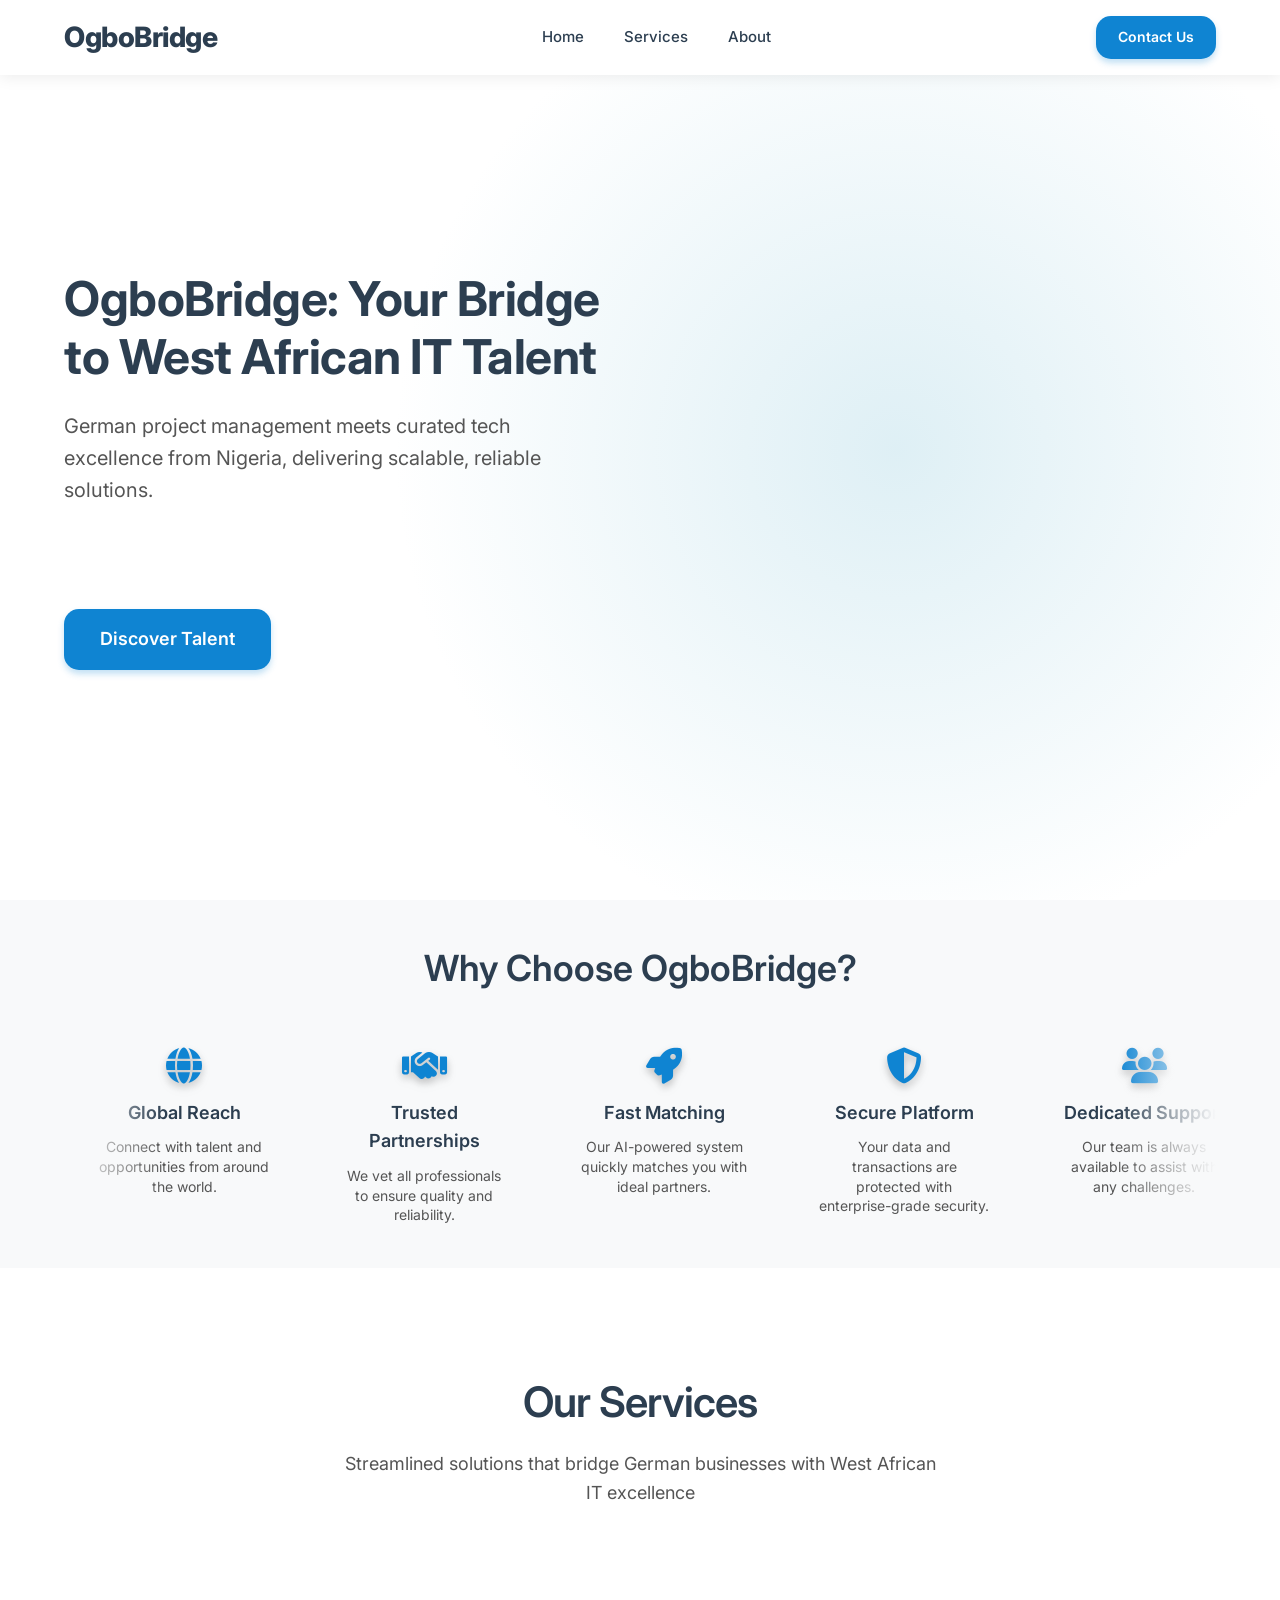
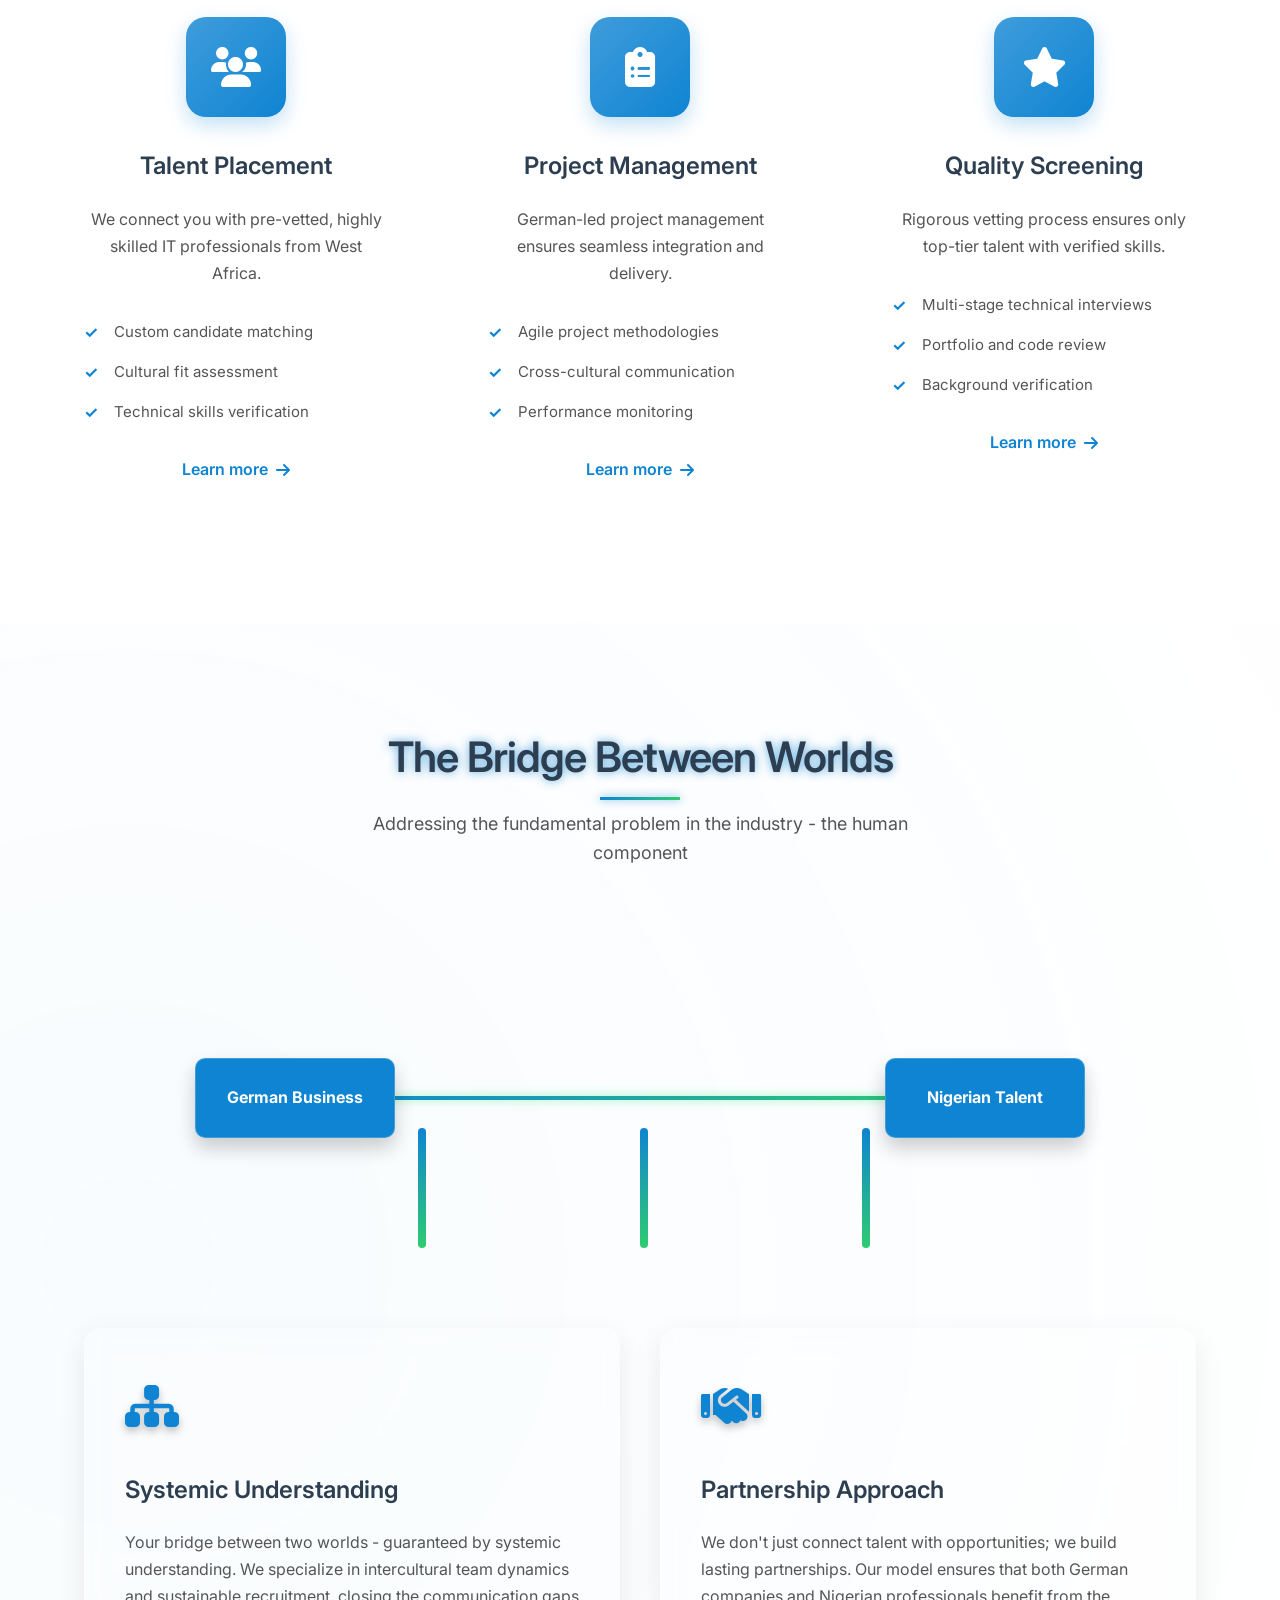
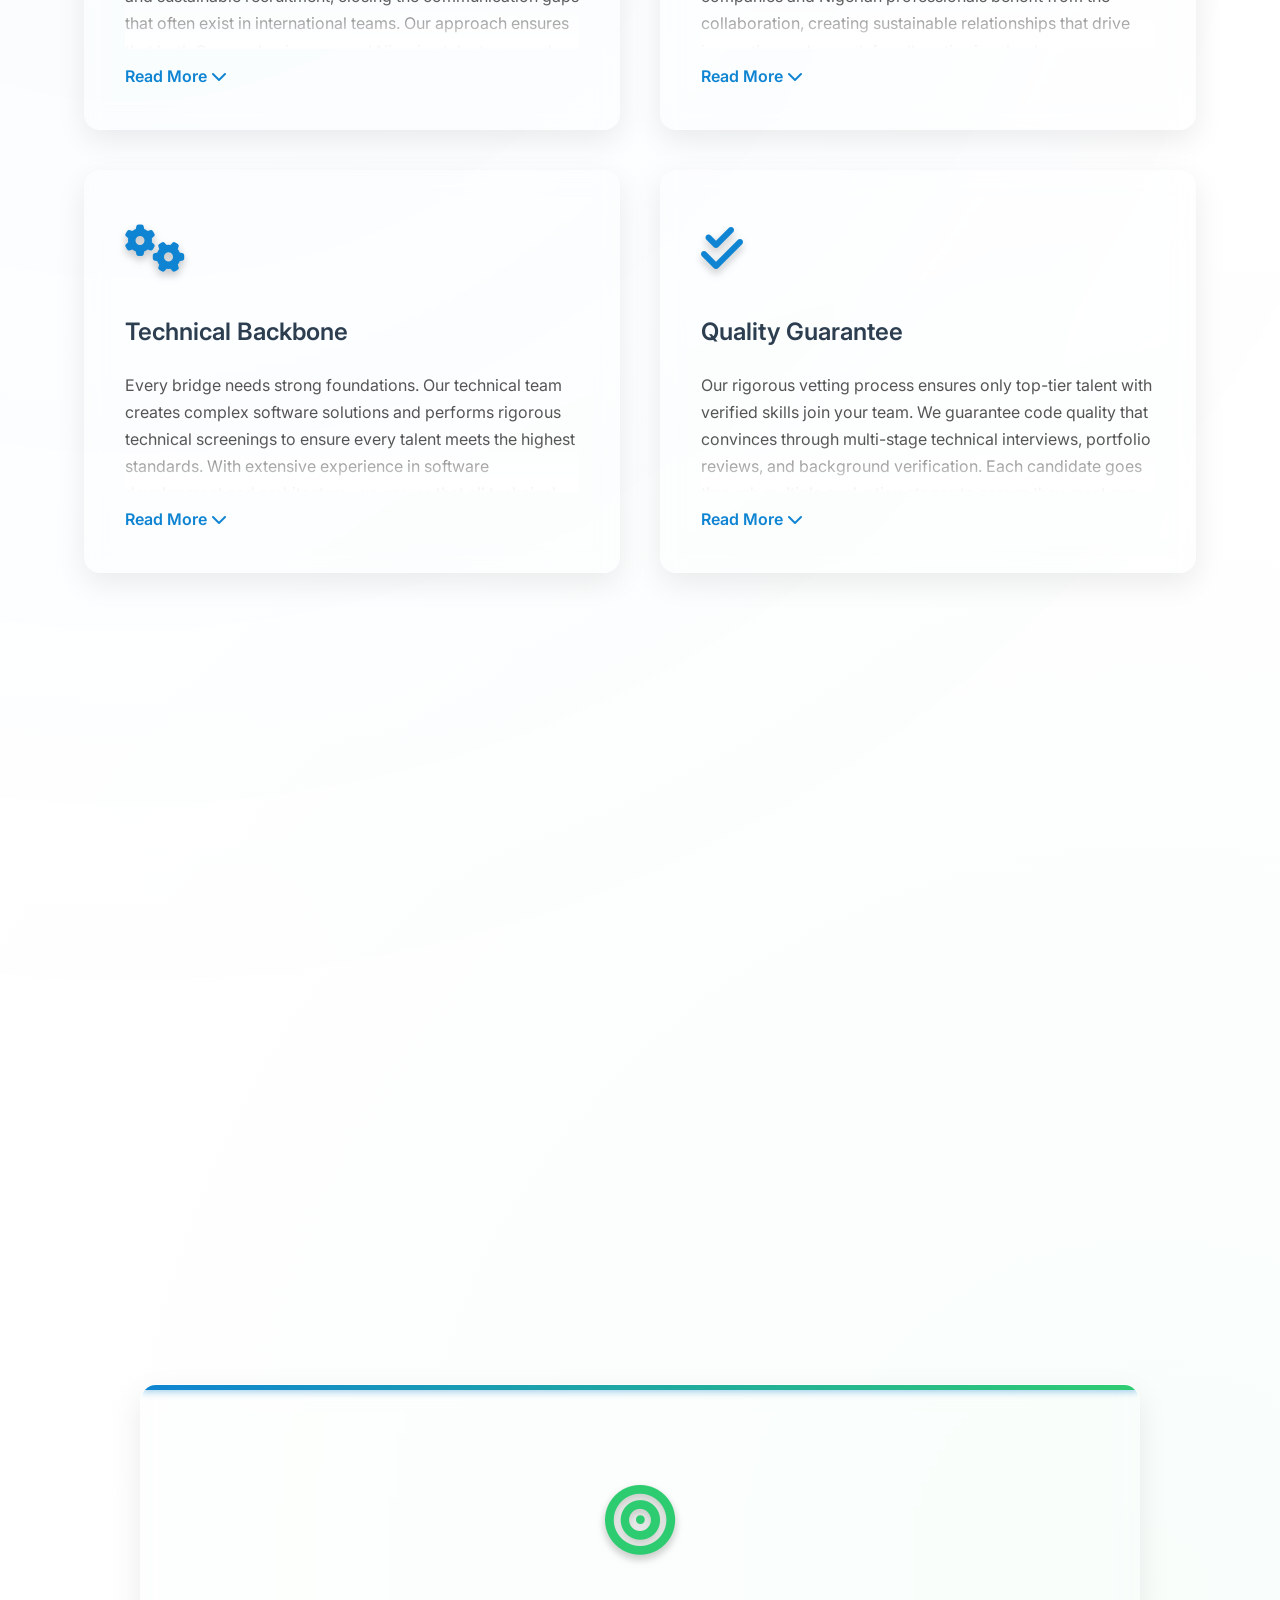
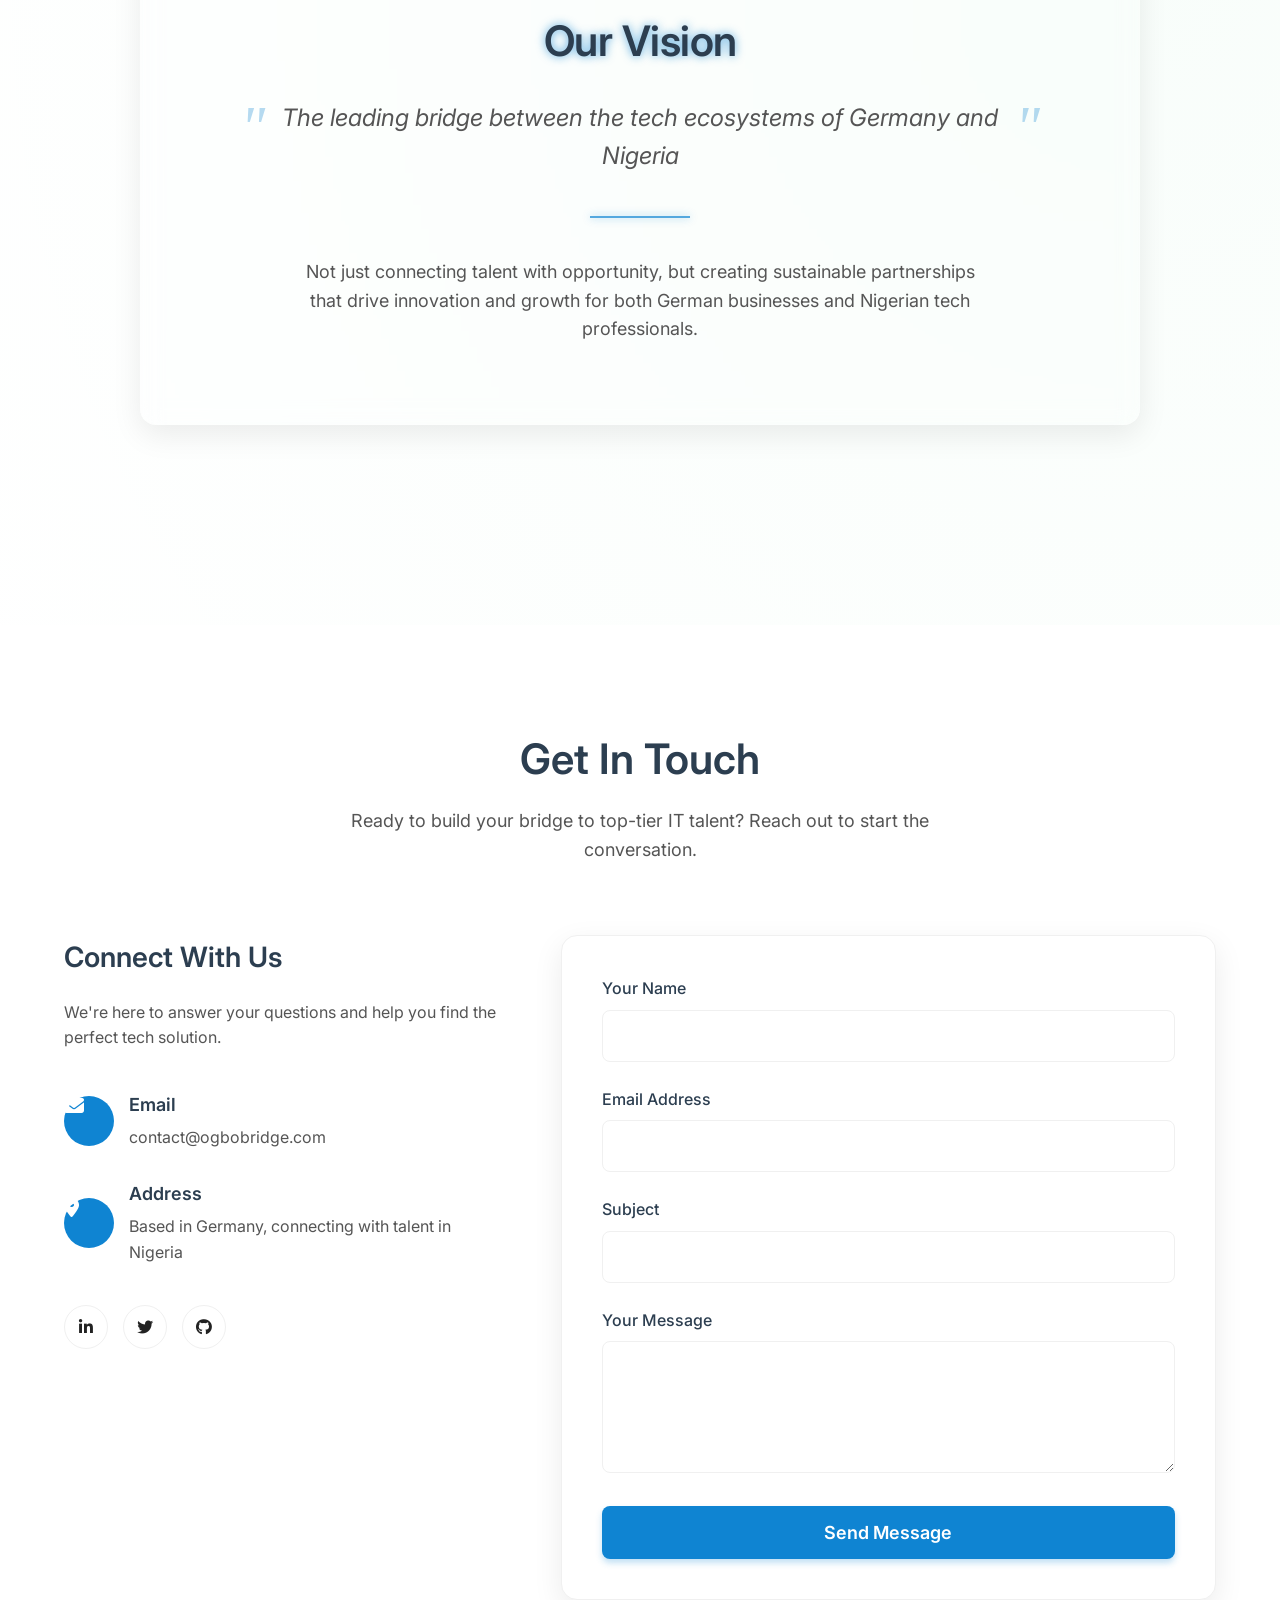
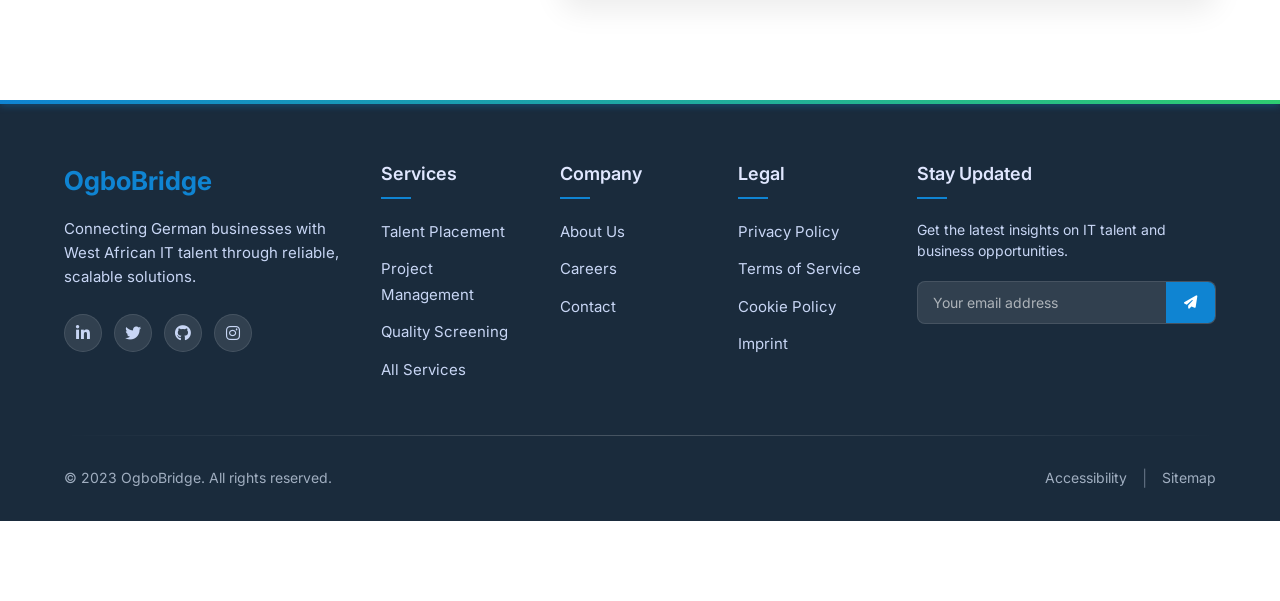
<file: index.html>
<!DOCTYPE html>
<html lang="en">
<head>
    <meta charset="UTF-8">
    <meta name="viewport" content="width=device-width, initial-scale=1.0">
    <title>OgboBridge - Connecting Talent with Opportunity</title>
    <link rel="stylesheet" href="css/style.css">
    <link rel="stylesheet" href="https://cdnjs.cloudflare.com/ajax/libs/font-awesome/6.4.0/css/all.min.css">
    <link href="https://fonts.googleapis.com/css2?family=Inter:wght@300;400;500;600;700&display=swap" rel="stylesheet">
</head>
<body>
    <!-- Progress Line -->
    <div class="ogbobridge-progress-line" id="ogbobridge-progressLine"></div>

    <!-- Header -->
    <header class="ogbobridge-header">
        <div class="ogbobridge-logo">OgboBridge</div>

        <nav class="ogbobridge-nav" id="ogbobridge-mainNav">
            <ul>
                <li><a href="#ogbobridge-home">Home</a></li>
                <li><a href="services.html">Services</a></li>
                <li><a href="about.html">About</a></li>
            </ul>
        </nav>

        <div class="ogbobridge-header-right">
            <a href="contact.html" class="ogbobridge-contact-btn">Contact Us</a>
        </div>

        <button class="ogbobridge-mobile-menu-btn" id="ogbobridge-mobileMenuBtn">
            <i class="fas fa-bars"></i>
        </button>
    </header>

    <!-- Mobile Bottom Navigation -->
    <div class="ogbobridge-mobile-bottom-nav">
        <a href="#ogbobridge-home" class="ogbobridge-mobile-nav-item ogbobridge-active">
            <i class="fas fa-home"></i>
            <span>Home</span>
        </a>
        <a href="services.html" class="ogbobridge-mobile-nav-item">
            <i class="fas fa-cogs"></i>
            <span>Services</span>
        </a>
        <a href="about.html" class="ogbobridge-mobile-nav-item">
            <i class="fas fa-info-circle"></i>
            <span>About</span>
        </a>
    </div>

    <!-- Hero Section -->
    <section class="ogbobridge-hero" id="ogbobridge-home">
        <div class="ogbobridge-hero-container">
            <div class="ogbobridge-hero-content">
                <div>
                    <h1>OgboBridge: Your Bridge to West African IT Talent</h1>
                    <p>German project management meets curated tech excellence from Nigeria, delivering scalable, reliable solutions.</p>
                </div>
                <a href="#ogbobridge-contact" class="ogbobridge-cta-button">Discover Talent</a>
            </div>
            <div class="ogbobridge-hero-image">
                <div class="ogbobridge-video-wrapper">
                    <video autoplay muted loop playsinline>
                        <source src="video/hero-video.mp4" type="video/mp4">
                        Your browser does not support the video tag.
                    </video>
                </div>
            </div>
        </div>
    </section>

    <!-- Horizontal Scrolling Features Section -->
    <section class="ogbobridge-scrolling-features">
        <h2 class="ogbobridge-scroll-animate">Why Choose OgboBridge?</h2>
        <div class="ogbobridge-scroll-container" id="ogbobridge-scrollContainer">
            <div class="ogbobridge-scroll-content" id="ogbobridge-scrollContent">
                <!-- Original set -->
                <div class="ogbobridge-feature-item ogbobridge-scroll-animate ogbobridge-delay-1">
                    <i class="fas fa-globe ogbobridge-feature-icon-3d"></i>
                    <h3>Global Reach</h3>
                    <p>Connect with talent and opportunities from around the world.</p>
                </div>
                <div class="ogbobridge-feature-item ogbobridge-scroll-animate ogbobridge-delay-2">
                    <i class="fas fa-handshake ogbobridge-feature-icon-3d"></i>
                    <h3>Trusted Partnerships</h3>
                    <p>We vet all professionals to ensure quality and reliability.</p>
                </div>
                <div class="ogbobridge-feature-item ogbobridge-scroll-animate ogbobridge-delay-3">
                    <i class="fas fa-rocket ogbobridge-feature-icon-3d"></i>
                    <h3>Fast Matching</h3>
                    <p>Our AI-powered system quickly matches you with ideal partners.</p>
                </div>
                <div class="ogbobridge-feature-item ogbobridge-scroll-animate ogbobridge-delay-4">
                    <i class="fas fa-shield-alt ogbobridge-feature-icon-3d"></i>
                    <h3>Secure Platform</h3>
                    <p>Your data and transactions are protected with enterprise-grade security.</p>
                </div>
                <div class="ogbobridge-feature-item ogbobridge-scroll-animate ogbobridge-delay-5">
                    <i class="fas fa-users ogbobridge-feature-icon-3d"></i>
                    <h3>Dedicated Support</h3>
                    <p>Our team is always available to assist with any challenges.</p>
                </div>
                <!-- Duplicate set for seamless looping -->
                <div class="ogbobridge-feature-item">
                    <i class="fas fa-globe ogbobridge-feature-icon-3d"></i>
                    <h3>Global Reach</h3>
                    <p>Connect with talent and opportunities from around the world.</p>
                </div>
                <div class="ogbobridge-feature-item">
                    <i class="fas fa-handshake ogbobridge-feature-icon-3d"></i>
                    <h3>Trusted Partnerships</h3>
                    <p>We vet all professionals to ensure quality and reliability.</p>
                </div>
                <div class="ogbobridge-feature-item">
                    <i class="fas fa-rocket ogbobridge-feature-icon-3d"></i>
                    <h3>Fast Matching</h3>
                    <p>Our AI-powered system quickly matches you with ideal partners.</p>
                </div>
                <div class="ogbobridge-feature-item">
                    <i class="fas fa-shield-alt ogbobridge-feature-icon-3d"></i>
                    <h3>Secure Platform</h3>
                    <p>Your data and transactions are protected with enterprise-grade security.</p>
                </div>
                <div class="ogbobridge-feature-item">
                    <i class="fas fa-users ogbobridge-feature-icon-3d"></i>
                    <h3>Dedicated Support</h3>
                    <p>Our team is always available to assist with any challenges.</p>
                </div>
            </div>
        </div>
    </section>

    <!-- Services Section -->
    <section class="ogbobridge-services" id="ogbobridge-services">
        <div class="ogbobridge-services-container">
            <div class="ogbobridge-services-header ogbobridge-scroll-animate">
                <h2>Our Services</h2>
                <p>Streamlined solutions that bridge German businesses with West African IT excellence</p>
            </div>
            <div class="ogbobridge-services-grid">
                <div class="ogbobridge-service-item ogbobridge-scroll-animate ogbobridge-delay-1">
                    <div class="ogbobridge-service-icon-3d">
                        <i class="fas fa-users"></i>
                    </div>
                    <h3>Talent Placement</h3>
                    <p>We connect you with pre-vetted, highly skilled IT professionals from West Africa.</p>
                    <ul class="ogbobridge-service-features">
                        <li>Custom candidate matching</li>
                        <li>Cultural fit assessment</li>
                        <li>Technical skills verification</li>
                    </ul>
                    <a href="#ogbobridge-contact" class="ogbobridge-service-link">Learn more <i class="fas fa-arrow-right"></i></a>
                </div>
                <div class="ogbobridge-service-item ogbobridge-scroll-animate ogbobridge-delay-2">
                    <div class="ogbobridge-service-icon-3d">
                        <i class="fas fa-clipboard-list"></i>
                    </div>
                    <h3>Project Management</h3>
                    <p>German-led project management ensures seamless integration and delivery.</p>
                    <ul class="ogbobridge-service-features">
                        <li>Agile project methodologies</li>
                        <li>Cross-cultural communication</li>
                        <li>Performance monitoring</li>
                    </ul>
                    <a href="#ogbobridge-contact" class="ogbobridge-service-link">Learn more <i class="fas fa-arrow-right"></i></a>
                </div>
                <div class="ogbobridge-service-item ogbobridge-scroll-animate ogbobridge-delay-3">
                    <div class="ogbobridge-service-icon-3d">
                        <i class="fas fa-star"></i>
                    </div>
                    <h3>Quality Screening</h3>
                    <p>Rigorous vetting process ensures only top-tier talent with verified skills.</p>
                    <ul class="ogbobridge-service-features">
                        <li>Multi-stage technical interviews</li>
                        <li>Portfolio and code review</li>
                        <li>Background verification</li>
                    </ul>
                    <a href="#ogbobridge-contact" class="ogbobridge-service-link">Learn more <i class="fas fa-arrow-right"></i></a>
                </div>
            </div>
        </div>
    </section>

    <!-- About Us Section -->
    <section class="ogbobridge-about" id="ogbobridge-about">
        <div class="ogbobridge-about-container">
            <div class="ogbobridge-about-header ogbobridge-scroll-animate">
                <h2>The Bridge Between Worlds</h2>
                <p>Addressing the fundamental problem in the industry - the human component</p>
            </div>
            
           <!-- Bridge Visualization -->
            <div class="ogbobridge-bridge-visualization ogbobridge-scroll-animate ogbobridge-delay-1">
                <div class="ogbobridge-bridge-platform ogbobridge-left">German Business</div>
                <div class="ogbobridge-bridge-platform ogbobridge-right">Nigerian Talent</div>
                <div class="ogbobridge-bridge-connection"></div>
                <div class="ogbobridge-bridge-pillar ogbobridge-pillar-1"></div>
                <div class="ogbobridge-bridge-pillar ogbobridge-pillar-2"></div>
                <div class="ogbobridge-bridge-pillar ogbobridge-pillar-3"></div>
                
                <!-- Left side flows -->
                <div class="ogbobridge-data-flow ogbobridge-flow-left-1"></div>
                <div class="ogbobridge-data-flow ogbobridge-flow-left-2"></div>
                <div class="ogbobridge-data-flow ogbobridge-flow-left-3"></div>
                <div class="ogbobridge-data-flow ogbobridge-flow-left-4"></div>
                
                <!-- Right side flows -->
                <div class="ogbobridge-data-flow ogbobridge-flow-right-1"></div>
                <div class="ogbobridge-data-flow ogbobridge-flow-right-2"></div>
                <div class="ogbobridge-data-flow ogbobridge-flow-right-3"></div>
                <div class="ogbobridge-data-flow ogbobridge-flow-right-4"></div>
            </div>
            
            <!-- Story Sections -->
            <div class="ogbobridge-story-sections">
                <div class="ogbobridge-story-card ogbobridge-scroll-animate ogbobridge-delay-1">
                    <div class="ogbobridge-story-icon-3d">
                        <i class="fas fa-sitemap"></i>
                    </div>
                    <h3>Systemic Understanding</h3>
                    <div class="ogbobridge-story-text ogbobridge-short">
                        <p>Your bridge between two worlds - guaranteed by systemic understanding. We specialize in intercultural team dynamics and sustainable recruitment, closing the communication gaps that often exist in international teams. Our approach ensures that both German businesses and Nigerian talent can work together effectively, overcoming cultural and communication barriers.</p>
                    </div>
                    <span class="ogbobridge-read-more">Read More</span>
                </div>
                
                <div class="ogbobridge-story-card ogbobridge-scroll-animate ogbobridge-delay-2">
                    <div class="ogbobridge-story-icon-3d">
                        <i class="fas fa-handshake"></i>
                    </div>
                    <h3>Partnership Approach</h3>
                    <div class="ogbobridge-story-text ogbobridge-short">
                        <p>We don't just connect talent with opportunities; we build lasting partnerships. Our model ensures that both German companies and Nigerian professionals benefit from the collaboration, creating sustainable relationships that drive innovation and growth for all parties involved.</p>
                    </div>
                    <span class="ogbobridge-read-more">Read More</span>
                </div>
                
                <div class="ogbobridge-story-card ogbobridge-scroll-animate ogbobridge-delay-3">
                    <div class="ogbobridge-story-icon-3d">
                        <i class="fas fa-cogs"></i>
                    </div>
                    <h3>Technical Backbone</h3>
                    <div class="ogbobridge-story-text ogbobridge-short">
                        <p>Every bridge needs strong foundations. Our technical team creates complex software solutions and performs rigorous technical screenings to ensure every talent meets the highest standards. With extensive experience in software development and architecture, we ensure that all technical aspects are handled professionally.</p>
                    </div>
                    <span class="ogbobridge-read-more">Read More</span>
                </div>
                
                <div class="ogbobridge-story-card ogbobridge-scroll-animate ogbobridge-delay-4">
                    <div class="ogbobridge-story-icon-3d">
                        <i class="fas fa-check-double"></i>
                    </div>
                    <h3>Quality Guarantee</h3>
                    <div class="ogbobridge-story-text ogbobridge-short">
                        <p>Our rigorous vetting process ensures only top-tier talent with verified skills join your team. We guarantee code quality that convinces through multi-stage technical interviews, portfolio reviews, and background verification. Each candidate goes through multiple evaluation stages to ensure they meet our high standards for technical excellence and professionalism.</p>
                    </div>
                    <span class="ogbobridge-read-more">Read More</span>
                </div>
            </div>

               <!-- CEO Section -->
            <div class="ogbobridge-ceo-section ogbobridge-scroll-animate ogbobridge-delay-1">
                <div class="ogbobridge-ceo-image">
                    <div class="ogbobridge-ceo-avatar">
                        <!-- Replace with actual CEO image -->
                        <i class="fas fa-user-tie"></i>
                        <!-- <img src="ceo-kevin-pamme-jack-ogbo.jpg" alt="Kevin Pamme Jack Ogbo"> -->
                    </div>
                </div>
                <div class="ogbobridge-ceo-info">
                    <h3>Kevin Pamme Jack Ogbo</h3>
                    <div class="ogbobridge-ceo-title">CEO & Founder</div>
                    <p>With over 10 years of experience in international business and technology consulting, Kevin founded OgboBridge to create meaningful connections between German companies and Nigerian tech talent. His unique understanding of both cultures and business environments enables him to bridge gaps that others cannot.</p>
                    <p>Kevin's vision for OgboBridge is to establish a sustainable ecosystem where German precision and Nigerian innovation work together to create world-class technology solutions.</p>
                    <div class="ogbobridge-ceo-expertise">
                        <span class="ogbobridge-expertise-tag">International Business</span>
                        <span class="ogbobridge-expertise-tag">Cross-Cultural Communication</span>
                        <span class="ogbobridge-expertise-tag">Technology Consulting</span>
                        <span class="ogbobridge-expertise-tag">Strategic Partnerships</span>
                        <span class="ogbobridge-expertise-tag">Talent Development</span>
                    </div>
                </div>
            </div>
            
            <!-- Vision Section -->
            <div class="ogbobridge-vision-section ogbobridge-scroll-animate ogbobridge-delay-1">
                <div class="ogbobridge-vision-container">
                    <div class="ogbobridge-vision-icon-3d">
                        <i class="fas fa-bullseye"></i>
                    </div>
                    <h3>Our Vision</h3>
                    <div class="ogbobridge-vision-quote">
                        The leading bridge between the tech ecosystems of Germany and Nigeria
                    </div>
                    <div class="ogbobridge-vision-divider"></div>
                    <p class="ogbobridge-vision-subtext">
                        Not just connecting talent with opportunity, but creating sustainable partnerships 
                        that drive innovation and growth for both German businesses and Nigerian tech professionals.
                    </p>
                </div>
            </div>
        </div>
    </section>

    <!-- Contact Section -->
    <section class="ogbobridge-contact" id="ogbobridge-contact">
        <div class="ogbobridge-contact-container">
            <div class="ogbobridge-contact-header ogbobridge-scroll-animate">
                <h2>Get In Touch</h2>
                <p>Ready to build your bridge to top-tier IT talent? Reach out to start the conversation.</p>
            </div>
            <div class="ogbobridge-contact-content">
                <div class="ogbobridge-contact-info ogbobridge-scroll-animate ogbobridge-delay-1">
                    <h3>Connect With Us</h3>
                    <p>We're here to answer your questions and help you find the perfect tech solution.</p>
                    
                    <div class="ogbobridge-contact-method">
                        <i class="fas fa-envelope ogbobridge-contact-icon"></i>
                        <div>
                            <h4>Email</h4>
                            <p>contact@ogbobridge.com</p>
                        </div>
                    </div>
                    
                    <div class="ogbobridge-contact-method">
                        <i class="fas fa-map-marker-alt ogbobridge-contact-icon"></i>
                        <div>
                            <h4>Address</h4>
                            <p>Based in Germany, connecting with talent in Nigeria</p>
                        </div>
                    </div>
                    
                    <div class="ogbobridge-social-links">
                        <a href="#" aria-label="LinkedIn"><i class="fab fa-linkedin-in"></i></a>
                        <a href="#" aria-label="Twitter"><i class="fab fa-twitter"></i></a>
                        <a href="#" aria-label="GitHub"><i class="fab fa-github"></i></a>
                    </div>
                </div>
                
                <form class="ogbobridge-contact-form ogbobridge-scroll-animate ogbobridge-delay-2" action="/action_page.php">
                    <div class="ogbobridge-form-group">
                        <label for="ogbobridge-name">Your Name</label>
                        <input type="text" id="ogbobridge-name" name="name" required>
                    </div>
                    
                    <div class="ogbobridge-form-group">
                        <label for="ogbobridge-email">Email Address</label>
                        <input type="email" id="ogbobridge-email" name="email" required>
                    </div>
                    
                    <div class="ogbobridge-form-group">
                        <label for="ogbobridge-subject">Subject</label>
                        <input type="text" id="ogbobridge-subject" name="subject" required>
                    </div>
                    
                    <div class="ogbobridge-form-group">
                        <label for="ogbobridge-message">Your Message</label>
                        <textarea id="ogbobridge-message" name="message" rows="5" required></textarea>
                    </div>
                    
                    <button type="submit" class="ogbobridge-submit-btn">Send Message</button>
                </form>
            </div>
        </div>
    </section>

    <!-- Footer -->
    <footer class="ogbobridge-footer">
        <div class="ogbobridge-footer-container">
            <div class="ogbobridge-footer-top">
                <div class="ogbobridge-footer-column">
                    <div class="ogbobridge-footer-logo">OgboBridge</div>
                    <p class="ogbobridge-footer-description">Connecting German businesses with West African IT talent through reliable, scalable solutions.</p>
                    <div class="ogbobridge-footer-social">
                        <a href="#" aria-label="LinkedIn" class="ogbobridge-social-link">
                            <i class="fab fa-linkedin-in"></i>
                        </a>
                        <a href="#" aria-label="Twitter" class="ogbobridge-social-link">
                            <i class="fab fa-twitter"></i>
                        </a>
                        <a href="#" aria-label="GitHub" class="ogbobridge-social-link">
                            <i class="fab fa-github"></i>
                        </a>
                        <a href="#" aria-label="Instagram" class="ogbobridge-social-link">
                            <i class="fab fa-instagram"></i>
                        </a>
                    </div>
                </div>
                
                <div class="ogbobridge-footer-column">
                    <h4>Services</h4>
                    <ul class="ogbobridge-footer-links">
                        <li><a href="#ogbobridge-services">Talent Placement</a></li>
                        <li><a href="#ogbobridge-services">Project Management</a></li>
                        <li><a href="#ogbobridge-services">Quality Screening</a></li>
                        <li><a href="#ogbobridge-services">All Services</a></li>
                    </ul>
                </div>
                
                <div class="ogbobridge-footer-column">
                    <h4>Company</h4>
                    <ul class="ogbobridge-footer-links">
                        <li><a href="#ogbobridge-about">About Us</a></li>
                        <li><a href="#">Careers</a></li>
                        <li><a href="#ogbobridge-contact">Contact</a></li>
                    </ul>
                </div>
                
                <div class="ogbobridge-footer-column">
                    <h4>Legal</h4>
                    <ul class="ogbobridge-footer-links">
                        <li><a href="#">Privacy Policy</a></li>
                        <li><a href="#">Terms of Service</a></li>
                        <li><a href="#">Cookie Policy</a></li>
                        <li><a href="#">Imprint</a></li>
                    </ul>
                </div>
                
                <div class="ogbobridge-footer-column">
                    <h4>Stay Updated</h4>
                    <p class="ogbobridge-newsletter-description">Get the latest insights on IT talent and business opportunities.</p>
                    <form class="ogbobridge-newsletter-form">
                        <div class="ogbobridge-input-group">
                            <input type="email" placeholder="Your email address" required>
                            <button type="submit" class="ogbobridge-newsletter-btn">
                                <i class="fas fa-paper-plane"></i>
                            </button>
                        </div>
                    </form>
                </div>
            </div>
            
            <div class="ogbobridge-footer-divider"></div>
            
            <div class="ogbobridge-footer-bottom">
                <div class="ogbobridge-footer-bottom-left">
                    <p class="ogbobridge-copyright">&copy; 2023 OgboBridge. All rights reserved.</p>
                </div>
                <div class="ogbobridge-footer-bottom-right">
                    <div class="ogbobridge-footer-legal-links">
                        <a href="#">Accessibility</a>
                        <span class="ogbobridge-separator">|</span>
                        <a href="#">Sitemap</a>
                    </div>
                </div>
            </div>
        </div>
    </footer>

    <!-- JavaScript -->
    <script src="src/main.js"></script>
</body>
</html>
</file>
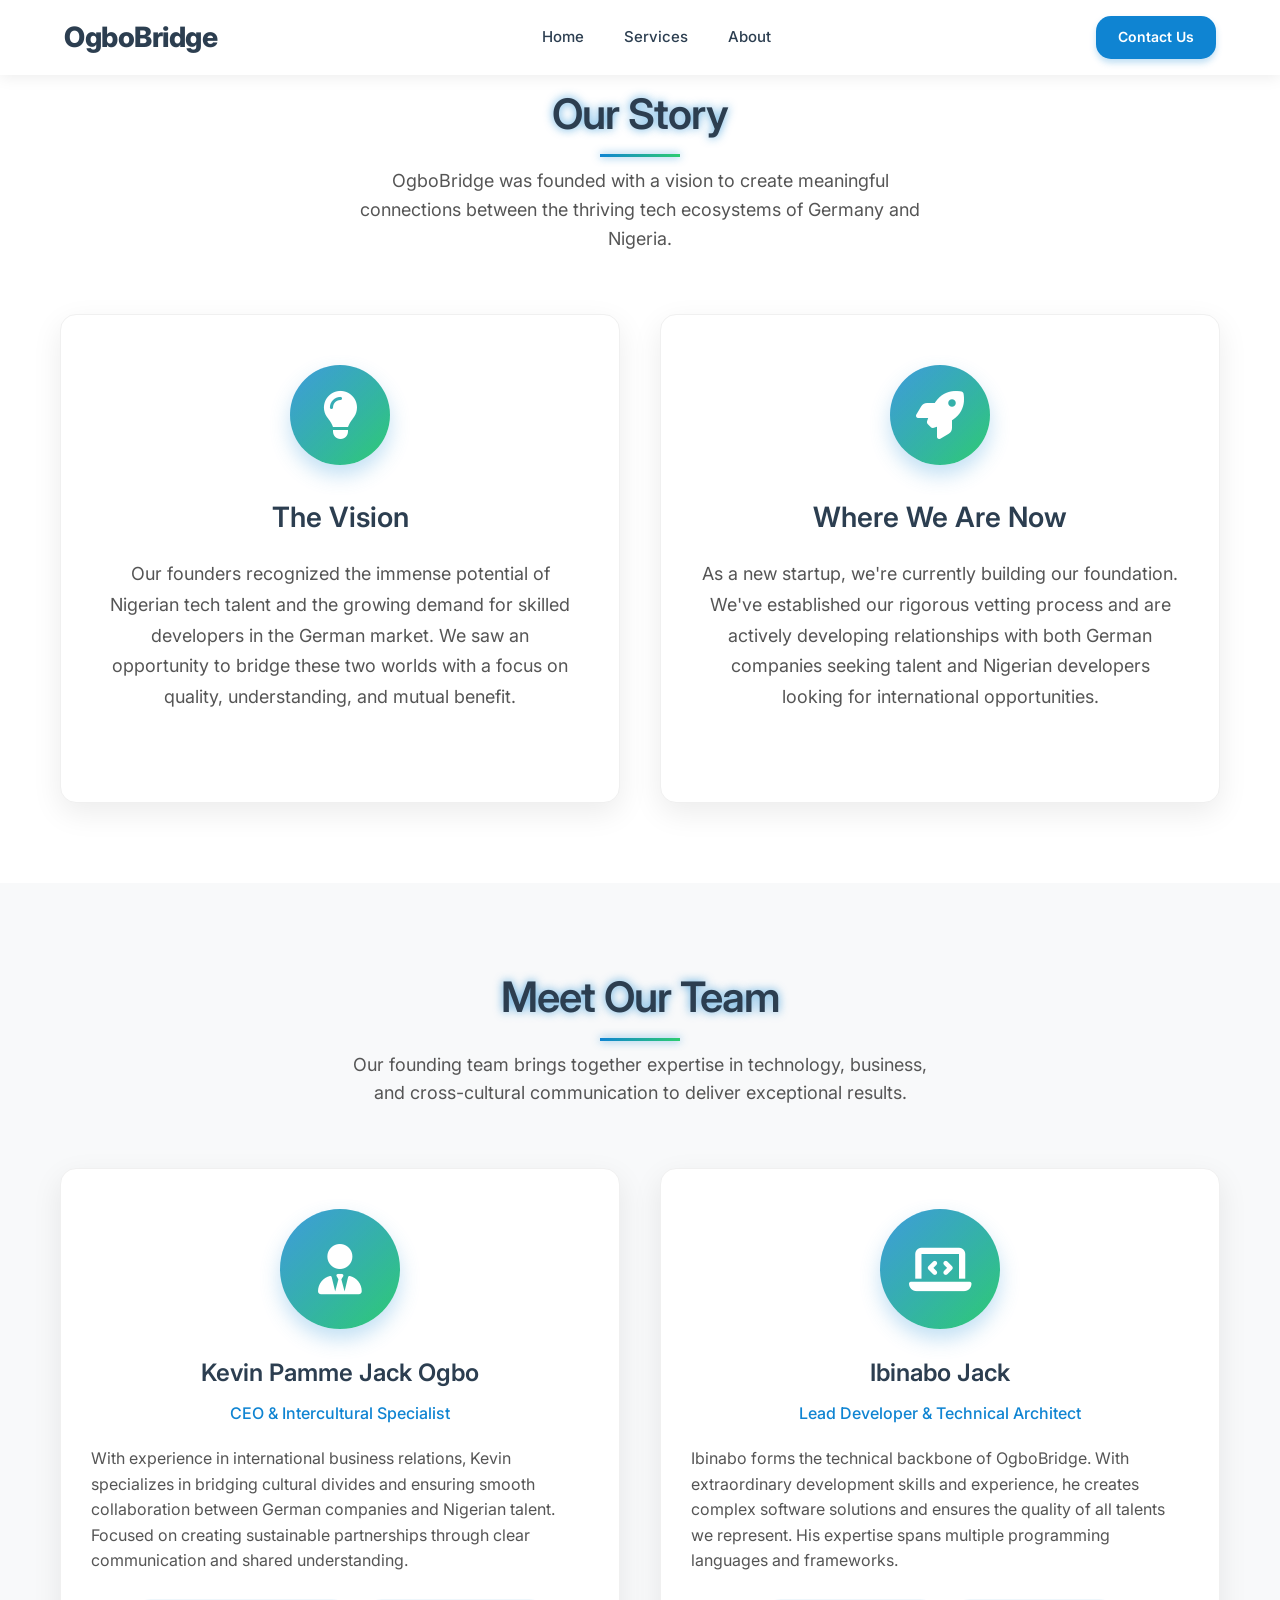
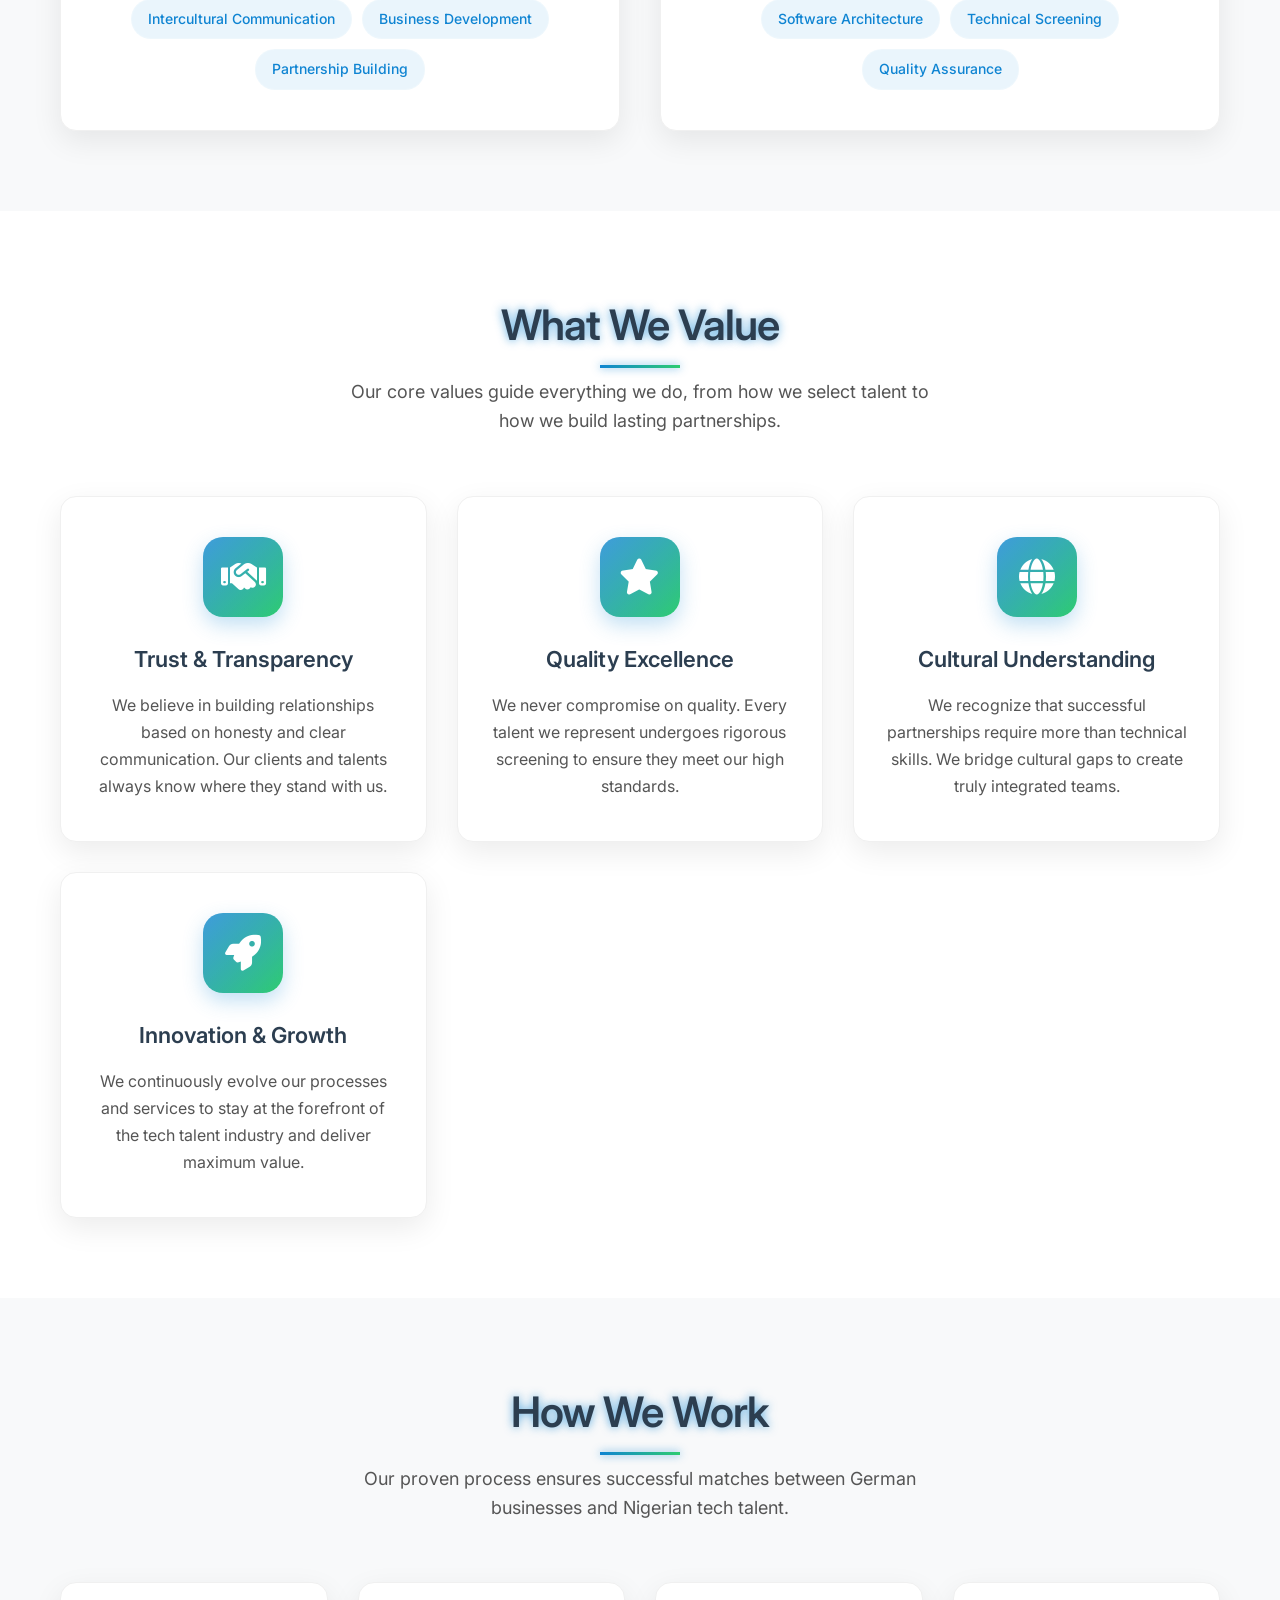
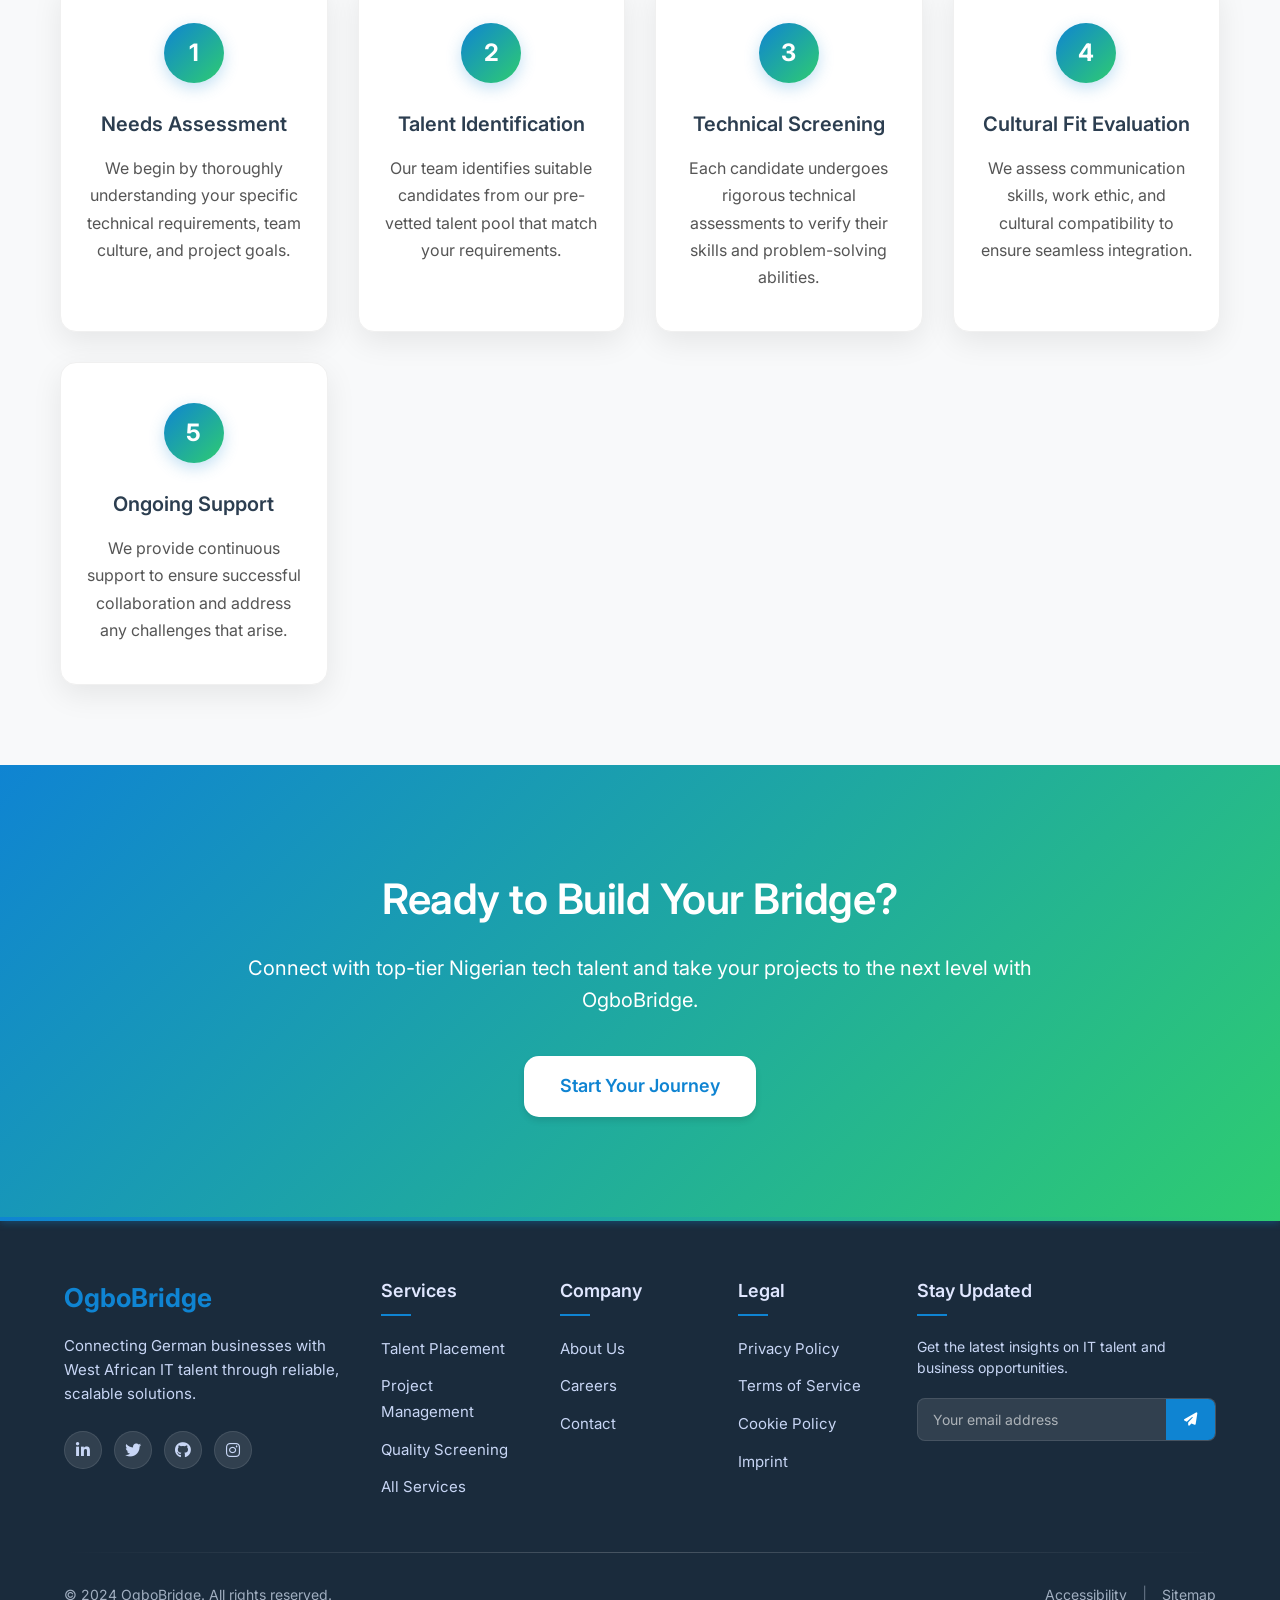
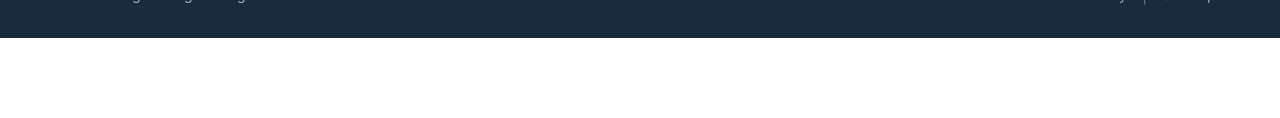
<file: about.html>
<!DOCTYPE html>
<html lang="en">
<head>
    <meta charset="UTF-8">
    <meta name="viewport" content="width=device-width, initial-scale=1.0">
    <title>About Us - OgboBridge</title>
    <link rel="stylesheet" href="css/style.css">
    <link rel="stylesheet" href="https://cdnjs.cloudflare.com/ajax/libs/font-awesome/6.4.0/css/all.min.css">
    <link href="https://fonts.googleapis.com/css2?family=Inter:wght@300;400;500;600;700&display=swap" rel="stylesheet">
</head>
<body>
     <!-- Header -->
    <header class="ogbobridge-header">
        <div class="ogbobridge-logo">OgboBridge</div>

        <nav class="ogbobridge-nav" id="ogbobridge-mainNav">
            <ul>
                <li><a href="index.html">Home</a></li>
                <li><a href="services.html">Services</a></li>
                <li><a href="about.html">About</a></li>
            </ul>
        </nav>

        <div class="ogbobridge-header-right">
            <a href="contact.html" class="ogbobridge-contact-btn">Contact Us</a>
        </div>

        <button class="ogbobridge-mobile-menu-btn" id="ogbobridge-mobileMenuBtn">
            <i class="fas fa-bars"></i>
        </button>
    </header>

    <!-- Mobile Bottom Navigation -->
    <div class="ogbobridge-mobile-bottom-nav">
        <a href="index.html" class="ogbobridge-mobile-nav-item ogbobridge-active">
            <i class="fas fa-home"></i>
            <span>Home</span>
        </a>
        <a href="services.html" class="ogbobridge-mobile-nav-item">
            <i class="fas fa-cogs"></i>
            <span>Services</span>
        </a>
        <a href="about.html" class="ogbobridge-mobile-nav-item">
            <i class="fas fa-info-circle"></i>
            <span>About</span>
        </a>
    </div>
    <!-- Our Story Section -->
    <section class="ogbobridge-about-story">
        <div class="ogbobridge-about-container">
            <div class="ogbobridge-about-header ogbobridge-about-scroll-animate">
                <h2 data-i18n="about.story.title">Our Story</h2>
                <p data-i18n="about.story.subtitle">OgboBridge was founded with a vision to create meaningful connections between the thriving tech ecosystems of Germany and Nigeria.</p>
            </div>
            
            <div class="ogbobridge-about-journey">
                <div class="ogbobridge-about-journey-card ogbobridge-about-scroll-animate ogbobridge-delay-1">
                    <div class="ogbobridge-about-journey-icon">
                        <i class="fas fa-lightbulb"></i>
                    </div>
                    <h3 data-i18n="about.story.vision.title">The Vision</h3>
                    <p data-i18n="about.story.vision.desc">Our founders recognized the immense potential of Nigerian tech talent and the growing demand for skilled developers in the German market. We saw an opportunity to bridge these two worlds with a focus on quality, understanding, and mutual benefit.</p>
                    <div class="ogbobridge-about-journey-stats">
                      
                    </div>
                </div>
                
                <div class="ogbobridge-about-journey-card ogbobridge-about-scroll-animate ogbobridge-delay-2">
                    <div class="ogbobridge-about-journey-icon">
                        <i class="fas fa-rocket"></i>
                    </div>
                    <h3 data-i18n="about.story.present.title">Where We Are Now</h3>
                    <p data-i18n="about.story.present.desc">As a new startup, we're currently building our foundation. We've established our rigorous vetting process and are actively developing relationships with both German companies seeking talent and Nigerian developers looking for international opportunities.</p>
                    <div class="ogbobridge-about-journey-stats">
                    </div>
                </div>
            </div>
        </div>
    </section>

    <!-- Meet Our Team Section -->
    <section class="ogbobridge-about-team ogbobridge-about-bg">
        <div class="ogbobridge-about-container">
            <div class="ogbobridge-about-header ogbobridge-about-scroll-animate">
                <h2 data-i18n="about.team.title">Meet Our Team</h2>
                <p data-i18n="about.team.subtitle">Our founding team brings together expertise in technology, business, and cross-cultural communication to deliver exceptional results.</p>
            </div>
            
            <div class="ogbobridge-about-team-grid">
                <div class="ogbobridge-about-team-card ogbobridge-about-scroll-animate ogbobridge-delay-1">
                    <div class="ogbobridge-about-member-avatar">
                        <i class="fas fa-user-tie"></i>
                    </div>
                    <div class="ogbobridge-about-member-info">
                        <h3>Kevin Pamme Jack Ogbo</h3>
                        <p data-i18n="about.team.german.role">CEO & Intercultural Specialist</p>
                    </div>
                    <div class="ogbobridge-about-member-bio">
                        <p data-i18n="about.team.german.bio">With experience in international business relations, Kevin specializes in bridging cultural divides and ensuring smooth collaboration between German companies and Nigerian talent. Focused on creating sustainable partnerships through clear communication and shared understanding.</p>
                    </div>
                    <div class="ogbobridge-about-member-expertise">
                        <span class="ogbobridge-about-expertise-tag" data-i18n="about.team.german.expertise1">Intercultural Communication</span>
                        <span class="ogbobridge-about-expertise-tag" data-i18n="about.team.german.expertise2">Business Development</span>
                        <span class="ogbobridge-about-expertise-tag" data-i18n="about.team.german.expertise3">Partnership Building</span>
                    </div>
                </div>
                
                <div class="ogbobridge-about-team-card ogbobridge-about-scroll-animate ogbobridge-delay-2">
                    <div class="ogbobridge-about-member-avatar">
                        <i class="fas fa-laptop-code"></i>
                    </div>
                    <div class="ogbobridge-about-member-info">
                        <h3 data-i18n="about.team.ibinabo.name">Ibinabo Jack</h3>
                        <p data-i18n="about.team.ibinabo.role">Lead Developer & Technical Architect</p>
                    </div>
                    <div class="ogbobridge-about-member-bio">
                        <p data-i18n="about.team.ibinabo.bio">Ibinabo forms the technical backbone of OgboBridge. With extraordinary development skills and experience, he creates complex software solutions and ensures the quality of all talents we represent. His expertise spans multiple programming languages and frameworks.</p>
                    </div>
                    <div class="ogbobridge-about-member-expertise">
                        <span class="ogbobridge-about-expertise-tag" data-i18n="about.team.ibinabo.expertise1">Software Architecture</span>
                        <span class="ogbobridge-about-expertise-tag" data-i18n="about.team.ibinabo.expertise2">Technical Screening</span>
                        <span class="ogbobridge-about-expertise-tag" data-i18n="about.team.ibinabo.expertise3">Quality Assurance</span>
                    </div>
                </div>
            </div>
        </div>
    </section>

    <!-- What We Value Section -->
    <section class="ogbobridge-about-values">
        <div class="ogbobridge-about-container">
            <div class="ogbobridge-about-header ogbobridge-about-scroll-animate">
                <h2 data-i18n="about.values.title">What We Value</h2>
                <p data-i18n="about.values.subtitle">Our core values guide everything we do, from how we select talent to how we build lasting partnerships.</p>
            </div>
            
            <div class="ogbobridge-about-values-grid">
                <div class="ogbobridge-about-value-card ogbobridge-about-scroll-animate ogbobridge-delay-1">
                    <div class="ogbobridge-about-value-icon">
                        <i class="fas fa-handshake"></i>
                    </div>
                    <h3 data-i18n="about.values.trust.title">Trust & Transparency</h3>
                    <p data-i18n="about.values.trust.desc">We believe in building relationships based on honesty and clear communication. Our clients and talents always know where they stand with us.</p>
                </div>
                
                <div class="ogbobridge-about-value-card ogbobridge-about-scroll-animate ogbobridge-delay-2">
                    <div class="ogbobridge-about-value-icon">
                        <i class="fas fa-star"></i>
                    </div>
                    <h3 data-i18n="about.values.quality.title">Quality Excellence</h3>
                    <p data-i18n="about.values.quality.desc">We never compromise on quality. Every talent we represent undergoes rigorous screening to ensure they meet our high standards.</p>
                </div>
                
                <div class="ogbobridge-about-value-card ogbobridge-about-scroll-animate ogbobridge-delay-3">
                    <div class="ogbobridge-about-value-icon">
                        <i class="fas fa-globe"></i>
                    </div>
                    <h3 data-i18n="about.values.culture.title">Cultural Understanding</h3>
                    <p data-i18n="about.values.culture.desc">We recognize that successful partnerships require more than technical skills. We bridge cultural gaps to create truly integrated teams.</p>
                </div>
                
                <div class="ogbobridge-about-value-card ogbobridge-about-scroll-animate ogbobridge-delay-4">
                    <div class="ogbobridge-about-value-icon">
                        <i class="fas fa-rocket"></i>
                    </div>
                    <h3 data-i18n="about.values.innovation.title">Innovation & Growth</h3>
                    <p data-i18n="about.values.innovation.desc">We continuously evolve our processes and services to stay at the forefront of the tech talent industry and deliver maximum value.</p>
                </div>
            </div>
        </div>
    </section>

    <!-- How We Work Section -->
    <section class="ogbobridge-about-process ogbobridge-about-bg">
        <div class="ogbobridge-about-container">
            <div class="ogbobridge-about-header ogbobridge-about-scroll-animate">
                <h2 data-i18n="about.process.title">How We Work</h2>
                <p data-i18n="about.process.subtitle">Our proven process ensures successful matches between German businesses and Nigerian tech talent.</p>
            </div>
            
            <div class="ogbobridge-about-process-steps">
                <div class="ogbobridge-about-process-step ogbobridge-about-scroll-animate ogbobridge-delay-1">
                    <div class="ogbobridge-about-step-number">1</div>
                    <h3 data-i18n="about.process.step1.title">Needs Assessment</h3>
                    <p data-i18n="about.process.step1.desc">We begin by thoroughly understanding your specific technical requirements, team culture, and project goals.</p>
                </div>
                
                <div class="ogbobridge-about-process-step ogbobridge-about-scroll-animate ogbobridge-delay-2">
                    <div class="ogbobridge-about-step-number">2</div>
                    <h3 data-i18n="about.process.step2.title">Talent Identification</h3>
                    <p data-i18n="about.process.step2.desc">Our team identifies suitable candidates from our pre-vetted talent pool that match your requirements.</p>
                </div>
                
                <div class="ogbobridge-about-process-step ogbobridge-about-scroll-animate ogbobridge-delay-3">
                    <div class="ogbobridge-about-step-number">3</div>
                    <h3 data-i18n="about.process.step3.title">Technical Screening</h3>
                    <p data-i18n="about.process.step3.desc">Each candidate undergoes rigorous technical assessments to verify their skills and problem-solving abilities.</p>
                </div>
                
                <div class="ogbobridge-about-process-step ogbobridge-about-scroll-animate ogbobridge-delay-4">
                    <div class="ogbobridge-about-step-number">4</div>
                    <h3 data-i18n="about.process.step4.title">Cultural Fit Evaluation</h3>
                    <p data-i18n="about.process.step4.desc">We assess communication skills, work ethic, and cultural compatibility to ensure seamless integration.</p>
                </div>
                
                <div class="ogbobridge-about-process-step ogbobridge-about-scroll-animate ogbobridge-delay-5">
                    <div class="ogbobridge-about-step-number">5</div>
                    <h3 data-i18n="about.process.step5.title">Ongoing Support</h3>
                    <p data-i18n="about.process.step5.desc">We provide continuous support to ensure successful collaboration and address any challenges that arise.</p>
                </div>
            </div>
        </div>
    </section>

    <!-- CTA Section -->
    <section class="ogbobridge-about-cta">
        <div class="ogbobridge-about-cta-container">
            <h2 class="ogbobridge-about-scroll-animate" data-i18n="about.cta.title">Ready to Build Your Bridge?</h2>
            <p class="ogbobridge-about-scroll-animate ogbobridge-delay-1" data-i18n="about.cta.subtitle">Connect with top-tier Nigerian tech talent and take your projects to the next level with OgboBridge.</p>
            <a href="contact.html" class="ogbobridge-about-cta-button ogbobridge-about-scroll-animate ogbobridge-delay-2" data-i18n="about.cta.button">Start Your Journey</a>
        </div>
    </section>

    <!-- Footer -->
    <footer class="ogbobridge-footer">
        <div class="ogbobridge-footer-container">
            <div class="ogbobridge-footer-top">
                <div class="ogbobridge-footer-column">
                    <div class="ogbobridge-footer-logo">OgboBridge</div>
                    <p class="ogbobridge-footer-description" data-i18n="footer.description">Connecting German businesses with West African IT talent through reliable, scalable solutions.</p>
                    <div class="ogbobridge-footer-social">
                        <a href="#" aria-label="LinkedIn" class="ogbobridge-social-link">
                            <i class="fab fa-linkedin-in"></i>
                        </a>
                        <a href="#" aria-label="Twitter" class="ogbobridge-social-link">
                            <i class="fab fa-twitter"></i>
                        </a>
                        <a href="#" aria-label="GitHub" class="ogbobridge-social-link">
                            <i class="fab fa-github"></i>
                        </a>
                        <a href="#" aria-label="Instagram" class="ogbobridge-social-link">
                            <i class="fab fa-instagram"></i>
                        </a>
                    </div>
                </div>
                
                <div class="ogbobridge-footer-column">
                    <h4 data-i18n="footer.services">Services</h4>
                    <ul class="ogbobridge-footer-links">
                        <li><a href="services.html" data-i18n="services.talent.title">Talent Placement</a></li>
                        <li><a href="services.html" data-i18n="services.project.title">Project Management</a></li>
                        <li><a href="services.html" data-i18n="services.quality.title">Quality Screening</a></li>
                        <li><a href="services.html" data-i18n="footer.allServices">All Services</a></li>
                    </ul>
                </div>
                
                <div class="ogbobridge-footer-column">
                    <h4 data-i18n="footer.company">Company</h4>
                    <ul class="ogbobridge-footer-links">
                        <li><a href="about.html" data-i18n="footer.about">About Us</a></li>
                        <li><a href="#" data-i18n="footer.careers">Careers</a></li>
                        <li><a href="contact.html" data-i18n="footer.contact">Contact</a></li>
                    </ul>
                </div>
                
                <div class="ogbobridge-footer-column">
                    <h4 data-i18n="footer.legal">Legal</h4>
                    <ul class="ogbobridge-footer-links">
                        <li><a href="#" data-i18n="footer.privacy">Privacy Policy</a></li>
                        <li><a href="#" data-i18n="footer.terms">Terms of Service</a></li>
                        <li><a href="#" data-i18n="footer.cookies">Cookie Policy</a></li>
                        <li><a href="#" data-i18n="footer.imprint">Imprint</a></li>
                    </ul>
                </div>
                
                <div class="ogbobridge-footer-column">
                    <h4 data-i18n="footer.newsletter">Stay Updated</h4>
                    <p class="ogbobridge-newsletter-description" data-i18n="footer.newsletterDesc">Get the latest insights on IT talent and business opportunities.</p>
                    <form class="ogbobridge-newsletter-form">
                        <div class="ogbobridge-input-group">
                            <input type="email" placeholder="Your email address" required>
                            <button type="submit" class="ogbobridge-newsletter-btn">
                                <i class="fas fa-paper-plane"></i>
                            </button>
                        </div>
                    </form>
                </div>
            </div>
            
            <div class="ogbobridge-footer-divider"></div>
            
            <div class="ogbobridge-footer-bottom">
                <div class="ogbobridge-footer-bottom-left">
                    <p class="ogbobridge-copyright" data-i18n="footer.copyright">&copy; 2024 OgboBridge. All rights reserved.</p>
                </div>
                <div class="ogbobridge-footer-bottom-right">
                    <div class="ogbobridge-footer-legal-links">
                        <a href="#" data-i18n="footer.accessibility">Accessibility</a>
                        <span class="ogbobridge-separator">|</span>
                        <a href="#" data-i18n="footer.sitemap">Sitemap</a>
                    </div>
                </div>
            </div>
        </div>
    </footer>

   <script src="src/main.js"></script>


</body>
</html>
</file>
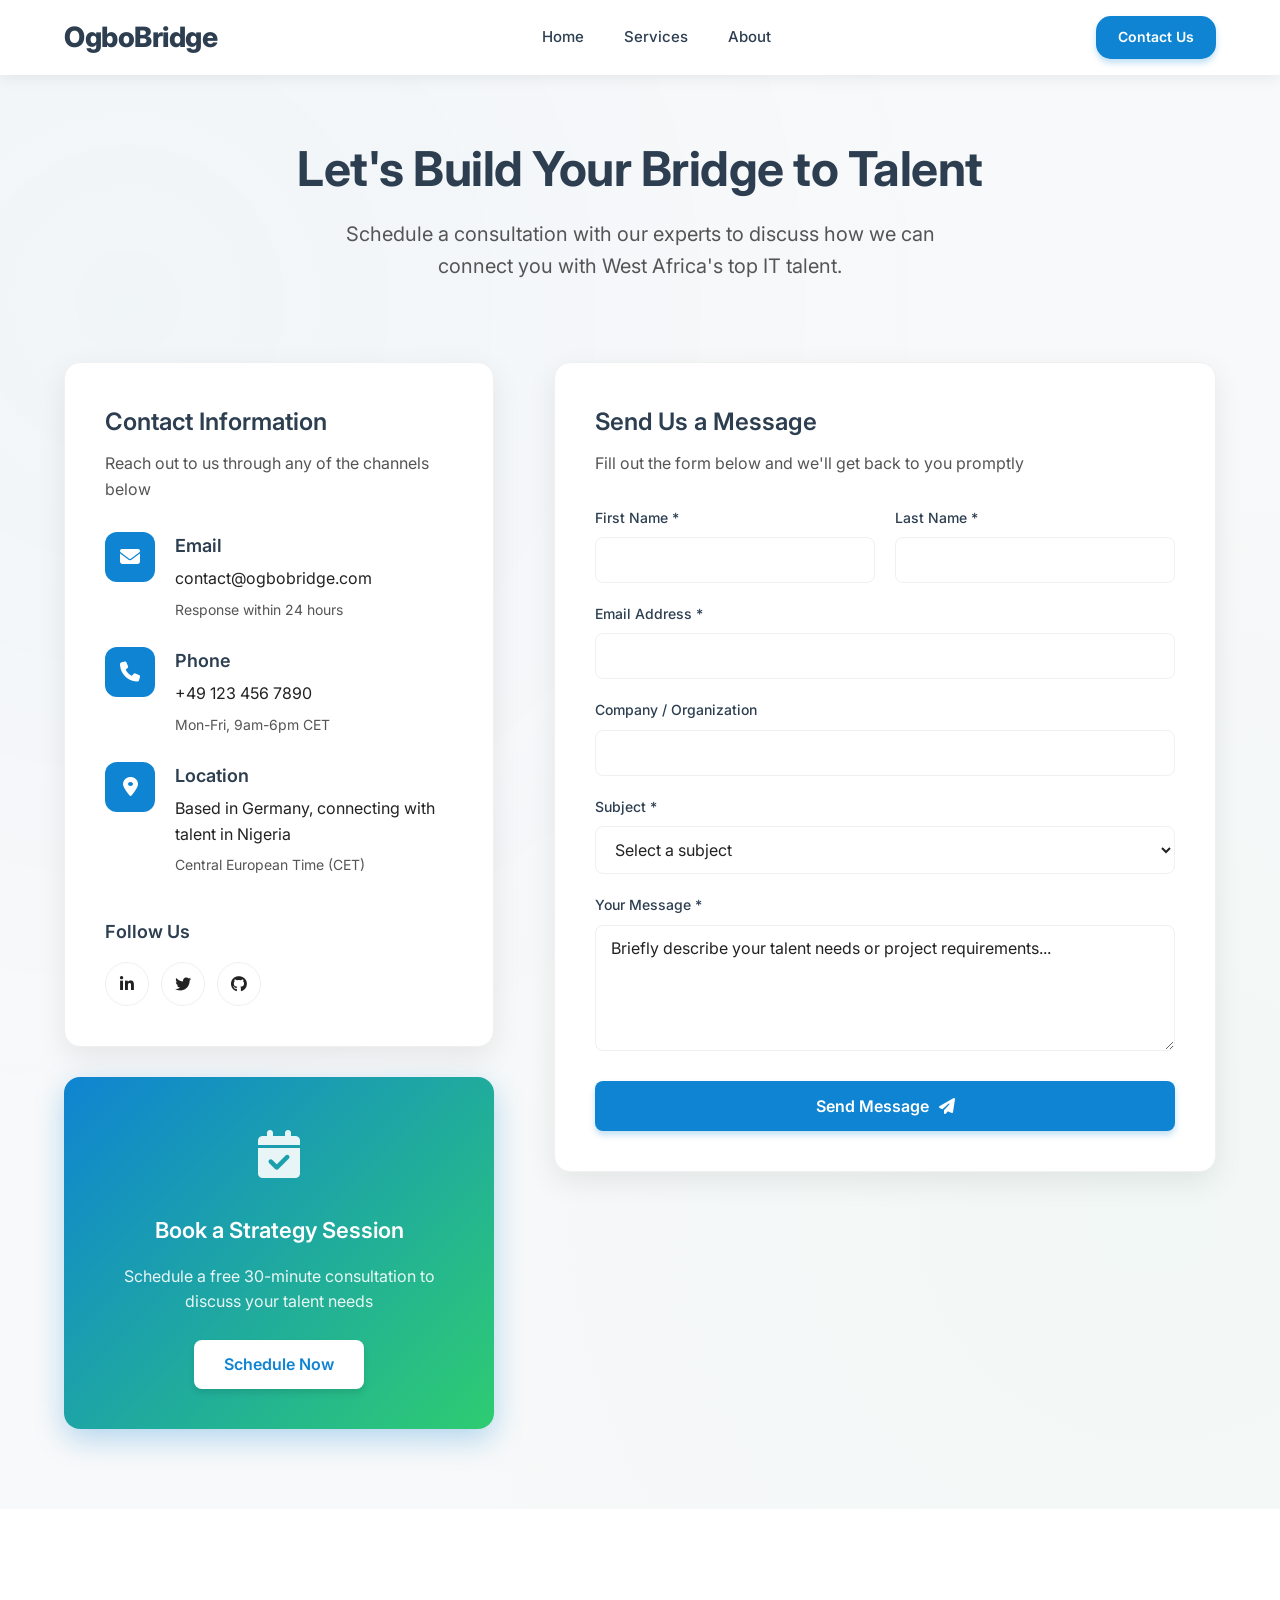
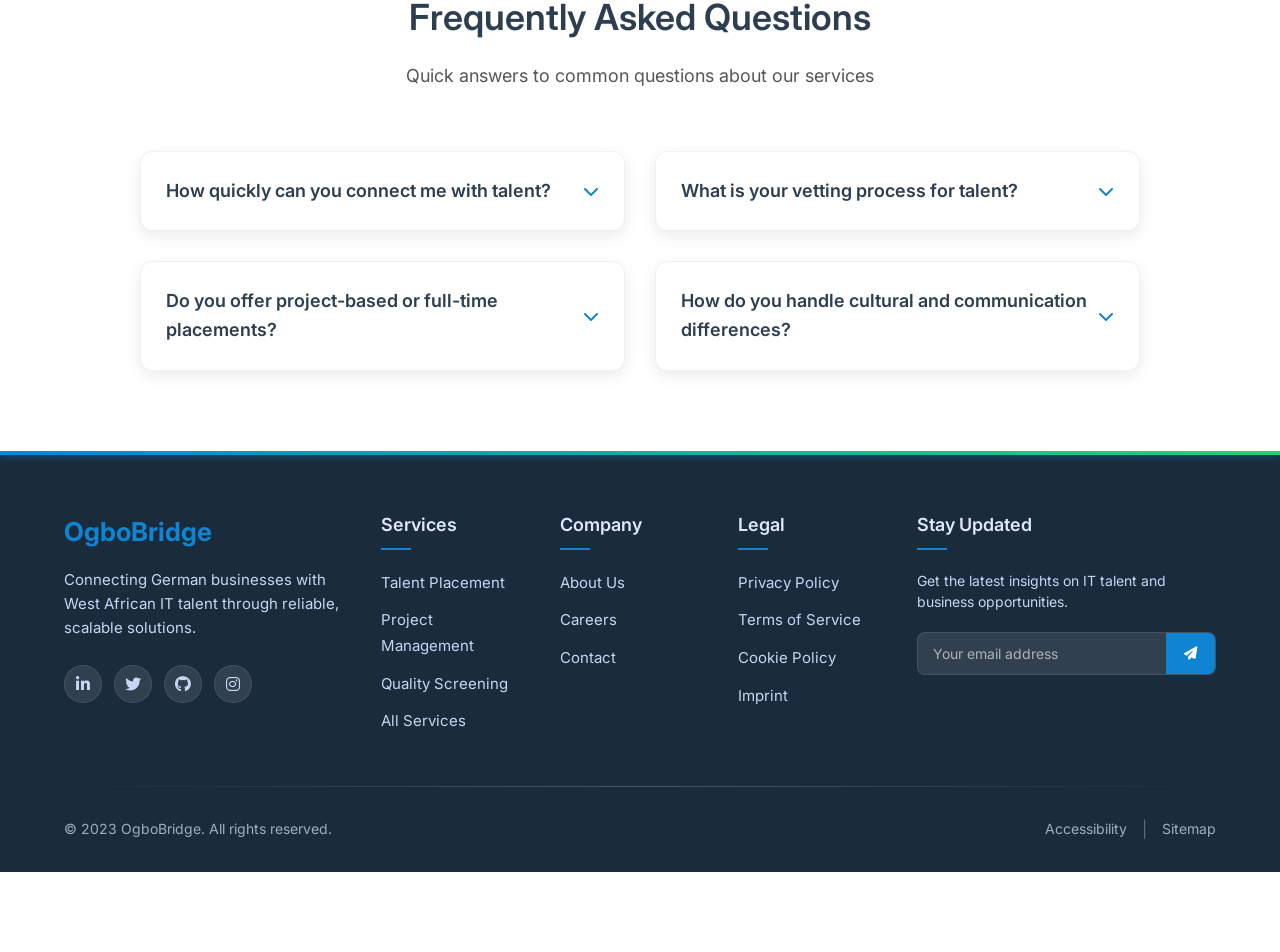
<file: contact.html>
<!DOCTYPE html>
<html lang="en">
<head>
    <meta charset="UTF-8">
    <meta name="viewport" content="width=device-width, initial-scale=1.0">
    <title>Contact Us | OgboBridge - Connecting Talent with Opportunity</title>
    <link rel="stylesheet" href="css/style.css">
    <link rel="stylesheet" href="https://cdnjs.cloudflare.com/ajax/libs/font-awesome/6.4.0/css/all.min.css">
    <link href="https://fonts.googleapis.com/css2?family=Inter:wght@300;400;500;600;700&display=swap" rel="stylesheet">
</head>
<body>
      <!-- Header -->
    <header class="ogbobridge-header">
        <div class="ogbobridge-logo">OgboBridge</div>

        <nav class="ogbobridge-nav" id="ogbobridge-mainNav">
            <ul>
                <li><a href="index.html">Home</a></li>
                <li><a href="services.html">Services</a></li>
                <li><a href="about.html">About</a></li>
            </ul>
        </nav>

        <div class="ogbobridge-header-right">
            <a href="contact.html" class="ogbobridge-contact-btn">Contact Us</a>
        </div>

        <button class="ogbobridge-mobile-menu-btn" id="ogbobridge-mobileMenuBtn">
            <i class="fas fa-bars"></i>
        </button>
    </header>

    <!-- Mobile Bottom Navigation -->
    <div class="ogbobridge-mobile-bottom-nav">
        <a href="index.html" class="ogbobridge-mobile-nav-item ogbobridge-active">
            <i class="fas fa-home"></i>
            <span>Home</span>
        </a>
        <a href="services.html" class="ogbobridge-mobile-nav-item">
            <i class="fas fa-cogs"></i>
            <span>Services</span>
        </a>
        <a href="about.html" class="ogbobridge-mobile-nav-item">
            <i class="fas fa-info-circle"></i>
            <span>About</span>
        </a>
    </div>

    <!-- Contact Hero Section -->
    <section class="ogbocontact-hero">
        <div class="ogbocontact-container">
            <div class="ogbocontact-header ogbocontact-scroll-animate">
                <h1 data-i18n="contact.hero.title">Let's Build Your Bridge to Talent</h1>
                <p data-i18n="contact.hero.subtitle">Schedule a consultation with our experts to discuss how we can connect you with West Africa's top IT talent.</p>
            </div>
            
            <div class="ogbocontact-grid">
                <div class="ogbocontact-info-section ogbocontact-scroll-animate ogbocontact-delay-1">
                    <div class="ogbocontact-info-card">
                        <h3 data-i18n="contact.info.title">Contact Information</h3>
                        <p data-i18n="contact.info.subtitle">Reach out to us through any of the channels below</p>
                        
                        <div class="ogbocontact-methods">
                            <div class="ogbocontact-method">
                                <div class="ogbocontact-icon-wrapper">
                                    <i class="fas fa-envelope"></i>
                                </div>
                                <div class="ogbocontact-details">
                                    <h4 data-i18n="contact.info.email">Email</h4>
                                    <p>contact@ogbobridge.com</p>
                                    <span data-i18n="contact.info.email.response">Response within 24 hours</span>
                                </div>
                            </div>
                            
                            <div class="ogbocontact-method">
                                <div class="ogbocontact-icon-wrapper">
                                    <i class="fas fa-phone"></i>
                                </div>
                                <div class="ogbocontact-details">
                                    <h4 data-i18n="contact.info.phone">Phone</h4>
                                    <p>+49 123 456 7890</p>
                                    <span data-i18n="contact.info.phone.hours">Mon-Fri, 9am-6pm CET</span>
                                </div>
                            </div>
                            
                            <div class="ogbocontact-method">
                                <div class="ogbocontact-icon-wrapper">
                                    <i class="fas fa-map-marker-alt"></i>
                                </div>
                                <div class="ogbocontact-details">
                                    <h4 data-i18n="contact.info.location">Location</h4>
                                    <p data-i18n="contact.info.location.address">Based in Germany, connecting with talent in Nigeria</p>
                                    <span data-i18n="contact.info.location.timezone">Central European Time (CET)</span>
                                </div>
                            </div>
                        </div>
                        
                        <div class="ogbocontact-social">
                            <h4 data-i18n="contact.info.follow">Follow Us</h4>
                            <div class="ogbocontact-social-links">
                                <a href="#" aria-label="LinkedIn" class="ogbocontact-social-link">
                                    <i class="fab fa-linkedin-in"></i>
                                </a>
                                <a href="#" aria-label="Twitter" class="ogbocontact-social-link">
                                    <i class="fab fa-twitter"></i>
                                </a>
                                <a href="#" aria-label="GitHub" class="ogbocontact-social-link">
                                    <i class="fab fa-github"></i>
                                </a>
                            </div>
                        </div>
                    </div>
                    
                    <div class="ogbocontact-cta-card">
                        <div class="ogbocontact-cta-icon">
                            <i class="fas fa-calendar-check"></i>
                        </div>
                        <h4 data-i18n="contact.cta.title">Book a Strategy Session</h4>
                        <p data-i18n="contact.cta.description">Schedule a free 30-minute consultation to discuss your talent needs</p>
                        <a href="#ogbocontact-form" class="ogbocontact-cta-button" data-i18n="contact.cta.button">Schedule Now</a>
                    </div>
                </div>
                
                <div class="ogbocontact-form-section ogbocontact-scroll-animate ogbocontact-delay-2" id="ogbocontact-form">
                    <div class="ogbocontact-form-card">
                        <h3 data-i18n="contact.form.title">Send Us a Message</h3>
                        <p data-i18n="contact.form.subtitle">Fill out the form below and we'll get back to you promptly</p>
                        
                        <form class="ogbocontact-form" action="/contact-submit" method="POST">
                            <div class="ogbocontact-form-row">
                                <div class="ogbocontact-form-group">
                                    <label for="ogbocontact-first-name" data-i18n="contact.form.firstName">First Name *</label>
                                    <input type="text" id="ogbocontact-first-name" name="firstName" required>
                                </div>
                                
                                <div class="ogbocontact-form-group">
                                    <label for="ogbocontact-last-name" data-i18n="contact.form.lastName">Last Name *</label>
                                    <input type="text" id="ogbocontact-last-name" name="lastName" required>
                                </div>
                            </div>
                            
                            <div class="ogbocontact-form-group">
                                <label for="ogbocontact-email" data-i18n="contact.form.email">Email Address *</label>
                                <input type="email" id="ogbocontact-email" name="email" required>
                            </div>
                            
                            <div class="ogbocontact-form-group">
                                <label for="ogbocontact-company" data-i18n="contact.form.company">Company / Organization</label>
                                <input type="text" id="ogbocontact-company" name="company">
                            </div>
                            
                            <div class="ogbocontact-form-group">
                                <label for="ogbocontact-subject" data-i18n="contact.form.subject">Subject *</label>
                                <select id="ogbocontact-subject" name="subject" required>
                                    <option value="" disabled selected data-i18n="contact.form.subject.placeholder">Select a subject</option>
                                    <option value="talent" data-i18n="contact.form.subject.talent">Talent Acquisition</option>
                                    <option value="project" data-i18n="contact.form.subject.project">Project Management</option>
                                    <option value="partnership" data-i18n="contact.form.subject.partnership">Partnership Opportunities</option>
                                    <option value="general" data-i18n="contact.form.subject.general">General Inquiry</option>
                                    <option value="other" data-i18n="contact.form.subject.other">Other</option>
                                </select>
                            </div>
                            
                            <div class="ogbocontact-form-group">
                                <label for="ogbocontact-message" data-i18n="contact.form.message">Your Message *</label>
                                <textarea id="ogbocontact-message" name="message" rows="5" required data-i18n="contact.form.message.placeholder">Briefly describe your talent needs or project requirements...</textarea>
                            </div>
                            
                            <div class="ogbocontact-form-actions">
                                <button type="submit" class="ogbocontact-submit-button" data-i18n="contact.form.submit">
                                    <span class="ogbocontact-button-text">Send Message</span>
                                    <i class="fas fa-paper-plane"></i>
                                </button>
                            </div>
                        </form>
                    </div>
                </div>
            </div>
        </div>
    </section>

    <!-- FAQ Section -->
    <section class="ogbocontact-faq">
        <div class="ogbocontact-container">
            <div class="ogbocontact-faq-header ogbocontact-scroll-animate">
                <h2 data-i18n="contact.faq.title">Frequently Asked Questions</h2>
                <p data-i18n="contact.faq.subtitle">Quick answers to common questions about our services</p>
            </div>
            
            <div class="ogbocontact-faq-grid">
                <div class="ogbocontact-faq-item ogbocontact-scroll-animate ogbocontact-delay-1">
                    <div class="ogbocontact-faq-question">
                        <h4 data-i18n="contact.faq.q1">How quickly can you connect me with talent?</h4>
                        <i class="fas fa-chevron-down"></i>
                    </div>
                    <div class="ogbocontact-faq-answer">
                        <p data-i18n="contact.faq.a1">We typically present qualified candidates within 1-2 weeks of understanding your requirements. The exact timeline depends on the specific skills and experience level needed.</p>
                    </div>
                </div>
                
                <div class="ogbocontact-faq-item ogbocontact-scroll-animate ogbocontact-delay-2">
                    <div class="ogbocontact-faq-question">
                        <h4 data-i18n="contact.faq.q2">What is your vetting process for talent?</h4>
                        <i class="fas fa-chevron-down"></i>
                    </div>
                    <div class="ogbocontact-faq-answer">
                        <p data-i18n="contact.faq.a2">Our rigorous vetting includes technical assessments, portfolio reviews, cultural fit evaluation, and background verification to ensure only top-tier talent joins your team.</p>
                    </div>
                </div>
                
                <div class="ogbocontact-faq-item ogbocontact-scroll-animate ogbocontact-delay-3">
                    <div class="ogbocontact-faq-question">
                        <h4 data-i18n="contact.faq.q3">Do you offer project-based or full-time placements?</h4>
                        <i class="fas fa-chevron-down"></i>
                    </div>
                    <div class="ogbocontact-faq-answer">
                        <p data-i18n="contact.faq.a3">We offer both project-based engagements and full-time placements, tailored to your business needs and project requirements.</p>
                    </div>
                </div>
                
                <div class="ogbocontact-faq-item ogbocontact-scroll-animate ogbocontact-delay-4">
                    <div class="ogbocontact-faq-question">
                        <h4 data-i18n="contact.faq.q4">How do you handle cultural and communication differences?</h4>
                        <i class="fas fa-chevron-down"></i>
                    </div>
                    <div class="ogbocontact-faq-answer">
                        <p data-i18n="contact.faq.a4">Our German project managers act as cultural bridges, ensuring smooth communication and alignment between German businesses and Nigerian talent through regular check-ins and clear processes.</p>
                    </div>
                </div>
            </div>
        </div>
    </section>

    <!--Footer -->
    <footer class="ogbobridge-footer">
        <div class="ogbobridge-footer-container">
            <div class="ogbobridge-footer-top">
                <div class="ogbobridge-footer-column">
                    <div class="ogbobridge-footer-logo">OgboBridge</div>
                    <p class="ogbobridge-footer-description" data-i18n="footer.description">Connecting German businesses with West African IT talent through reliable, scalable solutions.</p>
                    <div class="ogbobridge-footer-social">
                        <a href="#" aria-label="LinkedIn" class="ogbobridge-social-link">
                            <i class="fab fa-linkedin-in"></i>
                        </a>
                        <a href="#" aria-label="Twitter" class="ogbobridge-social-link">
                            <i class="fab fa-twitter"></i>
                        </a>
                        <a href="#" aria-label="GitHub" class="ogbobridge-social-link">
                            <i class="fab fa-github"></i>
                        </a>
                        <a href="#" aria-label="Instagram" class="ogbobridge-social-link">
                            <i class="fab fa-instagram"></i>
                        </a>
                    </div>
                </div>
                
                <div class="ogbobridge-footer-column">
                    <h4 data-i18n="footer.services">Services</h4>
                    <ul class="ogbobridge-footer-links">
                        <li><a href="services.html" data-i18n="services.talent.title">Talent Placement</a></li>
                        <li><a href="services.html" data-i18n="services.project.title">Project Management</a></li>
                        <li><a href="services.html" data-i18n="services.quality.title">Quality Screening</a></li>
                        <li><a href="services.html" data-i18n="footer.allServices">All Services</a></li>
                    </ul>
                </div>
                
                <div class="ogbobridge-footer-column">
                    <h4 data-i18n="footer.company">Company</h4>
                    <ul class="ogbobridge-footer-links">
                        <li><a href="about.html" data-i18n="footer.about">About Us</a></li>
                        <li><a href="#" data-i18n="footer.careers">Careers</a></li>
                        <li><a href="contact.html" data-i18n="footer.contact">Contact</a></li>
                    </ul>
                </div>
                
                <div class="ogbobridge-footer-column">
                    <h4 data-i18n="footer.legal">Legal</h4>
                    <ul class="ogbobridge-footer-links">
                        <li><a href="#" data-i18n="footer.privacy">Privacy Policy</a></li>
                        <li><a href="#" data-i18n="footer.terms">Terms of Service</a></li>
                        <li><a href="#" data-i18n="footer.cookies">Cookie Policy</a></li>
                        <li><a href="#" data-i18n="footer.imprint">Imprint</a></li>
                    </ul>
                </div>
                
                <div class="ogbobridge-footer-column">
                    <h4 data-i18n="footer.newsletter">Stay Updated</h4>
                    <p class="ogbobridge-newsletter-description" data-i18n="footer.newsletterDesc">Get the latest insights on IT talent and business opportunities.</p>
                    <form class="ogbobridge-newsletter-form">
                        <div class="ogbobridge-input-group">
                            <input type="email" placeholder="Your email address" required>
                            <button type="submit" class="ogbobridge-newsletter-btn">
                                <i class="fas fa-paper-plane"></i>
                            </button>
                        </div>
                    </form>
                </div>
            </div>
            
            <div class="ogbobridge-footer-divider"></div>
            
            <div class="ogbobridge-footer-bottom">
                <div class="ogbobridge-footer-bottom-left">
                    <p class="ogbobridge-copyright" data-i18n="footer.copyright">&copy; 2023 OgboBridge. All rights reserved.</p>
                </div>
                <div class="ogbobridge-footer-bottom-right">
                    <div class="ogbobridge-footer-legal-links">
                        <a href="#" data-i18n="footer.accessibility">Accessibility</a>
                        <span class="ogbobridge-separator">|</span>
                        <a href="#" data-i18n="footer.sitemap">Sitemap</a>
                    </div>
                </div>
            </div>
        </div>
    </footer>

    <script src="src/main.js"></script>
</body>
</html>
</file>
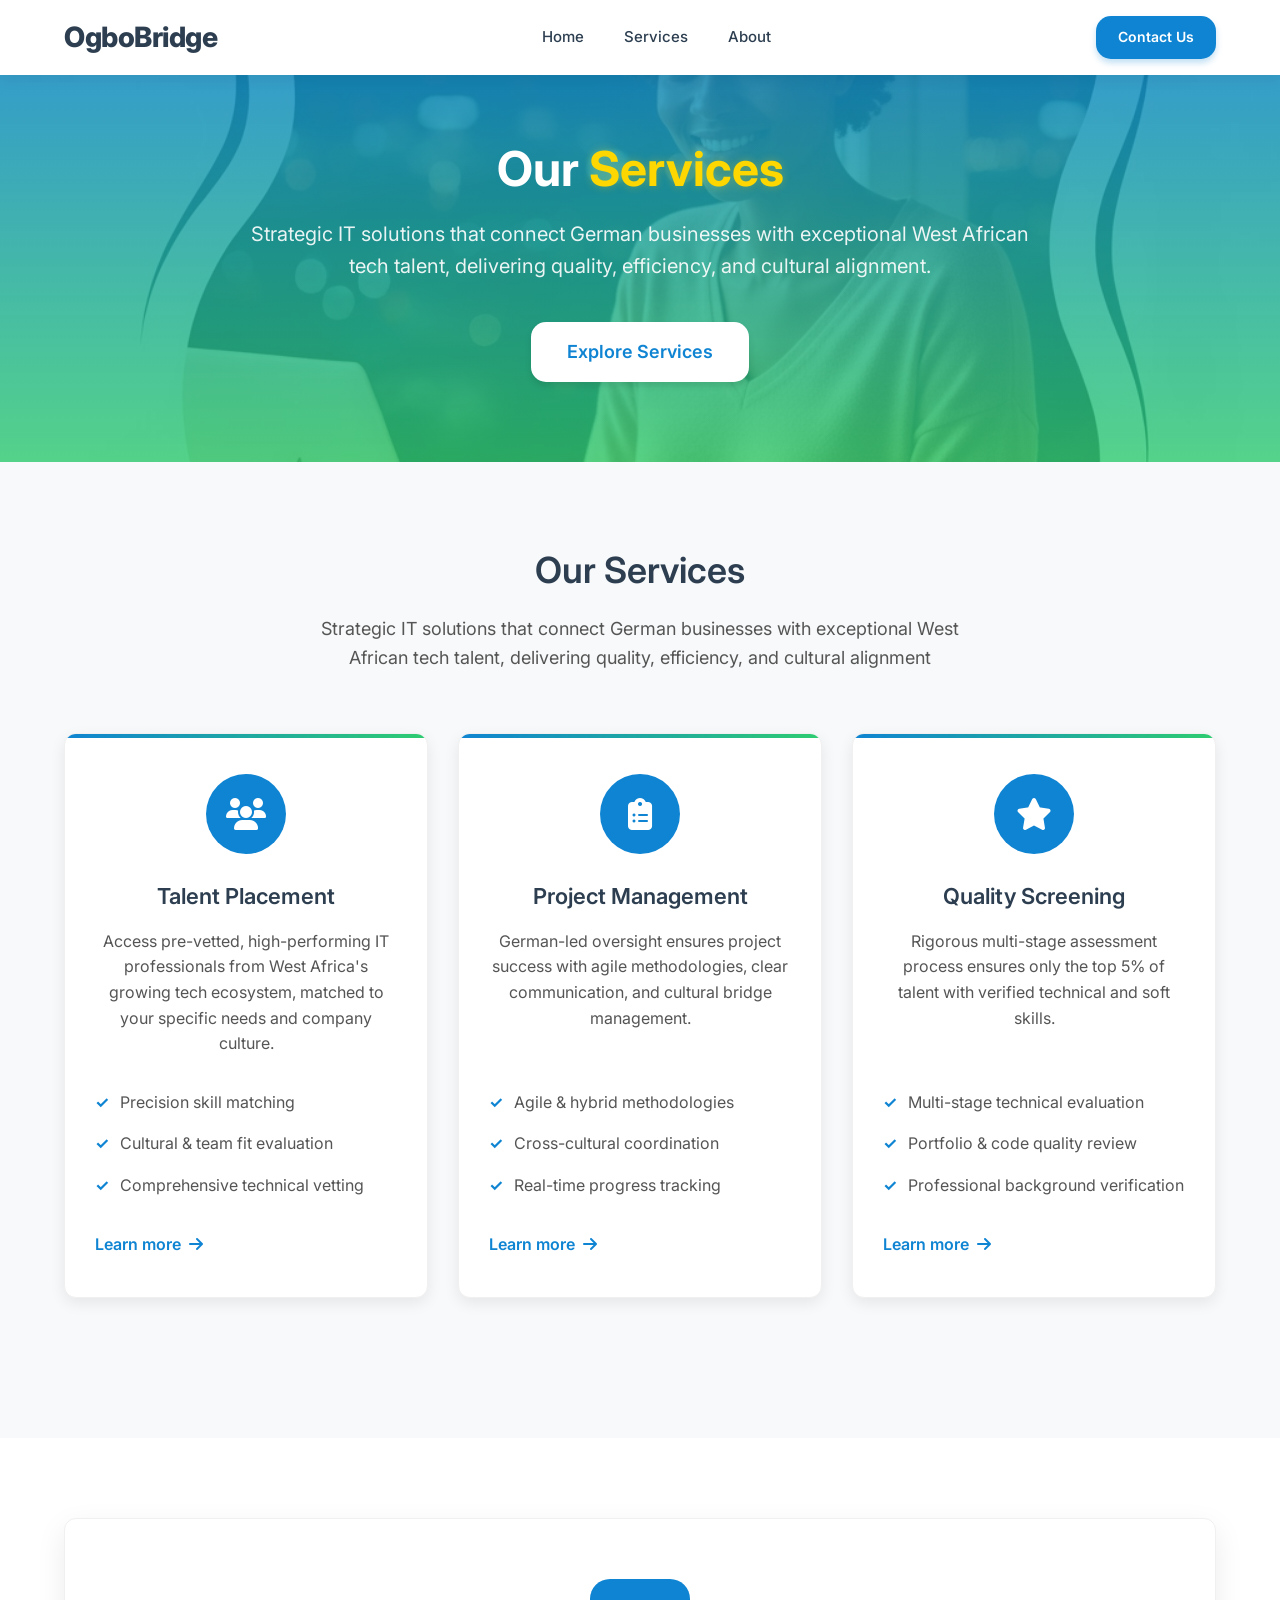
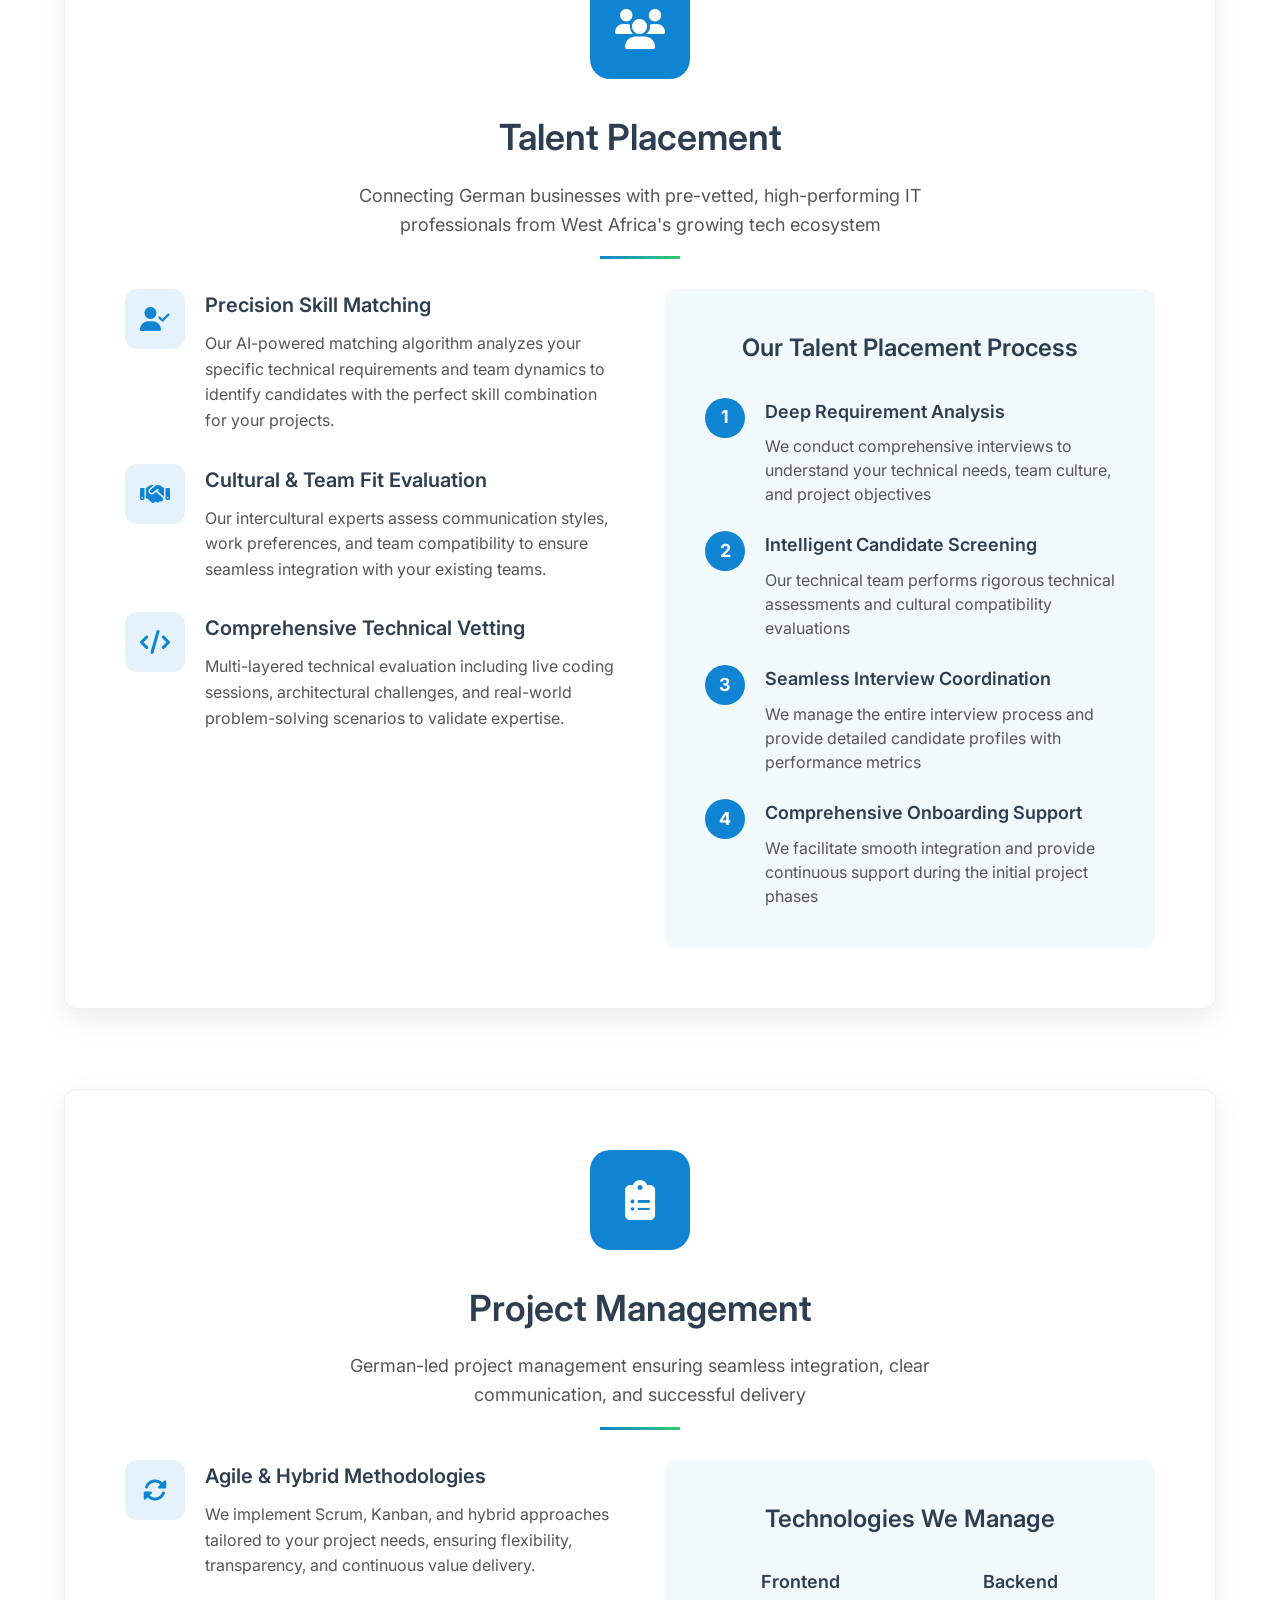
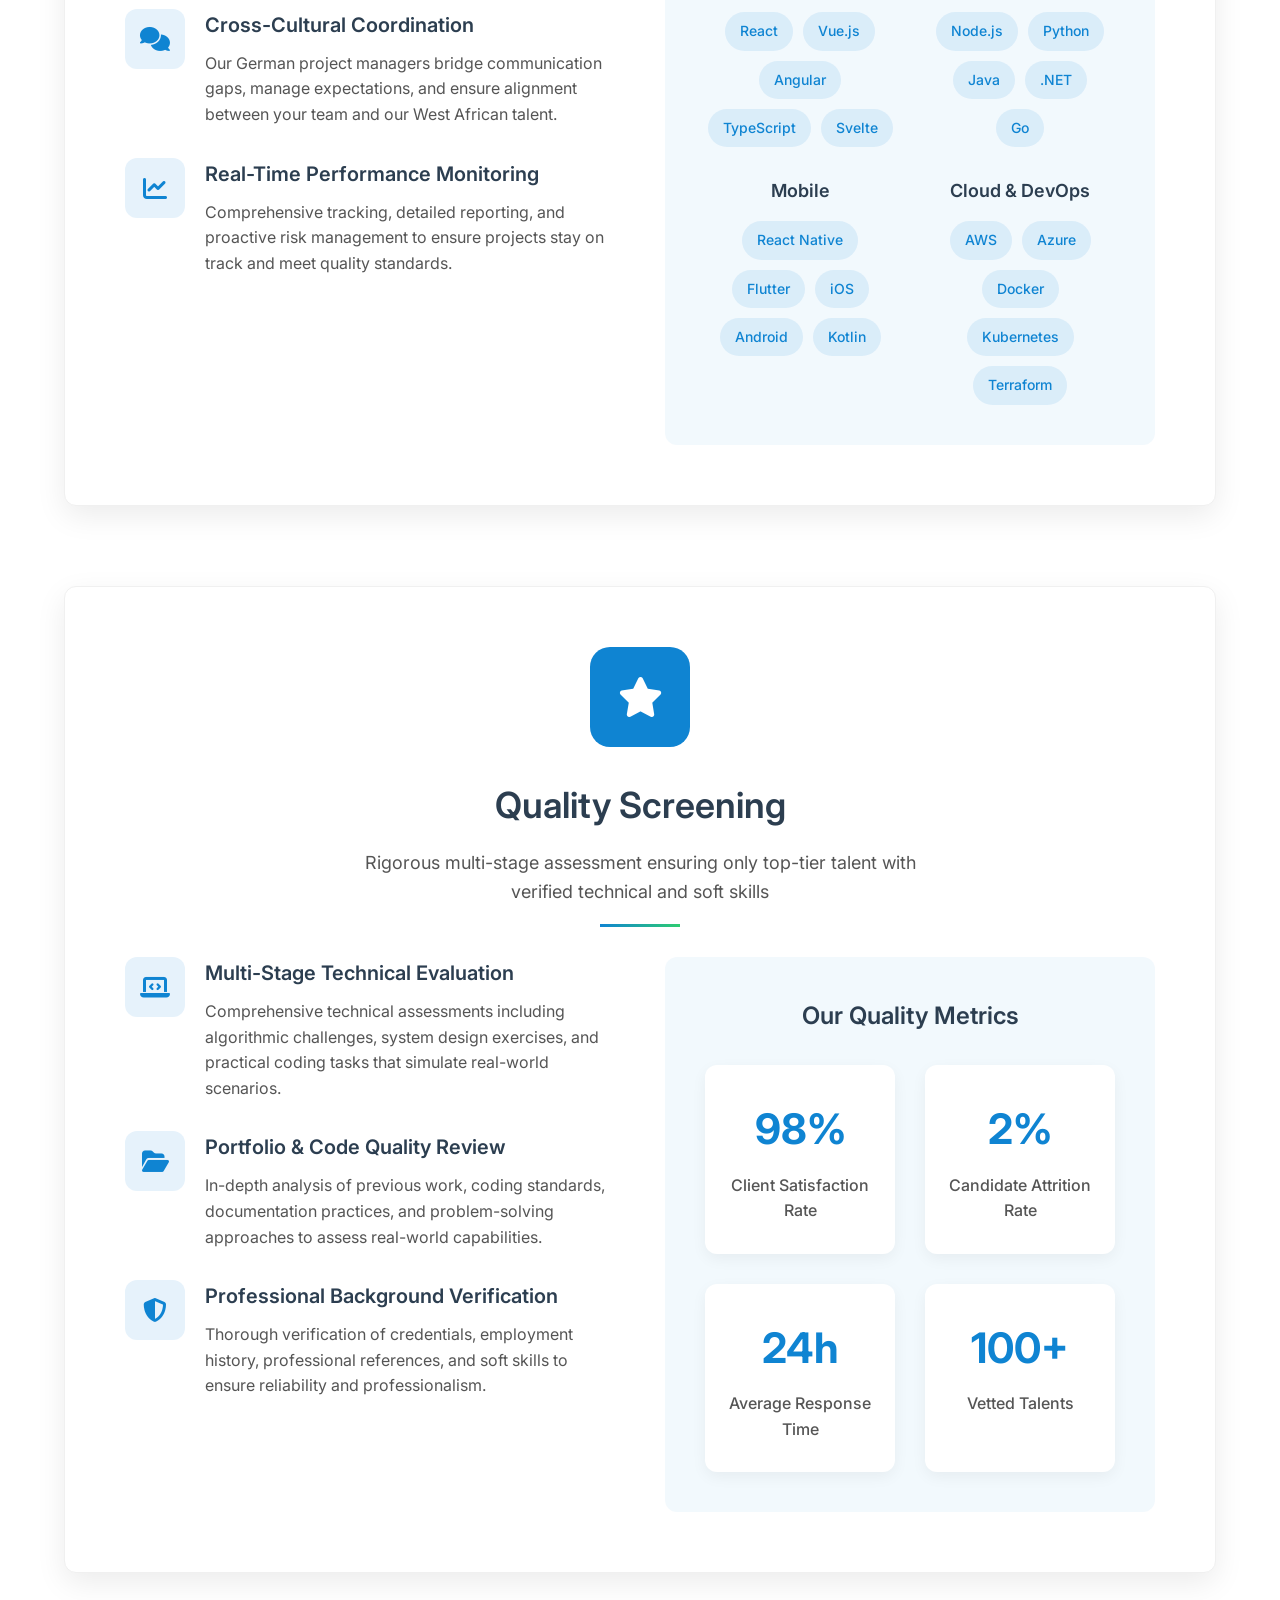
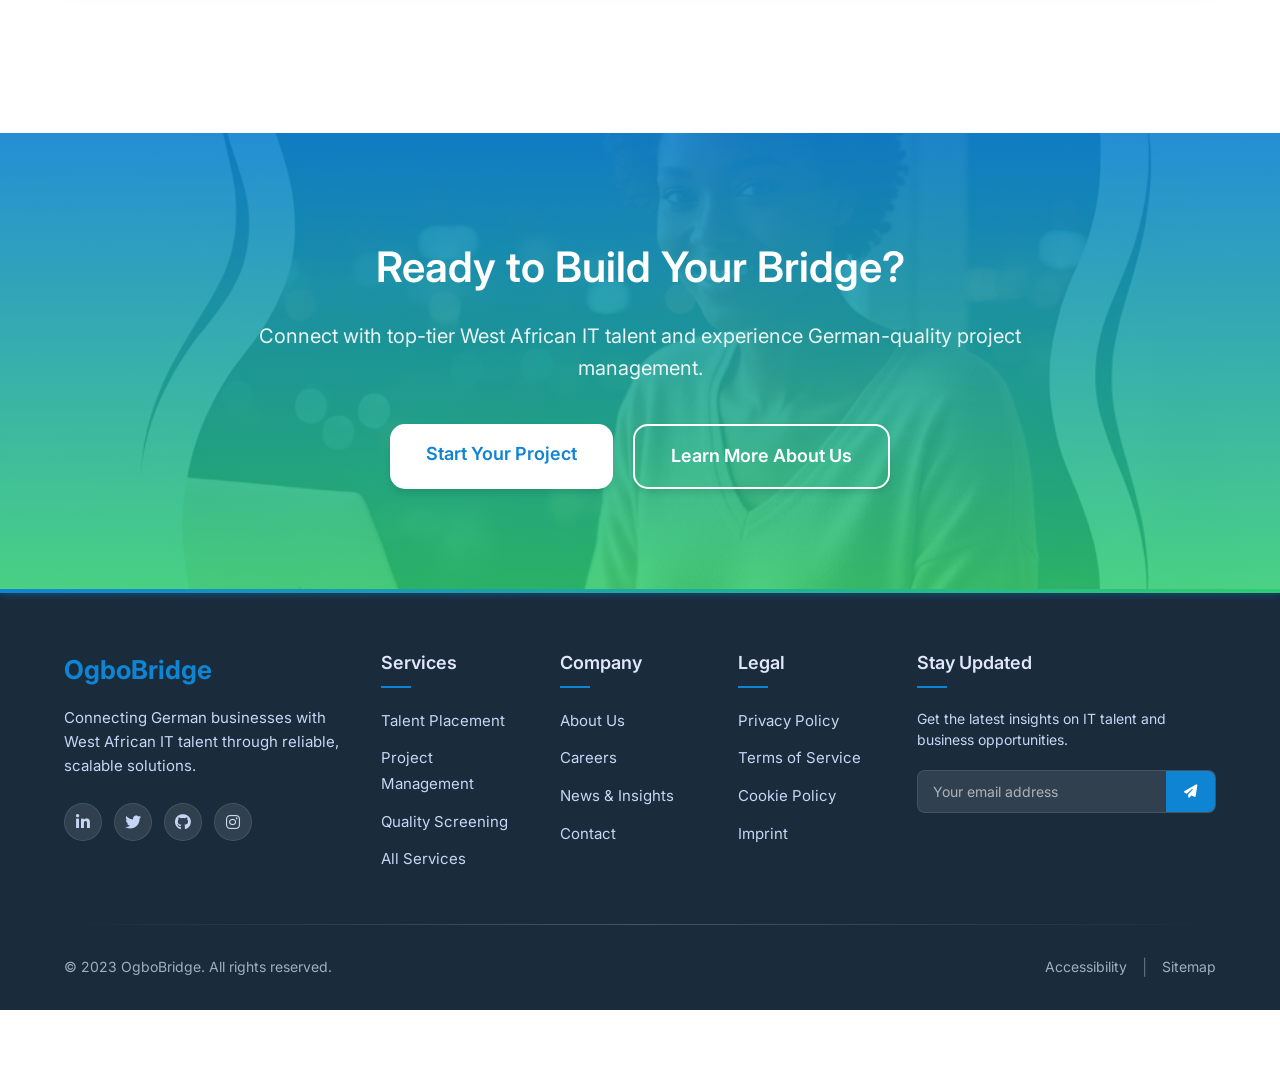
<file: services.html>
<!DOCTYPE html>
<html lang="en">
<head>
    <meta charset="UTF-8">
    <meta name="viewport" content="width=device-width, initial-scale=1.0">
    <title>OgboBridge - Our Services</title>
    <link rel="stylesheet" href="css/style.css">
    <link rel="stylesheet" href="https://cdnjs.cloudflare.com/ajax/libs/font-awesome/6.4.0/css/all.min.css">
    <link href="https://fonts.googleapis.com/css2?family=Inter:wght@300;400;500;600;700&display=swap" rel="stylesheet">
</head>
<body>
    <!-- Header -->
    <header class="ogbobridge-header">
        <div class="ogbobridge-logo">OgboBridge</div>

        <nav class="ogbobridge-nav" id="ogbobridge-mainNav">
            <ul>
                <li><a href="index.html">Home</a></li>
                <li><a href="services.html">Services</a></li>
                <li><a href="about.html">About</a></li>
            </ul>
        </nav>

        <div class="ogbobridge-header-right">
            <a href="contact.html" class="ogbobridge-contact-btn">Contact Us</a>
        </div>

        <button class="ogbobridge-mobile-menu-btn" id="ogbobridge-mobileMenuBtn">
            <i class="fas fa-bars"></i>
        </button>
    </header>

    <!-- Mobile Bottom Navigation -->
    <div class="ogbobridge-mobile-bottom-nav">
        <a href="index.html" class="ogbobridge-mobile-nav-item ogbobridge-active">
            <i class="fas fa-home"></i>
            <span>Home</span>
        </a>
        <a href="services.html" class="ogbobridge-mobile-nav-item">
            <i class="fas fa-cogs"></i>
            <span>Services</span>
        </a>
        <a href="about.html" class="ogbobridge-mobile-nav-item">
            <i class="fas fa-info-circle"></i>
            <span>About</span>
        </a>
    </div>

    <!-- Services Hero Section-->
    <section class="services-hero">
        <div class="services-hero-content">
            <h1 data-i18n-html="services.hero.title">Our <span class="highlight">Services</span></h1>
            <p data-i18n="services.hero.subtitle">Strategic IT solutions that connect German businesses with exceptional West African tech talent, delivering quality, efficiency, and cultural alignment.</p>
            <a href="#services-overview" class="services-hero-cta" data-i18n="services.hero.cta">Explore Services</a>
        </div>
    </section>

    <!-- Services Overview Section -->
    <section class="services-overview" id="services-overview">
        <div class="services-container">
            <div class="services-section-header">
                <h2 data-i18n="services.title">Our Services</h2>
                <p data-i18n="services.subtitle">Strategic IT solutions that connect German businesses with exceptional West African tech talent, delivering quality, efficiency, and cultural alignment</p>
            </div>
            
            <div class="services-grid">
                <div class="service-card services-scroll-animate">
                    <div class="service-icon">
                        <i class="fas fa-users"></i>
                    </div>
                    <h3 data-i18n="services.talent.title">Talent Placement</h3>
                    <p data-i18n="services.talent.desc">Access pre-vetted, high-performing IT professionals from West Africa's growing tech ecosystem, matched to your specific needs and company culture.</p>
                    <ul class="service-features">
                        <li data-i18n="services.talent.feature1">Precision skill matching</li>
                        <li data-i18n="services.talent.feature2">Cultural & team fit evaluation</li>
                        <li data-i18n="services.talent.feature3">Comprehensive technical vetting</li>
                    </ul>
                    <a href="#talent-detail" class="service-link" data-i18n="services.learn">Learn more <i class="fas fa-arrow-right"></i></a>
                </div>
                
            
                <div class="service-card services-scroll-animate services-delay-1">
                    <div class="service-icon">
                        <i class="fas fa-clipboard-list"></i>
                    </div>
                    <h3 data-i18n="services.project.title">Project Management</h3>
                    <p data-i18n="services.project.desc">German-led oversight ensures project success with agile methodologies, clear communication, and cultural bridge management.</p>
                    <ul class="service-features">
                        <li data-i18n="services.project.feature1">Agile & hybrid methodologies</li>
                        <li data-i18n="services.project.feature2">Cross-cultural coordination</li>
                        <li data-i18n="services.project.feature3">Real-time progress tracking</li>
                    </ul>
                    <a href="#project-detail" class="service-link" data-i18n="services.learn">Learn more <i class="fas fa-arrow-right"></i></a>
                </div>
                
                

                <div class="service-card services-scroll-animate services-delay-2">
                    <div class="service-icon">
                        <i class="fas fa-star"></i>
                    </div>
                    <h3 data-i18n="services.quality.title">Quality Screening</h3>
                    <p data-i18n="services.quality.desc">Rigorous multi-stage assessment process ensures only the top 5% of talent with verified technical and soft skills.</p>
                    <ul class="service-features">
                        <li data-i18n="services.quality.feature1">Multi-stage technical evaluation</li>
                        <li data-i18n="services.quality.feature2">Portfolio & code quality review</li>
                        <li data-i18n="services.quality.feature3">Professional background verification</li>
                    </ul>
                    <a href="#quality-detail" class="service-link" data-i18n="services.learn">Learn more <i class="fas fa-arrow-right"></i></a>
                </div>
            </div>
        </div>
    </section>

    <!-- Service Detail Section -->
    <section class="service-detail-section">
        <div class="services-container">
            <div class="service-detail services-scroll-animate" id="talent-detail">
                <div class="service-detail-header">
                    <div class="service-detail-icon">
                        <i class="fas fa-users"></i>
                    </div>
                    <h2 data-i18n="services.talent.title">Talent Placement</h2>
                    <p data-i18n="services.talent.subtitle">Connecting German businesses with pre-vetted, high-performing IT professionals from West Africa's growing tech ecosystem</p>
                </div>
                
                <div class="service-detail-content">
                    <div class="service-features-grid">
                        <div class="feature-item services-scroll-animate">
                            <div class="feature-icon">
                                <i class="fas fa-user-check"></i>
                            </div>
                            <div class="feature-content">
                                <h3 data-i18n="services.talent.feature1.title">Precision Skill Matching</h3>
                                <p data-i18n="services.talent.feature1.desc">Our AI-powered matching algorithm analyzes your specific technical requirements and team dynamics to identify candidates with the perfect skill combination for your projects.</p>
                            </div>
                        </div>
                        
                        <div class="feature-item services-scroll-animate services-delay-1">
                            <div class="feature-icon">
                                <i class="fas fa-handshake"></i>
                            </div>
                            <div class="feature-content">
                                <h3 data-i18n="services.talent.feature2.title">Cultural & Team Fit Evaluation</h3>
                                <p data-i18n="services.talent.feature2.desc">Our intercultural experts assess communication styles, work preferences, and team compatibility to ensure seamless integration with your existing teams.</p>
                            </div>
                        </div>
                        
                        <div class="feature-item services-scroll-animate services-delay-2">
                            <div class="feature-icon">
                                <i class="fas fa-code"></i>
                            </div>
                            <div class="feature-content">
                                <h3 data-i18n="services.talent.feature3.title">Comprehensive Technical Vetting</h3>
                                <p data-i18n="services.talent.feature3.desc">Multi-layered technical evaluation including live coding sessions, architectural challenges, and real-world problem-solving scenarios to validate expertise.</p>
                            </div>
                        </div>
                    </div>
                    
                    <div class="service-process">
                        <h3 data-i18n="services.process.title">Our Talent Placement Process</h3>
                        <div class="process-steps">
                            <div class="process-step">
                                <div class="step-number">1</div>
                                <div class="step-content">
                                    <h4 data-i18n="services.talent.step1.title">Deep Requirement Analysis</h4>
                                    <p data-i18n="services.talent.step1.desc">We conduct comprehensive interviews to understand your technical needs, team culture, and project objectives</p>
                                </div>
                            </div>
                            
                            <div class="process-step">
                                <div class="step-number">2</div>
                                <div class="step-content">
                                    <h4 data-i18n="services.talent.step2.title">Intelligent Candidate Screening</h4>
                                    <p data-i18n="services.talent.step2.desc">Our technical team performs rigorous technical assessments and cultural compatibility evaluations</p>
                                </div>
                            </div>
                            
                            <div class="process-step">
                                <div class="step-number">3</div>
                                <div class="step-content">
                                    <h4 data-i18n="services.talent.step3.title">Seamless Interview Coordination</h4>
                                    <p data-i18n="services.talent.step3.desc">We manage the entire interview process and provide detailed candidate profiles with performance metrics</p>
                                </div>
                            </div>
                            
                            <div class="process-step">
                                <div class="step-number">4</div>
                                <div class="step-content">
                                    <h4 data-i18n="services.talent.step4.title">Comprehensive Onboarding Support</h4>
                                    <p data-i18n="services.talent.step4.desc">We facilitate smooth integration and provide continuous support during the initial project phases</p>
                                </div>
                            </div>
                        </div>
                    </div>
                </div>
            </div>
            
            
            <div class="service-detail services-scroll-animate" id="project-detail">
                <div class="service-detail-header">
                    <div class="service-detail-icon">
                        <i class="fas fa-clipboard-list"></i>
                    </div>
                    <h2 data-i18n="services.project.title">Project Management</h2>
                    <p data-i18n="services.project.subtitle">German-led project management ensuring seamless integration, clear communication, and successful delivery</p>
                </div>
                
                <div class="service-detail-content">
                    <div class="service-features-grid">
                        <div class="feature-item services-scroll-animate">
                            <div class="feature-icon">
                                <i class="fas fa-sync-alt"></i>
                            </div>
                            <div class="feature-content">
                                <h3 data-i18n="services.project.feature1.title">Agile & Hybrid Methodologies</h3>
                                <p data-i18n="services.project.feature1.desc">We implement Scrum, Kanban, and hybrid approaches tailored to your project needs, ensuring flexibility, transparency, and continuous value delivery.</p>
                            </div>
                        </div>
                        
                        <div class="feature-item services-scroll-animate services-delay-1">
                            <div class="feature-icon">
                                <i class="fas fa-comments"></i>
                            </div>
                            <div class="feature-content">
                                <h3 data-i18n="services.project.feature2.title">Cross-Cultural Coordination</h3>
                                <p data-i18n="services.project.feature2.desc">Our German project managers bridge communication gaps, manage expectations, and ensure alignment between your team and our West African talent.</p>
                            </div>
                        </div>
                        
                        <div class="feature-item services-scroll-animate services-delay-2">
                            <div class="feature-icon">
                                <i class="fas fa-chart-line"></i>
                            </div>
                            <div class="feature-content">
                                <h3 data-i18n="services.project.feature3.title">Real-Time Performance Monitoring</h3>
                                <p data-i18n="services.project.feature3.desc">Comprehensive tracking, detailed reporting, and proactive risk management to ensure projects stay on track and meet quality standards.</p>
                            </div>
                        </div>
                    </div>
                    
                    <div class="tech-section">
                        <h3 data-i18n="services.tech.title">Technologies We Manage</h3>
                        <div class="tech-grid">
                            <div class="tech-category">
                                <h4 data-i18n="services.tech.frontend">Frontend</h4>
                                <div class="tech-tags">
                                    <span>React</span>
                                    <span>Vue.js</span>
                                    <span>Angular</span>
                                    <span>TypeScript</span>
                                    <span>Svelte</span>
                                </div>
                            </div>
                            
                            <div class="tech-category">
                                <h4 data-i18n="services.tech.backend">Backend</h4>
                                <div class="tech-tags">
                                    <span>Node.js</span>
                                    <span>Python</span>
                                    <span>Java</span>
                                    <span>.NET</span>
                                    <span>Go</span>
                                </div>
                            </div>
                            
                            <div class="tech-category">
                                <h4 data-i18n="services.tech.mobile">Mobile</h4>
                                <div class="tech-tags">
                                    <span>React Native</span>
                                    <span>Flutter</span>
                                    <span>iOS</span>
                                    <span>Android</span>
                                    <span>Kotlin</span>
                                </div>
                            </div>
                            
                            <div class="tech-category">
                                <h4 data-i18n="services.tech.cloud">Cloud & DevOps</h4>
                                <div class="tech-tags">
                                    <span>AWS</span>
                                    <span>Azure</span>
                                    <span>Docker</span>
                                    <span>Kubernetes</span>
                                    <span>Terraform</span>
                                </div>
                            </div>
                        </div>
                    </div>
                </div>
            </div>
            
            
            <div class="service-detail services-scroll-animate" id="quality-detail">
                <div class="service-detail-header">
                    <div class="service-detail-icon">
                        <i class="fas fa-star"></i>
                    </div>
                    <h2 data-i18n="services.quality.title">Quality Screening</h2>
                    <p data-i18n="services.quality.subtitle">Rigorous multi-stage assessment ensuring only top-tier talent with verified technical and soft skills</p>
                </div>
                
                <div class="service-detail-content">
                    <div class="service-features-grid">
                        <div class="feature-item services-scroll-animate">
                            <div class="feature-icon">
                                <i class="fas fa-laptop-code"></i>
                            </div>
                            <div class="feature-content">
                                <h3 data-i18n="services.quality.feature1.title">Multi-Stage Technical Evaluation</h3>
                                <p data-i18n="services.quality.feature1.desc">Comprehensive technical assessments including algorithmic challenges, system design exercises, and practical coding tasks that simulate real-world scenarios.</p>
                            </div>
                        </div>
                        
                        <div class="feature-item services-scroll-animate services-delay-1">
                            <div class="feature-icon">
                                <i class="fas fa-folder-open"></i>
                            </div>
                            <div class="feature-content">
                                <h3 data-i18n="services.quality.feature2.title">Portfolio & Code Quality Review</h3>
                                <p data-i18n="services.quality.feature2.desc">In-depth analysis of previous work, coding standards, documentation practices, and problem-solving approaches to assess real-world capabilities.</p>
                            </div>
                        </div>
                        
                        <div class="feature-item services-scroll-animate services-delay-2">
                            <div class="feature-icon">
                                <i class="fas fa-shield-alt"></i>
                            </div>
                            <div class="feature-content">
                                <h3 data-i18n="services.quality.feature3.title">Professional Background Verification</h3>
                                <p data-i18n="services.quality.feature3.desc">Thorough verification of credentials, employment history, professional references, and soft skills to ensure reliability and professionalism.</p>
                            </div>
                        </div>
                    </div>
                    
                    <div class="metrics-section">
                        <h3 data-i18n="services.metrics.title">Our Quality Metrics</h3>
                        <div class="metrics-grid">
                            <div class="metric">
                                <div class="metric-value">98%</div>
                                <div class="metric-label" data-i18n="services.metrics.success">Client Satisfaction Rate</div>
                            </div>
                            
                            <div class="metric">
                                <div class="metric-value">2%</div>
                                <div class="metric-label" data-i18n="services.metrics.attrition">Candidate Attrition Rate</div>
                            </div>
                            
                            <div class="metric">
                                <div class="metric-value">24h</div>
                                <div class="metric-label" data-i18n="services.metrics.response">Average Response Time</div>
                            </div>
                            
                            <div class="metric">
                                <div class="metric-value">100+</div>
                                <div class="metric-label" data-i18n="services.metrics.talent">Vetted Talents</div>
                            </div>
                        </div>
                    </div>
                </div>
            </div>
        </div>
    </section>

    <!--CTA Section -->
    <section class="services-cta">
        <div class="cta-container">
            <div class="cta-content services-scroll-animate">
                <h2 data-i18n="services.cta.title">Ready to Build Your Bridge?</h2>
                <p data-i18n="services.cta.subtitle">Connect with top-tier West African IT talent and experience German-quality project management.</p>
                <div class="cta-buttons">
                    <a href="contact.html" class="cta-button-primary" data-i18n="services.cta.primary">Start Your Project</a>
                    <a href="about.html" class="cta-button-secondary" data-i18n="services.cta.secondary">Learn More About Us</a>
                </div>
            </div>
        </div>
    </section>

    <!-- Footer -->
    <footer class="ogbobridge-footer">
        <div class="ogbobridge-footer-container">
            <div class="ogbobridge-footer-top">
                <div class="ogbobridge-footer-column">
                    <div class="ogbobridge-footer-logo">OgboBridge</div>
                    <p class="ogbobridge-footer-description" data-i18n="footer.description">Connecting German businesses with West African IT talent through reliable, scalable solutions.</p>
                    <div class="ogbobridge-footer-social">
                        <a href="#" aria-label="LinkedIn" class="ogbobridge-social-link">
                            <i class="fab fa-linkedin-in"></i>
                        </a>
                        <a href="#" aria-label="Twitter" class="ogbobridge-social-link">
                            <i class="fab fa-twitter"></i>
                        </a>
                        <a href="#" aria-label="GitHub" class="ogbobridge-social-link">
                            <i class="fab fa-github"></i>
                        </a>
                        <a href="#" aria-label="Instagram" class="ogbobridge-social-link">
                            <i class="fab fa-instagram"></i>
                        </a>
                    </div>
                </div>
                
                <div class="ogbobridge-footer-column">
                    <h4 data-i18n="footer.services">Services</h4>
                    <ul class="ogbobridge-footer-links">
                        <li><a href="#talent-detail" data-i18n="services.talent.title">Talent Placement</a></li>
                        <li><a href="#project-detail" data-i18n="services.project.title">Project Management</a></li>
                        <li><a href="#quality-detail" data-i18n="services.quality.title">Quality Screening</a></li>
                        <li><a href="#services-overview" data-i18n="footer.allServices">All Services</a></li>
                    </ul>
                </div>
                
                <div class="ogbobridge-footer-column">
                    <h4 data-i18n="footer.company">Company</h4>
                    <ul class="ogbobridge-footer-links">
                        <li><a href="about.html" data-i18n="footer.about">About Us</a></li>
                        <li><a href="#" data-i18n="footer.careers">Careers</a></li>
                        <li><a href="news.html" data-i18n="footer.news">News & Insights</a></li>
                        <li><a href="contact.html" data-i18n="footer.contact">Contact</a></li>
                    </ul>
                </div>
                
                <div class="ogbobridge-footer-column">
                    <h4 data-i18n="footer.legal">Legal</h4>
                    <ul class="ogbobridge-footer-links">
                        <li><a href="#" data-i18n="footer.privacy">Privacy Policy</a></li>
                        <li><a href="#" data-i18n="footer.terms">Terms of Service</a></li>
                        <li><a href="#" data-i18n="footer.cookies">Cookie Policy</a></li>
                        <li><a href="#" data-i18n="footer.imprint">Imprint</a></li>
                    </ul>
                </div>
                
                <div class="ogbobridge-footer-column">
                    <h4 data-i18n="footer.newsletter">Stay Updated</h4>
                    <p class="ogbobridge-newsletter-description" data-i18n="footer.newsletterDesc">Get the latest insights on IT talent and business opportunities.</p>
                    <form class="ogbobridge-newsletter-form">
                        <div class="ogbobridge-input-group">
                            <input type="email" placeholder="Your email address" required>
                            <button type="submit" class="ogbobridge-newsletter-btn">
                                <i class="fas fa-paper-plane"></i>
                            </button>
                        </div>
                    </form>
                </div>
            </div>
            
            <div class="ogbobridge-footer-divider"></div>
            
            <div class="ogbobridge-footer-bottom">
                <div class="ogbobridge-footer-bottom-left">
                    <p class="ogbobridge-copyright" data-i18n="footer.copyright">&copy; 2023 OgboBridge. All rights reserved.</p>
                </div>
                <div class="ogbobridge-footer-bottom-right">
                    <div class="ogbobridge-footer-legal-links">
                        <a href="#" data-i18n="footer.accessibility">Accessibility</a>
                        <span class="ogbobridge-separator">|</span>
                        <a href="#" data-i18n="footer.sitemap">Sitemap</a>
                    </div>
                </div>
            </div>
        </div>
    </footer>

   <script src="src/main.js"></script>

  
</body>
</file>
<file: css/style.css>
/* CSS Variables for consistent styling */
        :root {
            --ogbobridge-bg-color: #ffffff;
            --ogbobridge-text-color: #222;
            --ogbobridge-header-bg: white;
            --ogbobridge-header-shadow: rgba(0, 0, 0, 0.08);
            --ogbobridge-logo-color: #2c3e50;
            --ogbobridge-nav-color: #2c3e50;
            --ogbobridge-nav-hover: #0f84d2;
            --ogbobridge-nav-separator: #7f8c8d;
            --ogbobridge-btn-bg: #0f84d2;
            --ogbobridge-btn-hover: #0f84d2;
            --ogbobridge-btn-shadow: rgba(52, 152, 219, 0.3);
            --ogbobridge-btn-text: white;
            --ogbobridge-hero-bg: #ffffff;
            --ogbobridge-hero-glow: rgba(173, 216, 230, 0.4);
            --ogbobridge-heading-color: #2c3e50;
            --ogbobridge-subheading-color: #555;
            --ogbobridge-section-bg: #f8f9fa;
            --ogbobridge-card-bg: white;
            --ogbobridge-card-shadow: rgba(0,0,0,0.08);
            --ogbobridge-card-border: #f0f0f0;
            --ogbobridge-icon-color: #0f84d2;
            --ogbobridge-icon-hover: #2ecc71;
            --ogbobridge-footer-bg: #1a2b3c;
            --ogbobridge-footer-text: #e0e7ff;
            --ogbobridge-footer-link: #c8d6f5;
            --ogbobridge-footer-link-hover: #0f84d2;
            --ogbobridge-copyright-border: #2d3e50;
            --ogbobridge-copyright-text: #a0aec0;
            --ogbobridge-progress-bg: linear-gradient(to bottom, #2ecc71, #0f84d2);
            --ogbobridge-progress-shadow: rgba(42, 230, 120, 0.537);
            --ogbobridge-mobile-nav-bg: rgba(255, 255, 255, 0.95);
            --ogbobridge-mobile-nav-shadow: rgba(0, 0, 0, 0.15);
            --ogbobridge-glass-bg: rgba(255, 255, 255, 0.1);
            --ogbobridge-glass-border: rgba(255, 255, 255, 0.2);
            --ogbobridge-neon-glow: rgba(15, 132, 210, 0.7);
        }

        /* Reset and base styles */
        * {
            margin: 0;
            padding: 0;
            box-sizing: border-box;
            font-family: 'Inter', -apple-system, BlinkMacSystemFont, 'Segoe UI', Roboto, Oxygen, Ubuntu, Cantarell, 'Open Sans', 'Helvetica Neue', sans-serif;
        }

        body {
            background-color: var(--ogbobridge-bg-color);
            color: var(--ogbobridge-text-color);
            overflow-x: hidden;
            position: relative;
            transition: background-color 0.3s ease, color 0.3s ease;
            font-weight: 400;
            line-height: 1.6;
            padding-bottom: 80px; /* Space for mobile bottom nav */
        }

        /* Animation keyframes */
        @keyframes ogbobridge-iconShake {
            0%, 100% { transform: rotate(0deg) scale(1); }
            25% { transform: rotate(-5deg) scale(1.1); }
            50% { transform: rotate(5deg) scale(1.1); }
            75% { transform: rotate(-3deg) scale(1.05); }
        }

        @keyframes ogbobridge-scrollHorizontal {
            0% { transform: translateX(0); }
            100% { transform: translateX(-50%); }
        }

        @keyframes ogbobridge-pulseGlow {
            0%, 100% { opacity: 0.6; transform: scale(1); }
            50% { opacity: 0.9; transform: scale(1.05); }
        }

        @keyframes ogbobridge-bridgePulse {
            0%, 100% { opacity: 1; box-shadow: 0 0 10px var(--ogbobridge-progress-shadow); }
            50% { opacity: 0.8; box-shadow: 0 0 20px var(--ogbobridge-progress-shadow); }
        }

        @keyframes ogbobridge-pillarPulse {
            0%, 100% { transform: scaleY(1); opacity: 1; }
            50% { transform: scaleY(1.05); opacity: 0.8; }
        }

        @keyframes ogbobridge-dataFlowFromLeft {
            0% { left: 12%; opacity: 0; transform: translateY(-50%) scale(0.5); }
            10% { opacity: 1; transform: translateY(-50%) scale(1); }
            40% { opacity: 1; }
            50% { left: 50%; opacity: 0; transform: translateY(-50%) scale(0.5); }
            100% { left: 50%; opacity: 0; }
        }

        @keyframes ogbobridge-dataFlowFromRight {
            0% { right: 12%; opacity: 0; transform: translateY(-50%) scale(0.5); }
            10% { opacity: 1; transform: translateY(-50%) scale(1); }
            40% { opacity: 1; }
            50% { right: 50%; opacity: 0; transform: translateY(-50%) scale(0.5); }
            100% { right: 50%; opacity: 0; }
        }

        @keyframes ogbobridge-popIn {
            0% { transform: scale(0); opacity: 0; }
            70% { transform: scale(1.2); opacity: 1; }
            100% { transform: scale(1); opacity: 1; }
        }

        @keyframes ogbobridge-gentleShake {
            0%, 100% { transform: rotate(0deg) scale(1); }
            25% { transform: rotate(-3deg) scale(1.05); }
            50% { transform: rotate(3deg) scale(1.05); }
            75% { transform: rotate(-2deg) scale(1.03); }
        }

        @keyframes ogbobridge-fadeInUp {
            to { opacity: 1; transform: translateY(0); }
        }

        @keyframes ogbobridge-expandWidth {
            to { transform: scaleX(1); }
        }

        @keyframes ogbobridge-float {
            0%, 100% { transform: translateY(0); }
            50% { transform: translateY(-10px); }
        }

        /* Utility classes */
        .ogbobridge-icon-shake {
            animation: ogbobridge-iconShake 0.8s ease-in-out;
        }

        .ogbobridge-scroll-animate {
            opacity: 0;
            transform: translateY(30px);
            transition: all 0.6s ease;
        }

        .ogbobridge-scroll-animate.ogbobridge-animated {
            opacity: 1;
            transform: translateY(0);
        }

        .ogbobridge-delay-1 { transition-delay: 0.1s; }
        .ogbobridge-delay-2 { transition-delay: 0.2s; }
        .ogbobridge-delay-3 { transition-delay: 0.3s; }
        .ogbobridge-delay-4 { transition-delay: 0.4s; }
        .ogbobridge-delay-5 { transition-delay: 0.5s; }

        /* Component styles */
        .ogbobridge-progress-line {
            position: fixed;
            left: 30px;
            top: 0;
            width: 4px;
            height: 0;
            background: var(--ogbobridge-progress-bg);
            z-index: 999;
            transition: height 0.3s ease;
            border-radius: 2px;
            box-shadow: 0 0 10px var(--ogbobridge-progress-shadow);
        }

        /* Header styles */
        .ogbobridge-header {
            display: flex;
            justify-content: space-between;
            align-items: center;
            padding: 15px 5%;
            background-color: var(--ogbobridge-header-bg);
            position: fixed;
            top: 0;
            width: 100%;
            z-index: 1000;
            box-shadow: 0 2px 15px var(--ogbobridge-header-shadow);
            transition: background-color 0.3s ease, box-shadow 0.3s ease;
        }

        .ogbobridge-logo {
            font-size: 28px;
            font-weight: 800;
            color: var(--ogbobridge-logo-color);
            order: 1;
            backface-visibility: hidden;
            transform: translateZ(0);
            transition: color 0.3s ease;
            letter-spacing: -0.5px;
        }

        .ogbobridge-nav {
            display: flex;
            justify-content: center;
            order: 2;
        }

        .ogbobridge-nav ul {
            display: flex;
            gap: 40px;
            list-style: none;
        }

        .ogbobridge-nav ul li {
            position: relative;
            display: flex;
            align-items: center;
        }

        .ogbobridge-nav ul li a {
            text-decoration: none;
            color: var(--ogbobridge-nav-color);
            font-weight: 500;
            padding: 5px 0;
            transition: color 0.3s ease;
            position: relative;
            font-size: 15px;
        }

        .ogbobridge-nav ul li a:hover {
            color: var(--ogbobridge-nav-hover);
        }

        .ogbobridge-nav ul li a::after {
            content: '';
            position: absolute;
            width: 0;
            height: 2px;
            bottom: 0;
            left: 0;
            background-color: var(--ogbobridge-nav-hover);
            transition: width 0.3s ease;
        }

        .ogbobridge-nav ul li a:hover::after {
            width: 100%;
        }

        .ogbobridge-header-right {
            display: flex;
            align-items: center;
            gap: 20px;
            order: 3;
        }

        .ogbobridge-contact-btn {
            background-color: var(--ogbobridge-btn-bg);
            color: var(--ogbobridge-btn-text);
            padding: 10px 22px;
            border-radius: 15px;
            text-decoration: none;
            font-weight: 600;
            transition: all 0.3s ease;
            box-shadow: 0 4px 6px var(--ogbobridge-btn-shadow);
            font-size: 14px;
        }

        .ogbobridge-contact-btn:hover {
            background-color: var(--ogbobridge-btn-hover);
            transform: translateY(-2px);
            box-shadow: 0 6px 8px var(--ogbobridge-btn-shadow);
        }

        .ogbobridge-language-switcher {
            position: relative;
            display: inline-block;
            margin-left: 15px;
        }

        .ogbobridge-language-btn {
            background: none;
            border: none;
            color: var(--ogbobridge-nav-color);
            cursor: pointer;
            display: flex;
            align-items: center;
            gap: 5px;
            padding: 8px 12px;
            border-radius: 5px;
            transition: background-color 0.3s;
            font-weight: 500;
        }

        .ogbobridge-language-btn:hover {
            background-color: rgba(0, 0, 0, 0.05);
        }

        .ogbobridge-language-dropdown {
            position: absolute;
            top: 100%;
            right: 0;
            background-color: var(--ogbobridge-header-bg);
            box-shadow: 0 5px 15px var(--ogbobridge-header-shadow);
            border-radius: 5px;
            padding: 10px 0;
            min-width: 120px;
            display: none;
            z-index: 1001;
        }

        .ogbobridge-language-dropdown.ogbobridge-active {
            display: block;
        }

        .ogbobridge-language-option {
            padding: 8px 15px;
            cursor: pointer;
            display: flex;
            align-items: center;
            gap: 8px;
            transition: background-color 0.3s;
        }

        .ogbobridge-language-option:hover {
            background-color: rgba(0, 0, 0, 0.05);
        }

        .ogbobridge-language-option.ogbobridge-active {
            color: var(--ogbobridge-btn-bg);
            font-weight: 600;
        }

        /* Mobile menu button */
        .ogbobridge-mobile-menu-btn {
            display: none;
            background: none;
            border: none;
            font-size: 24px;
            color: var(--ogbobridge-nav-color);
            cursor: pointer;
            padding: 5px;
            order: 4;
        }

        /* Mobile bottom navigation */
        .ogbobridge-mobile-bottom-nav {
            position: fixed;
            bottom: 0;
            left: 0;
            width: 100%;
            background-color: var(--ogbobridge-mobile-nav-bg);
            backdrop-filter: blur(10px);
            display: none;
            justify-content: space-around;
            align-items: center;
            padding: 12px 5%;
            box-shadow: 0 -2px 20px var(--ogbobridge-mobile-nav-shadow);
            z-index: 999;
            border-top: 1px solid var(--ogbobridge-card-border);
        }

        .ogbobridge-mobile-nav-item {
            display: flex;
            flex-direction: column;
            align-items: center;
            text-decoration: none;
            color: var(--ogbobridge-nav-color);
            font-size: 12px;
            transition: all 0.3s ease;
            flex: 1;
        }

        .ogbobridge-mobile-nav-item i {
            font-size: 20px;
            margin-bottom: 4px;
            transition: all 0.3s ease;
        }

        .ogbobridge-mobile-nav-item.ogbobridge-active,
        .ogbobridge-mobile-nav-item:hover {
            color: var(--ogbobridge-nav-hover);
        }

        .ogbobridge-mobile-nav-item.ogbobridge-active i,
        .ogbobridge-mobile-nav-item:hover i {
            transform: translateY(-2px);
        }

        .ogbobridge-mobile-language-switcher {
            position: relative;
            display: flex;
            flex-direction: column;
            align-items: center;
            font-size: 12px;
            flex: 1;
        }

        .ogbobridge-mobile-language-btn {
            background: none;
            border: none;
            color: var(--ogbobridge-nav-color);
            cursor: pointer;
            display: flex;
            flex-direction: column;
            align-items: center;
            transition: all 0.3s ease;
            width: 100%;
        }

        .ogbobridge-mobile-language-btn i {
            font-size: 20px;
            margin-bottom: 4px;
        }

        .ogbobridge-mobile-language-btn:hover {
            color: var(--ogbobridge-nav-hover);
        }

        .ogbobridge-mobile-language-btn:hover i {
            transform: translateY(-2px);
        }

        .ogbobridge-mobile-language-dropdown {
            position: absolute;
            bottom: 100%;
            left: 50%;
            transform: translateX(-50%);
            background-color: var(--ogbobridge-header-bg);
            box-shadow: 0 -5px 15px var(--ogbobridge-header-shadow);
            border-radius: 5px;
            padding: 10px 0;
            min-width: 120px;
            display: none;
            margin-bottom: 10px;
        }

        .ogbobridge-mobile-language-dropdown.ogbobridge-active {
            display: block;
        }

        .ogbobridge-mobile-language-option {
            padding: 8px 15px;
            cursor: pointer;
            display: flex;
            align-items: center;
            gap: 8px;
            transition: background-color 0.3s;
            font-size: 14px;
        }

        .ogbobridge-mobile-language-option:hover {
            background-color: rgba(0, 0, 0, 0.05);
        }

        .ogbobridge-mobile-language-option.ogbobridge-active {
            color: var(--ogbobridge-btn-bg);
            font-weight: 600;
        }

        /* Hero Section */
        .ogbobridge-hero {
            position: relative;
            min-height: 100vh;
            display: flex;
            align-items: center;
            padding: 100px 5% 60px;
            background-color: var(--ogbobridge-hero-bg);
            overflow: hidden;
            transition: background-color 0.3s ease;
        }

        .ogbobridge-hero::before {
            content: '';
            position: absolute;
            top: 0;
            left: 0;
            width: 100%;
            height: 100%;
            background: radial-gradient(circle at 70% 50%, var(--ogbobridge-hero-glow) 0%, transparent 50%);
            animation: ogbobridge-pulseGlow 4s ease-in-out infinite;
            z-index: 0;
            pointer-events: none;
        }

        .ogbobridge-hero-container {
            display: flex;
            align-items: center;
            max-width: 1200px;
            margin: 0 auto;
            width: 100%;
            position: relative;
            z-index: 1;
        }

        .ogbobridge-hero-content {
            flex: 1;
            padding-left: 0;
            padding-right: 60px;
            display: flex;
            flex-direction: column;
            justify-content: space-between;
            min-height: 400px;
        }

        .ogbobridge-hero-image {
            flex: 1;
            display: flex;
            justify-content: center;
            align-items: center;
            position: relative;
            z-index: 1;
        }

        .ogbobridge-video-wrapper {
            position: relative;
            max-width: 100%;
            max-height: 500px;
            border-radius: 8px;
            overflow: hidden;
            box-shadow: 0 10px 30px rgba(0, 0, 0, 0.2);
            -webkit-mask-image: 
                linear-gradient(to top, transparent 0%, rgba(0, 0, 0, 0.183) 10%, rgba(0,0,0,0.7) 20%, black 30%, black 70%, rgba(0,0,0,0.7) 80%, rgba(0,0,0,0.3) 90%, transparent 100%),
                linear-gradient(to left, transparent 0%, rgba(0,0,0,0.3) 10%, rgba(0,0,0,0.7) 20%, black 30%, black 70%, rgba(0,0,0,0.7) 80%, rgba(0,0,0,0.3) 90%, transparent 100%),
                linear-gradient(to right, transparent 0%, rgba(0,0,0,0.3) 10%, rgba(0,0,0,0.7) 20%, black 30%, black 70%, rgba(0,0,0,0.7) 80%, rgba(0,0,0,0.3) 90%, transparent 100%),
                linear-gradient(to bottom, transparent 0%, rgba(0,0,0,0.3) 10%, rgba(0,0,0,0.7) 20%, black 30%, black 70%, rgba(0,0,0,0.7) 80%, rgba(0,0,0,0.3) 90%, transparent 100%);
            mask-image: 
                linear-gradient(to top, transparent 0%, rgba(0,0,0,0.3) 10%, rgba(0,0,0,0.7) 20%, black 30%, black 70%, rgba(0,0,0,0.7) 80%, rgba(0,0,0,0.3) 90%, transparent 100%),
                linear-gradient(to left, transparent 0%, rgba(0,0,0,0.3) 10%, rgba(0,0,0,0.7) 20%, black 30%, black 70%, rgba(0,0,0,0.7) 80%, rgba(0,0,0,0.3) 90%, transparent 100%),
                linear-gradient(to right, transparent 0%, rgba(0,0,0,0.3) 10%, rgba(0,0,0,0.7) 20%, black 30%, black 70%, rgba(0,0,0,0.7) 80%, rgba(0,0,0,0.3) 90%, transparent 100%),
                linear-gradient(to bottom, transparent 0%, rgba(0,0,0,0.3) 10%, rgba(0,0,0,0.7) 20%, black 30%, black 70%, rgba(0,0,0,0.7) 80%, rgba(0,0,0,0.3) 90%, transparent 100%);
            -webkit-mask-composite: source-in;
            mask-composite: intersect;
        }

        .ogbobridge-hero-image video {
            max-width: 100%;
            max-height: 500px;
            object-fit: contain;
            display: block;
            position: relative;
            z-index: 0;
            width: 100%;
            height: auto;
        }

        .ogbobridge-hero h1 {
            font-size: 48px;
            font-weight: 700;
            line-height: 1.2;
            margin-bottom: 25px;
            color: var(--ogbobridge-heading-color);
            transition: color 0.3s ease;
            letter-spacing: -0.5px;
        }

        .ogbobridge-hero h1 span {
            color: var(--ogbobridge-btn-bg);
        }

        .ogbobridge-hero p {
            font-size: 20px;
            line-height: 1.6;
            color: var(--ogbobridge-subheading-color);
            margin-bottom: 35px;
            max-width: 500px;
            transition: color 0.3s ease;
            font-weight: 400;
        }

        .ogbobridge-cta-button {
            background-color: var(--ogbobridge-btn-bg);
            color: var(--ogbobridge-btn-text);
            padding: 16px 36px;
            border-radius: 15px;
            text-decoration: none;
            font-weight: 600;
            transition: all 0.3s ease;
            display: inline-block;
            box-shadow: 0 4px 6px var(--ogbobridge-btn-shadow);
            font-size: 18px;
            border: none;
            cursor: pointer;
            align-self: flex-start;
            margin-top: auto;
        }

        .ogbobridge-cta-button:hover {
            background-color: var(--ogbobridge-btn-hover);
            transform: translateY(-3px);
            box-shadow: 0 6px 12px var(--ogbobridge-btn-shadow);
        }

        /* Scrolling Features Section */
        .ogbobridge-scrolling-features {
            padding: 40px 5%;
            background-color: var(--ogbobridge-section-bg);
            overflow: hidden;
            position: relative;
            transition: background-color 0.3s ease;
        }

        .ogbobridge-scrolling-features h2 {
            text-align: center;
            font-size: 36px;
            margin-bottom: 30px;
            color: var(--ogbobridge-heading-color);
            transition: color 0.3s ease;
            font-weight: 600;
        }

        .ogbobridge-scroll-container {
            overflow: hidden;
            position: relative;
            cursor: grab;
            user-select: none;
            -webkit-user-select: none;
            -moz-user-select: none;
            -ms-user-select: none;
            height: 200px;
        }

        .ogbobridge-scroll-container:active {
            cursor: grabbing;
        }

        .ogbobridge-scroll-content {
            display: flex;
            gap: 40px;
            padding: 0 20px;
            width: max-content;
            animation: ogbobridge-scrollHorizontal 30s linear infinite;
        }

        .ogbobridge-scroll-content.ogbobridge-paused {
            animation-play-state: paused;
        }

        .ogbobridge-feature-item {
            flex-shrink: 0;
            width: 200px;
            padding: 20px 15px;
            display: flex;
            flex-direction: column;
            align-items: center;
            text-align: center;
            transition: transform 0.3s, color 0.3s;
        }

        .ogbobridge-feature-item:hover {
            transform: translateY(-5px);
        }

        .ogbobridge-feature-icon-3d {
            font-size: 36px;
            color: var(--ogbobridge-icon-color);
            margin-bottom: 15px;
            transition: all 0.3s ease;
            position: relative;
            text-shadow: 0 4px 8px rgba(0,0,0,0.15);
            filter: drop-shadow(0 4px 4px rgba(0,0,0,0.1));
        }

        .ogbobridge-feature-item:hover .ogbobridge-feature-icon-3d {
            color: var(--ogbobridge-icon-hover);
            transform: scale(1.1) rotate(5deg);
        }

        .ogbobridge-feature-item h3 {
            margin-bottom: 10px;
            color: var(--ogbobridge-heading-color);
            font-size: 18px;
            transition: color 0.3s ease;
            font-weight: 600;
        }

        .ogbobridge-feature-item p {
            color: var(--ogbobridge-subheading-color);
            line-height: 1.4;
            transition: color 0.3s ease;
            font-size: 14px;
        }

        .ogbobridge-scroll-container::before,
        .ogbobridge-scroll-container::after {
            content: '';
            position: absolute;
            top: 0;
            bottom: 0;
            width: 100px;
            z-index: 2;
            pointer-events: none;
        }

        .ogbobridge-scroll-container::before {
            left: 0;
            background: linear-gradient(to right, var(--ogbobridge-section-bg), transparent);
        }

        .ogbobridge-scroll-container::after {
            right: 0;
            background: linear-gradient(to left, var(--ogbobridge-section-bg), transparent);
        }

        /* Services Section */
        .ogbobridge-services {
            padding: 100px 5%;
            background-color: var(--ogbobridge-bg-color);
            position: relative;
            transition: background-color 0.3s ease;
        }

        .ogbobridge-services-container {
            max-width: 1200px;
            margin: 0 auto;
            position: relative;
        }

        .ogbobridge-services-header {
            text-align: center;
            margin-bottom: 70px;
        }

        .ogbobridge-services-header h2 {
            font-size: 42px;
            color: var(--ogbobridge-heading-color);
            margin-bottom: 15px;
            font-weight: 600;
            letter-spacing: -1px;
            transition: color 0.3s ease;
        }

        .ogbobridge-services-header p {
            font-size: 18px;
            color: var(--ogbobridge-subheading-color);
            max-width: 600px;
            margin: 0 auto;
            line-height: 1.6;
            transition: color 0.3s ease;
        }

        .ogbobridge-services-grid {
            display: grid;
            grid-template-columns: repeat(3, 1fr);
            gap: 60px;
        }

        .ogbobridge-service-item {
            text-align: center;
            padding: 40px 20px;
            transition: all 0.3s ease;
            position: relative;
        }

        .ogbobridge-service-item:hover {
            transform: translateY(-10px);
        }

        .ogbobridge-service-icon-3d {
            width: 100px;
            height: 100px;
            background: linear-gradient(135deg, var(--ogbobridge-icon-color), var(--ogbobridge-btn-hover));
            border-radius: 20px;
            display: flex;
            align-items: center;
            justify-content: center;
            margin: 0 auto 30px;
            color: white;
            font-size: 40px;
            transition: all 0.4s ease;
            box-shadow: 0 8px 20px rgba(52, 152, 219, 0.3);
            position: relative;
            overflow: hidden;
        }

        .ogbobridge-service-icon-3d::before {
            content: '';
            position: absolute;
            top: 0;
            left: 0;
            width: 100%;
            height: 100%;
            background: linear-gradient(135deg, rgba(255,255,255,0.2), transparent);
            z-index: 1;
        }

        .ogbobridge-service-item:hover .ogbobridge-service-icon-3d {
            transform: scale(1.1) rotate(5deg);
            box-shadow: 0 12px 25px rgba(52, 152, 219, 0.4);
            background: linear-gradient(135deg, var(--ogbobridge-icon-hover), var(--ogbobridge-btn-hover));
        }

        .ogbobridge-service-item h3 {
            font-size: 24px;
            color: var(--ogbobridge-heading-color);
            margin-bottom: 20px;
            font-weight: 600;
            transition: color 0.3s ease;
        }

        .ogbobridge-service-item p {
            color: var(--ogbobridge-subheading-color);
            line-height: 1.7;
            margin-bottom: 25px;
            transition: color 0.3s ease;
            font-size: 16px;
        }

        .ogbobridge-service-features {
            list-style: none;
            margin-bottom: 25px;
            text-align: left;
        }

        .ogbobridge-service-features li {
            padding: 8px 0;
            color: var(--ogbobridge-subheading-color);
            position: relative;
            padding-left: 30px;
            font-size: 15px;
            transition: color 0.3s ease;
        }

        .ogbobridge-service-features li::before {
            content: '✓';
            position: absolute;
            left: 0;
            color: var(--ogbobridge-icon-color);
            font-weight: bold;
            font-size: 16px;
        }

        .ogbobridge-service-link {
            display: inline-flex;
            align-items: center;
            color: var(--ogbobridge-btn-bg);
            font-weight: 600;
            text-decoration: none;
            transition: all 0.3s ease;
            font-size: 16px;
        }

        .ogbobridge-service-link i {
            margin-left: 8px;
            transition: transform 0.3s ease;
        }

        .ogbobridge-service-link:hover {
            color: var(--ogbobridge-btn-hover);
        }

        .ogbobridge-service-link:hover i {
            transform: translateX(5px);
        }

        /* About Us Section */
        .ogbobridge-about {
            padding: 100px 5%;
            background: linear-gradient(rgba(255, 255, 255, 0.9), rgba(255, 255, 255, 0.9)), url('../image/hero.png') no-repeat center center fixed;
            background-size: cover;
            position: relative;
            overflow: hidden;
            transition: background-color 0.3s ease;
        }

        .ogbobridge-about::before {
            content: '';
            position: absolute;
            top: 0;
            left: 0;
            width: 100%;
            height: 100%;
            background: 
                radial-gradient(circle at 10% 20%, rgba(52, 152, 219, 0.03) 0%, transparent 50%),
                radial-gradient(circle at 90% 80%, rgba(46, 204, 113, 0.03) 0%, transparent 50%);
            z-index: 1;
        }

        .ogbobridge-about-container {
            max-width: 1200px;
            margin: 0 auto;
            position: relative;
            z-index: 2;
        }

        .ogbobridge-about-header {
            text-align: center;
            margin-bottom: 80px;
        }

        .ogbobridge-about-header h2 {
            font-size: 48px;
            margin-bottom: 20px;
            font-weight: 600;
            letter-spacing: -1px;
            color: var(--ogbobridge-heading-color);
            position: relative;
            display: inline-block;
            transition: color 0.3s ease;
            text-shadow: 0 0 10px var(--ogbobridge-neon-glow);
        }

        .ogbobridge-about-header h2::after {
            content: '';
            position: absolute;
            bottom: -10px;
            left: 50%;
            transform: translateX(-50%);
            width: 80px;
            height: 3px;
            background: linear-gradient(to right, var(--ogbobridge-btn-bg), var(--ogbobridge-icon-hover));
            box-shadow: 0 0 8px var(--ogbobridge-neon-glow);
        }

        .ogbobridge-about-header p {
            font-size: 20px;
            color: var(--ogbobridge-subheading-color);
            max-width: 700px;
            margin: 0 auto;
            line-height: 1.6;
            transition: color 0.3s ease;
        }

        /* Bridge Visualization */
        .ogbobridge-bridge-visualization {
            position: relative;
            height: 300px;
            margin: 80px 0;
            display: flex;
            align-items: center;
            justify-content: center;
        }

        .ogbobridge-bridge-platform {
            position: absolute;
            width: 200px;
            height: 80px;
            background: var(--ogbobridge-btn-bg);
            border-radius: 10px;
            display: flex;
            align-items: center;
            justify-content: center;
            color: white;
            font-weight: bold;
            z-index: 3;
            box-shadow: 0 10px 20px rgba(0,0,0,0.2);
            transition: all 0.5s ease;
            backdrop-filter: blur(10px);
            border: 1px solid var(--ogbobridge-glass-border);
        }

        .ogbobridge-bridge-platform.ogbobridge-left {
            left: 10%;
            background: linear-gradient(135deg, var(--ogbobridge-btn-bg), var(--ogbobridge-btn-hover));
        }

        .ogbobridge-bridge-platform.ogbobridge-right {
            right: 10%;
            background: linear-gradient(135deg, var(--ogbobridge-btn-bg), var(--ogbobridge-btn-hover));
        }

        .ogbobridge-bridge-platform:hover {
            transform: translateY(-10px);
            box-shadow: 0 15px 30px rgba(0,0,0,0.3);
        }

        .ogbobridge-bridge-connection {
            position: absolute;
            width: 60%;
            height: 4px;
            background: linear-gradient(to right, var(--ogbobridge-btn-bg), var(--ogbobridge-icon-hover));
            z-index: 2;
            border-radius: 2px;
            box-shadow: 0 0 10px var(--ogbobridge-progress-shadow);
            animation: ogbobridge-bridgePulse 3s ease-in-out infinite;
        }

        .ogbobridge-bridge-pillar {
            position: absolute;
            width: 8px;
            height: 120px;
            background: linear-gradient(to bottom, var(--ogbobridge-btn-bg), var(--ogbobridge-icon-hover));
            border-radius: 4px;
            bottom: 0;
            z-index: 1;
            transform-origin: bottom;
            animation: ogbobridge-pillarPulse 4s ease-in-out infinite;
        }

        .ogbobridge-pillar-1 { left: 30%; animation-delay: 0s; }
        .ogbobridge-pillar-2 { left: 50%; animation-delay: 0.5s; }
        .ogbobridge-pillar-3 { left: 70%; animation-delay: 1s; }

        .ogbobridge-data-flow {
            position: absolute;
            width: 12px;
            height: 12px;
            border-radius: 50%;
            background: var(--ogbobridge-icon-hover);
            z-index: 4;
            opacity: 0;
            top: 50%;
            transform: translateY(-50%);
            box-shadow: 0 0 8px var(--ogbobridge-icon-hover);
        }

        .ogbobridge-flow-left-1, .ogbobridge-flow-left-2, .ogbobridge-flow-left-3, .ogbobridge-flow-left-4 {
            animation: ogbobridge-dataFlowFromLeft 3s linear infinite;
        }

        .ogbobridge-flow-right-1, .ogbobridge-flow-right-2, .ogbobridge-flow-right-3, .ogbobridge-flow-right-4 {
            animation: ogbobridge-dataFlowFromRight 3s linear infinite;
        }

        .ogbobridge-flow-left-1 { animation-delay: 0s; }
        .ogbobridge-flow-left-2 { animation-delay: 0.75s; }
        .ogbobridge-flow-left-3 { animation-delay: 1.5s; }
        .ogbobridge-flow-left-4 { animation-delay: 2.25s; }

        .ogbobridge-flow-right-1 { animation-delay: 0s; }
        .ogbobridge-flow-right-2 { animation-delay: 0.75s; }
        .ogbobridge-flow-right-3 { animation-delay: 1.5s; }
        .ogbobridge-flow-right-4 { animation-delay: 2.25s; }

        /* CEO Section */
        .ogbobridge-ceo-section {
            display: flex;
            align-items: center;
            gap: 60px;
            margin: 80px 0;
            background: var(--ogbobridge-glass-bg);
            border-radius: 20px;
            padding: 50px;
            box-shadow: 0 15px 35px var(--ogbobridge-card-shadow);
            border: 1px solid var(--ogbobridge-glass-border);
            backdrop-filter: blur(10px);
            transition: all 0.4s ease;
            position: relative;
            overflow: hidden;
        }

        .ogbobridge-ceo-section:hover {
            transform: translateY(-10px);
            box-shadow: 0 20px 40px var(--ogbobridge-card-shadow), 0 0 20px var(--ogbobridge-neon-glow);
        }

        .ogbobridge-ceo-image {
            flex: 0 0 300px;
            display: flex;
            justify-content: center;
            align-items: center;
        }

        .ogbobridge-ceo-avatar {
            width: 280px;
            height: 280px;
            border-radius: 50%;
            background: linear-gradient(135deg, var(--ogbobridge-btn-bg), var(--ogbobridge-icon-hover));
            display: flex;
            align-items: center;
            justify-content: center;
            color: white;
            font-size: 80px;
            box-shadow: 0 15px 30px var(--ogbobridge-btn-shadow);
            position: relative;
            overflow: hidden;
            animation: ogbobridge-float 6s ease-in-out infinite;
        }

        .ogbobridge-ceo-avatar::before {
            content: '';
            position: absolute;
            top: 0;
            left: 0;
            width: 100%;
            height: 100%;
            background: linear-gradient(135deg, rgba(255,255,255,0.2), transparent);
            z-index: 1;
        }

        .ogbobridge-ceo-avatar img {
            width: 100%;
            height: 100%;
            object-fit: cover;
            border-radius: 50%;
            position: relative;
            z-index: 2;
        }

        .ogbobridge-ceo-info {
            flex: 1;
        }

        .ogbobridge-ceo-info h3 {
            font-size: 36px;
            color: var(--ogbobridge-heading-color);
            margin-bottom: 10px;
            font-weight: 600;
            transition: color 0.3s ease;
        }

        .ogbobridge-ceo-info .ogbobridge-ceo-title {
            font-size: 22px;
            color: var(--ogbobridge-btn-bg);
            font-weight: 500;
            margin-bottom: 25px;
            text-shadow: 0 0 5px var(--ogbobridge-neon-glow);
        }

        .ogbobridge-ceo-info p {
            font-size: 18px;
            line-height: 1.7;
            color: var(--ogbobridge-subheading-color);
            margin-bottom: 30px;
            transition: color 0.3s ease;
        }

        .ogbobridge-ceo-expertise {
            display: flex;
            flex-wrap: wrap;
            gap: 12px;
            margin-top: 30px;
        }

        .ogbobridge-expertise-tag {
            background: rgba(52, 152, 219, 0.1);
            color: var(--ogbobridge-btn-bg);
            padding: 8px 16px;
            border-radius: 20px;
            font-size: 15px;
            font-weight: 500;
            border: 1px solid var(--ogbobridge-glass-border);
            transition: all 0.3s ease;
        }

        .ogbobridge-expertise-tag:hover {
            background: rgba(52, 152, 219, 0.2);
            transform: translateY(-2px);
            box-shadow: 0 0 8px var(--ogbobridge-neon-glow);
        }

        /* Story Sections */
        .ogbobridge-story-sections {
            display: grid;
            grid-template-columns: repeat(2, 1fr);
            gap: 40px;
            margin-top: 80px;
        }

        .ogbobridge-story-card {
            background: var(--ogbobridge-glass-bg);
            border-radius: 16px;
            padding: 40px;
            box-shadow: 0 10px 30px var(--ogbobridge-card-shadow);
            transition: all 0.4s ease;
            position: relative;
            overflow: hidden;
            border: 1px solid var(--ogbobridge-glass-border);
            backdrop-filter: blur(10px);
        }

        .ogbobridge-story-card::before {
            content: '';
            position: absolute;
            top: 0;
            left: 0;
            width: 5px;
            height: 100%;
            background: linear-gradient(to bottom, var(--ogbobridge-btn-bg), var(--ogbobridge-icon-hover));
            transform: scaleY(0);
            transform-origin: top;
            transition: transform 0.4s ease;
            box-shadow: 0 0 8px var(--ogbobridge-neon-glow);
        }

        .ogbobridge-story-card:hover::before {
            transform: scaleY(1);
        }

        .ogbobridge-story-card:hover {
            transform: translateY(-10px) translateZ(10px);
            box-shadow: 0 20px 40px var(--ogbobridge-card-shadow), 0 0 20px var(--ogbobridge-neon-glow);
        }

        .ogbobridge-story-icon-3d {
            font-size: 48px;
            margin-bottom: 25px;
            color: var(--ogbobridge-icon-color);
            transition: color 0.3s ease;
            text-shadow: 0 4px 8px rgba(0,0,0,0.15);
            filter: drop-shadow(0 4px 4px rgba(0,0,0,0.1));
        }

        .ogbobridge-story-card:hover .ogbobridge-story-icon-3d {
            color: var(--ogbobridge-icon-hover);
            transform: scale(1.1) rotate(5deg);
            text-shadow: 0 0 10px var(--ogbobridge-neon-glow);
        }

        .ogbobridge-story-card h3 {
            font-size: 24px;
            margin-bottom: 20px;
            color: var(--ogbobridge-heading-color);
            transition: color 0.3s ease;
            font-weight: 600;
        }

        .ogbobridge-story-text {
            font-size: 16px;
            line-height: 1.7;
            color: var(--ogbobridge-subheading-color);
            transition: color 0.3s ease;
            position: relative;
            overflow: hidden;
        }

        .ogbobridge-story-text.ogbobridge-short {
            max-height: 120px;
            overflow: hidden;
        }

        .ogbobridge-story-text.ogbobridge-short::after {
            content: '';
            position: absolute;
            bottom: 0;
            left: 0;
            width: 100%;
            height: 50px;
            background: linear-gradient(transparent, var(--ogbobridge-card-bg));
            pointer-events: none;
        }

        .ogbobridge-read-more {
            display: inline-block;
            margin-top: 15px;
            color: var(--ogbobridge-btn-bg);
            cursor: pointer;
            font-weight: 600;
            transition: color 0.3s;
        }

        .ogbobridge-read-more:hover {
            color: var(--ogbobridge-btn-hover);
        }

        /* Vision Section */
        .ogbobridge-vision-section {
            text-align: center;
            margin: 100px 5%;
            padding: 80px 40px;
            background: var(--ogbobridge-glass-bg);
            border-radius: 16px;
            box-shadow: 0 10px 30px var(--ogbobridge-card-shadow);
            position: relative;
            overflow: hidden;
            border: 1px solid var(--ogbobridge-glass-border);
            transition: all 0.4s ease;
            backdrop-filter: blur(10px);
        }

        .ogbobridge-vision-section::before {
            content: '';
            position: absolute;
            top: 0;
            left: 0;
            width: 100%;
            height: 5px;
            background: linear-gradient(to right, var(--ogbobridge-btn-bg), var(--ogbobridge-icon-hover));
            box-shadow: 0 0 8px var(--ogbobridge-neon-glow);
        }

        .ogbobridge-vision-container {
            max-width: 900px;
            margin: 0 auto;
        }

        .ogbobridge-vision-icon-3d {
            font-size: 70px;
            margin-bottom: 30px;
            color: var(--ogbobridge-icon-hover);
            display: inline-block;
            transform: scale(0);
            animation: ogbobridge-popIn 0.8s cubic-bezier(0.175, 0.885, 0.32, 1.275) forwards,
                       ogbobridge-gentleShake 2s 1.2s ease-in-out;
            text-shadow: 0 4px 8px rgba(0,0,0,0.15);
            filter: drop-shadow(0 4px 4px rgba(0,0,0,0.1));
        }

        .ogbobridge-vision-section h3 {
            font-size: 42px;
            margin-bottom: 25px;
            font-weight: 600;
            letter-spacing: -0.5px;
            color: var(--ogbobridge-heading-color);
            opacity: 0;
            transform: translateY(20px);
            animation: ogbobridge-fadeInUp 0.8s 0.3s ease-out forwards;
            text-shadow: 0 0 10px var(--ogbobridge-neon-glow);
        }

        .ogbobridge-vision-quote {
            font-size: 24px;
            line-height: 1.6;
            max-width: 800px;
            margin: 0 auto 40px;
            font-weight: 400;
            font-style: italic;
            color: var(--ogbobridge-subheading-color);
            position: relative;
            padding: 0 40px;
            opacity: 0;
            transform: translateY(20px);
            animation: ogbobridge-fadeInUp 0.8s 0.6s ease-out forwards;
        }

        .ogbobridge-vision-quote::before,
        .ogbobridge-vision-quote::after {
            content: '"';
            font-size: 60px;
            color: var(--ogbobridge-icon-color);
            position: absolute;
            top: -20px;
            font-family: Georgia, serif;
            opacity: 0.3;
        }

        .ogbobridge-vision-quote::before {
            left: 0;
        }

        .ogbobridge-vision-quote::after {
            right: 0;
        }

        .ogbobridge-vision-divider {
            width: 100px;
            height: 2px;
            background: var(--ogbobridge-btn-bg);
            margin: 40px auto;
            opacity: 0.7;
            transform: scaleX(0);
            animation: ogbobridge-expandWidth 0.8s 0.9s ease-out forwards;
            box-shadow: 0 0 8px var(--ogbobridge-neon-glow);
        }

        .ogbobridge-vision-subtext {
            font-size: 18px;
            line-height: 1.6;
            max-width: 700px;
            margin: 0 auto;
            color: var(--ogbobridge-subheading-color);
            opacity: 0;
            transform: translateY(20px);
            animation: ogbobridge-fadeInUp 0.8s 1.2s ease-out forwards;
        }

        /* Contact Section */
        .ogbobridge-contact {
            padding: 100px 5%;
            background-color: var(--ogbobridge-bg-color);
            transition: background-color 0.3s ease;
        }

        .ogbobridge-contact-container {
            max-width: 1200px;
            margin: 0 auto;
        }

        .ogbobridge-contact-header {
            text-align: center;
            margin-bottom: 70px;
        }

        .ogbobridge-contact-header h2 {
            font-size: 42px;
            color: var(--ogbobridge-heading-color);
            margin-bottom: 15px;
            font-weight: 600;
            transition: color 0.3s ease;
        }

        .ogbobridge-contact-header p {
            font-size: 18px;
            color: var(--ogbobridge-subheading-color);
            max-width: 600px;
            margin: 0 auto;
            line-height: 1.6;
            transition: color 0.3s ease;
        }

        .ogbobridge-contact-content {
            display: grid;
            grid-template-columns: 1fr 1.5fr;
            gap: 60px;
            align-items: start;
        }

        .ogbobridge-contact-info h3 {
            font-size: 28px;
            color: var(--ogbobridge-heading-color);
            margin-bottom: 20px;
            font-weight: 600;
            transition: color 0.3s ease;
        }

        .ogbobridge-contact-info > p {
            font-size: 16px;
            line-height: 1.6;
            color: var(--ogbobridge-subheading-color);
            margin-bottom: 40px;
            transition: color 0.3s ease;
        }

        .ogbobridge-contact-method {
            display: flex;
            align-items: center;
            margin-bottom: 30px;
        }

        .ogbobridge-contact-icon {
            width: 50px;
            height: 50px;
            background: linear-gradient(135deg, var(--ogbobridge-btn-bg), var(--ogbobridge-btn-hover));
            border-radius: 50%;
            display: flex;
            align-items: center;
            justify-content: center;
            color: white;
            font-size: 20px;
            margin-right: 15px;
            flex-shrink: 0;
        }

        .ogbobridge-contact-method h4 {
            font-size: 18px;
            color: var(--ogbobridge-heading-color);
            margin-bottom: 5px;
            font-weight: 600;
            transition: color 0.3s ease;
        }

        .ogbobridge-contact-method p {
            font-size: 16px;
            color: var(--ogbobridge-subheading-color);
            transition: color 0.3s ease;
        }

        .ogbobridge-social-links {
            display: flex;
            gap: 15px;
            margin-top: 40px;
        }

        .ogbobridge-social-links a {
            width: 44px;
            height: 44px;
            background-color: var(--ogbobridge-card-bg);
            border-radius: 50%;
            display: flex;
            align-items: center;
            justify-content: center;
            color: var(--ogbobridge-text-color);
            text-decoration: none;
            transition: all 0.3s ease;
            border: 1px solid var(--ogbobridge-card-border);
        }

        .ogbobridge-social-links a:hover {
            background-color: var(--ogbobridge-btn-bg);
            color: white;
            transform: translateY(-3px);
        }

        .ogbobridge-contact-form {
            background: var(--ogbobridge-card-bg);
            padding: 40px;
            border-radius: 16px;
            box-shadow: 0 10px 30px var(--ogbobridge-card-shadow);
            border: 1px solid var(--ogbobridge-card-border);
        }

        .ogbobridge-form-group {
            margin-bottom: 25px;
        }

        .ogbobridge-form-group label {
            display: block;
            margin-bottom: 8px;
            font-weight: 500;
            color: var(--ogbobridge-heading-color);
            transition: color 0.3s ease;
        }

        .ogbobridge-form-group input,
        .ogbobridge-form-group textarea {
            width: 100%;
            padding: 15px;
            border: 1px solid var(--ogbobridge-card-border);
            border-radius: 8px;
            background-color: var(--ogbobridge-bg-color);
            color: var(--ogbobridge-text-color);
            font-size: 16px;
            transition: all 0.3s ease;
        }

        .ogbobridge-form-group input:focus,
        .ogbobridge-form-group textarea:focus {
            outline: none;
            border-color: var(--ogbobridge-btn-bg);
            box-shadow: 0 0 0 3px var(--ogbobridge-btn-shadow);
        }

        .ogbobridge-submit-btn {
            width: 100%;
            background-color: var(--ogbobridge-btn-bg);
            color: var(--ogbobridge-btn-text);
            padding: 16px;
            border: none;
            border-radius: 8px;
            font-size: 18px;
            font-weight: 600;
            cursor: pointer;
            transition: all 0.3s ease;
            box-shadow: 0 4px 6px var(--ogbobridge-btn-shadow);
        }

        .ogbobridge-submit-btn:hover {
            background-color: var(--ogbobridge-btn-hover);
            transform: translateY(-2px);
            box-shadow: 0 6px 8px var(--ogbobridge-btn-shadow);
        }

        /* Footer Styles */
        .ogbobridge-footer {
            background-color: var(--ogbobridge-footer-bg);
            color: var(--ogbobridge-footer-text);
            padding: 60px 5% 30px;
            transition: background-color 0.3s ease, color 0.3s ease;
            position: relative;
            overflow: hidden;
        }

        .ogbobridge-footer::before {
            content: '';
            position: absolute;
            top: 0;
            left: 0;
            width: 100%;
            height: 4px;
            background: linear-gradient(to right, var(--ogbobridge-btn-bg), var(--ogbobridge-icon-hover));
            box-shadow: 0 0 8px var(--ogbobridge-neon-glow);
        }

        .ogbobridge-footer-container {
            max-width: 1200px;
            margin: 0 auto;
        }

        .ogbobridge-footer-top {
            display: grid;
            grid-template-columns: 2fr 1fr 1fr 1fr 1.5fr;
            gap: 40px;
            margin-bottom: 40px;
        }

        .ogbobridge-footer-column h4 {
            font-size: 18px;
            font-weight: 600;
            margin-bottom: 20px;
            color: var(--ogbobridge-footer-text);
            position: relative;
            padding-bottom: 10px;
        }

        .ogbobridge-footer-column h4::after {
            content: '';
            position: absolute;
            bottom: 0;
            left: 0;
            width: 30px;
            height: 2px;
            background-color: var(--ogbobridge-btn-bg);
        }

        .ogbobridge-footer-logo {
            font-size: 26px;
            font-weight: 700;
            margin-bottom: 15px;
            color: var(--ogbobridge-btn-bg);
        }

        .ogbobridge-footer-description {
            font-size: 15px;
            line-height: 1.6;
            margin-bottom: 25px;
            color: var(--ogbobridge-footer-link);
            max-width: 280px;
        }

        .ogbobridge-footer-social {
            display: flex;
            gap: 12px;
        }

        .ogbobridge-social-link {
            width: 38px;
            height: 38px;
            background-color: rgba(255, 255, 255, 0.1);
            border-radius: 50%;
            display: flex;
            align-items: center;
            justify-content: center;
            color: var(--ogbobridge-footer-link);
            text-decoration: none;
            transition: all 0.3s ease;
            border: 1px solid rgba(255, 255, 255, 0.1);
        }

        .ogbobridge-social-link:hover {
            background-color: var(--ogbobridge-btn-bg);
            color: white;
            transform: translateY(-3px);
            box-shadow: 0 5px 15px rgba(15, 132, 210, 0.3);
        }

        .ogbobridge-footer-links {
            list-style: none;
        }

        .ogbobridge-footer-links li {
            margin-bottom: 12px;
        }

        .ogbobridge-footer-links a {
            color: var(--ogbobridge-footer-link);
            text-decoration: none;
            font-size: 15px;
            transition: color 0.3s;
            position: relative;
            padding-left: 0;
            transition: all 0.3s ease;
        }

        .ogbobridge-footer-links a::before {
            content: '›';
            position: absolute;
            left: -15px;
            opacity: 0;
            transition: all 0.3s ease;
        }

        .ogbobridge-footer-links a:hover {
            color: var(--ogbobridge-footer-link-hover);
            padding-left: 15px;
        }

        .ogbobridge-footer-links a:hover::before {
            opacity: 1;
            left: 0;
        }

        .ogbobridge-newsletter-description {
            font-size: 14px;
            line-height: 1.5;
            margin-bottom: 20px;
            color: var(--ogbobridge-footer-link);
        }

        .ogbobridge-newsletter-form {
            margin-top: 10px;
        }

        .ogbobridge-input-group {
            display: flex;
            background: rgba(255, 255, 255, 0.1);
            border-radius: 8px;
            overflow: hidden;
            border: 1px solid rgba(255, 255, 255, 0.1);
            transition: all 0.3s ease;
        }

        .ogbobridge-input-group:focus-within {
            border-color: var(--ogbobridge-btn-bg);
            box-shadow: 0 0 0 2px rgba(15, 132, 210, 0.2);
        }

        .ogbobridge-input-group input {
            flex: 1;
            padding: 12px 15px;
            background: transparent;
            border: none;
            color: var(--ogbobridge-footer-text);
            font-size: 14px;
            outline: none;
        }

        .ogbobridge-input-group input::placeholder {
            color: rgba(255, 255, 255, 0.6);
        }

        .ogbobridge-newsletter-btn {
            background-color: var(--ogbobridge-btn-bg);
            color: white;
            border: none;
            padding: 0 18px;
            cursor: pointer;
            transition: all 0.3s ease;
            display: flex;
            align-items: center;
            justify-content: center;
        }

        .ogbobridge-newsletter-btn:hover {
            background-color: var(--ogbobridge-btn-hover);
        }

        .ogbobridge-footer-divider {
            height: 1px;
            background: linear-gradient(to right, transparent, rgba(255, 255, 255, 0.2), transparent);
            margin: 30px 0;
        }

        .ogbobridge-footer-bottom {
            display: flex;
            justify-content: space-between;
            align-items: center;
        }

        .ogbobridge-copyright {
            font-size: 14px;
            color: var(--ogbobridge-copyright-text);
        }

        .ogbobridge-footer-legal-links {
            display: flex;
            align-items: center;
            gap: 15px;
        }

        .ogbobridge-footer-legal-links a {
            color: var(--ogbobridge-copyright-text);
            text-decoration: none;
            font-size: 14px;
            transition: color 0.3s;
        }

        .ogbobridge-footer-legal-links a:hover {
            color: var(--ogbobridge-footer-link-hover);
        }

        .ogbobridge-separator {
            color: var(--ogbobridge-copyright-text);
            opacity: 0.5;
        }

        /* Responsive Design */
        @media (max-width: 1100px) {
            .ogbobridge-footer-top {
                grid-template-columns: 1.5fr 1fr 1fr 1.5fr;
                gap: 30px;
            }
            
            .ogbobridge-footer-column:nth-child(5) {
                grid-column: 1 / -1;
                margin-top: 20px;
            }
        }

        @media (max-width: 900px) {
            .ogbobridge-progress-line {
                left: 15px;
                width: 3px;
            }
            
            .ogbobridge-header {
                flex-wrap: wrap;
                padding: 12px 5%;
            }

            .ogbobridge-logo {
                font-size: 24px;
                order: 1;
            }

            .ogbobridge-mobile-menu-btn {
                display: none;
            }

            .ogbobridge-nav {
                display: none;
            }

            .ogbobridge-header-right {
                order: 3;
                margin-left: auto;
            }

            .ogbobridge-contact-btn {
                order: 2;
                margin: 0 auto;
                position: absolute;
                left: 50%;
                transform: translateX(-50%);
                padding: 8px 16px;
                font-size: 14px;
                white-space: nowrap;
            }

            .ogbobridge-language-switcher {
                display: none;
            }

            .ogbobridge-language-dropdown {
                left: 50%;
                transform: translateX(-50%);
            }

            .ogbobridge-mobile-bottom-nav {
                display: flex;
            }

            .ogbobridge-hero-container {
                flex-direction: column;
            }

            .ogbobridge-hero-content {
                padding-right: 0;
                margin-bottom: 40px;
                text-align: center;
                order: 1;
                min-height: auto;
            }

            .ogbobridge-hero-image {
                order: 2;
                margin-bottom: 40px;
            }

            .ogbobridge-cta-button {
                order: 3;
                align-self: center;
                margin-top: 0;
            }

            .ogbobridge-hero h1 {
                font-size: 36px;
            }

            .ogbobridge-hero p {
                font-size: 18px;
                max-width: 100%;
            }

            .ogbobridge-video-wrapper {
                max-height: 400px;
            }

            .ogbobridge-scrolling-features {
                padding: 30px 5%;
            }
            
            .ogbobridge-scrolling-features h2 {
                font-size: 28px;
                margin-bottom: 20px;
            }
            
            .ogbobridge-scroll-container {
                height: 160px;
            }
            
            .ogbobridge-feature-item {
                width: 180px;
                padding: 15px 10px;
            }
            
            .ogbobridge-feature-icon-3d {
                font-size: 32px;
                margin-bottom: 10px;
            }
            
            .ogbobridge-feature-item h3 {
                font-size: 16px;
                margin-bottom: 8px;
            }
            
            .ogbobridge-feature-item p {
                font-size: 13px;
            }

            .ogbobridge-services-grid {
                grid-template-columns: repeat(2, 1fr);
                gap: 30px;
            }

            .ogbobridge-services-header h2 {
                font-size: 36px;
            }

            .ogbobridge-about-header h2 {
                font-size: 36px;
            }

            .ogbobridge-bridge-visualization {
                height: 250px;
            }

            .ogbobridge-bridge-platform {
                width: 180px;
                height: 70px;
                font-size: 16px;
            }

            .ogbobridge-ceo-section {
                flex-direction: column;
                gap: 40px;
                padding: 40px 30px;
            }
            
            .ogbobridge-ceo-image {
                flex: 0 0 auto;
            }
            
            .ogbobridge-ceo-avatar {
                width: 240px;
                height: 240px;
            }

            .ogbobridge-story-sections {
                grid-template-columns: repeat(2, 1fr);
                gap: 20px;
            }

            .ogbobridge-story-card {
                padding: 25px 20px;
                box-shadow: none;
                border: none;
                background: transparent;
                backdrop-filter: none;
            }

            .ogbobridge-story-card::before {
                display: none;
            }

            .ogbobridge-story-card:hover {
                transform: none;
            }

            .ogbobridge-vision-section {
                padding: 60px 30px;
                margin: 80px 5%;
            }
            
            .ogbobridge-vision-icon-3d {
                font-size: 50px;
            }
            
            .ogbobridge-vision-section h3 {
                font-size: 36px;
            }
            
            .ogbobridge-vision-quote {
                font-size: 22px;
                padding: 0 30px;
            }

            .ogbobridge-contact-content {
                grid-template-columns: 1fr;
                gap: 40px;
            }
            
            .ogbobridge-contact-info {
                text-align: center;
            }
            
            .ogbobridge-contact-method {
                justify-content: center;
                text-align: left;
            }
            
            .ogbobridge-contact-header h2 {
                font-size: 36px;
            }

            /* Footer Responsive */
            .ogbobridge-footer-top {
                grid-template-columns: 1fr 1fr;
                gap: 30px;
            }
            
            .ogbobridge-footer-column:first-child {
                grid-column: 1 / -1;
            }
            
            .ogbobridge-footer-column:nth-child(5) {
                grid-column: 1 / -1;
                margin-top: 10px;
            }
            
            .ogbobridge-footer-bottom {
                flex-direction: column;
                gap: 20px;
                text-align: center;
            }
        }

        @media (max-width: 768px) {
            .ogbobridge-services-grid {
                grid-template-columns: 1fr;
                gap: 30px;
            }
            
            .ogbobridge-bridge-visualization {
                height: 200px;
            }
            
            .ogbobridge-bridge-platform {
                width: 150px;
                height: 60px;
                font-size: 14px;
            }
            
            .ogbobridge-bridge-platform.ogbobridge-left {
                left: 5%;
            }
            
            .ogbobridge-bridge-platform.ogbobridge-right {
                right: 5%;
            }
            
            .ogbobridge-bridge-connection {
                width: 70%;
            }

            .ogbobridge-vision-section {
                padding: 50px 25px;
                margin: 60px 5%;
            }
            
            .ogbobridge-vision-icon-3d {
                font-size: 45px;
            }
            
            .ogbobridge-vision-section h3 {
                font-size: 32px;
            }
            
            .ogbobridge-vision-quote {
                font-size: 20px;
                padding: 0 20px;
            }
            
            .ogbobridge-vision-quote::before,
            .ogbobridge-vision-quote::after {
                font-size: 50px;
                top: -15px;
            }
        }

        @media (max-width: 600px) {
            .ogbobridge-progress-line {
                left: 10px;
                width: 2px;
            }
            
            .ogbobridge-logo {
                font-size: 22px;
            }

            .ogbobridge-hero h1 {
                font-size: 32px;
            }

            .ogbobridge-hero p {
                font-size: 16px;
            }

            .ogbobridge-services-header h2 {
                font-size: 32px;
            }

            .ogbobridge-service-item h3 {
                font-size: 22px;
            }

            .ogbobridge-about-header h2 {
                font-size: 32px;
            }

            .ogbobridge-ceo-section {
                padding: 30px 20px;
            }
            
            .ogbobridge-ceo-avatar {
                width: 200px;
                height: 200px;
            }
            
            .ogbobridge-ceo-info h3 {
                font-size: 28px;
            }
            
            .ogbobridge-ceo-info .ogbobridge-ceo-title {
                font-size: 18px;
            }

            .ogbobridge-story-card, .ogbobridge-team-member {
                padding: 25px 20px;
            }

            .ogbobridge-story-sections {
                grid-template-columns: 1fr;
            }

            .ogbobridge-vision-section {
                padding: 40px 20px;
                margin: 50px 5%;
            }
            
            .ogbobridge-vision-icon-3d {
                font-size: 40px;
            }
            
            .ogbobridge-vision-section h3 {
                font-size: 28px;
            }
            
            .ogbobridge-vision-quote {
                font-size: 18px;
                padding: 0 15px;
            }
            
            .ogbobridge-vision-quote::before,
            .ogbobridge-vision-quote::after {
                font-size: 40px;
                top: -10px;
            }
            
            .ogbobridge-vision-subtext {
                font-size: 16px;
            }

            .ogbobridge-contact-form {
                padding: 30px 25px;
            }
            
            .ogbobridge-contact-header h2 {
                font-size: 32px;
            }

            /* Footer Responsive */
            .ogbobridge-footer {
                padding: 40px 5% 25px;
            }
            
            .ogbobridge-footer-top {
                grid-template-columns: 1fr;
                gap: 30px;
            }
            
            .ogbobridge-footer-social {
                justify-content: center;
            }
            
            .ogbobridge-footer-description {
                max-width: 100%;
                text-align: center;
            }
            
            .ogbobridge-footer-logo {
                text-align: center;
            }
            
            .ogbobridge-footer-legal-links {
                flex-wrap: wrap;
                justify-content: center;
            }
        }

        @media (max-width: 480px) {
            .ogbobridge-contact-btn {
                padding: 6px 12px;
                font-size: 12px;
            }
            
            .ogbobridge-hero h1 {
                font-size: 28px;
            }
            
            .ogbobridge-cta-button {
                padding: 14px 28px;
                font-size: 16px;
            }

            .ogbobridge-bridge-visualization {
                height: 180px;
            }

            .ogbobridge-bridge-platform {
                width: 130px;
                height: 50px;
                font-size: 12px;
            }

            .ogbobridge-ceo-avatar {
                width: 180px;
                height: 180px;
            }
            
            .ogbobridge-ceo-info h3 {
                font-size: 24px;
            }

            .ogbobridge-story-icon-3d {
                font-size: 40px;
            }
        }

    /* Services Page Responsive */
    .ogbobridge-services-hero {
        min-height: 60vh;
    }

    .ogbobridge-services-details {
        padding: 60px 5%;
    }

    .ogbobridge-service-detail {
        margin-bottom: 50px;
        padding: 30px 20px;
    }

    .ogbobridge-service-header h2 {
        font-size: 28px;
    }

    .ogbobridge-service-header p {
        font-size: 16px;
    }

    .ogbobridge-feature-card {
        padding: 20px;
    }

    .ogbobridge-service-process,
    .ogbobridge-service-tech,
    .ogbobridge-quality-metrics {
        padding: 30px 20px;
    }

    .ogbobridge-cta-content h2 {
        font-size: 36px;
    }

    .ogbobridge-cta-content p {
        font-size: 18px;
    }

@media (max-width: 600px) {
    .ogbobridge-progress-line {
        left: 10px;
        width: 2px;
    }
    
    .ogbobridge-logo {
        font-size: 22px;
    }

    .ogbobridge-hero h1 {
        font-size: 32px;
    }

    .ogbobridge-hero p {
        font-size: 16px;
    }

    .ogbobridge-services-header h2 {
        font-size: 32px;
    }

    .ogbobridge-service-item h3 {
        font-size: 22px;
    }

    .ogbobridge-about-header h2 {
        font-size: 32px;
    }

    .ogbobridge-story-card, .ogbobridge-team-member {
        padding: 25px 20px;
    }

    .ogbobridge-vision-section {
        padding: 40px 20px;
        margin: 50px 5%;
    }
    
    .ogbobridge-vision-icon-3d {
        font-size: 40px;
    }
    
    .ogbobridge-vision-section h3 {
        font-size: 28px;
    }
    
    .ogbobridge-vision-quote {
        font-size: 18px;
        padding: 0 15px;
    }
    
    .ogbobridge-vision-quote::before,
    .ogbobridge-vision-quote::after {
        font-size: 40px;
        top: -10px;
    }
    
    .ogbobridge-vision-subtext {
        font-size: 16px;
    }

    .ogbobridge-contact-form {
        padding: 30px 25px;
    }
    
    .ogbobridge-contact-header h2 {
        font-size: 32px;
    }

    /* Services Page Responsive */
    .ogbobridge-services-hero h1 {
        font-size: 32px;
    }

    .ogbobridge-services-hero p {
        font-size: 16px;
    }

    .ogbobridge-services-visual {
        width: 250px;
        height: 250px;
    }

    .ogbobridge-service-node {
        width: 80px;
        height: 80px;
    }

    .ogbobridge-service-node i {
        font-size: 24px;
    }

    .ogbobridge-service-node span {
        font-size: 12px;
    }

    .ogbobridge-service-icon {
        width: 80px;
        height: 80px;
        font-size: 32px;
    }

    .ogbobridge-metric-value {
        font-size: 36px;
    }

    /* Footer Responsive */
    .ogbobridge-footer {
        padding: 40px 5% 25px;
    }
    
    .ogbobridge-footer-top {
        grid-template-columns: 1fr;
        gap: 30px;
    }
    
    .ogbobridge-footer-social {
        justify-content: center;
    }
    
    .ogbobridge-footer-description {
        max-width: 100%;
        text-align: center;
    }
    
    .ogbobridge-footer-logo {
        text-align: center;
    }
    
    .ogbobridge-footer-legal-links {
        flex-wrap: wrap;
        justify-content: center;
    }
}

@media (max-width: 480px) {
    .ogbobridge-contact-btn {
        padding: 6px 12px;
        font-size: 12px;
    }
    
    .ogbobridge-hero h1 {
        font-size: 28px;
    }
    
    .ogbobridge-cta-button {
        padding: 14px 28px;
        font-size: 16px;
    }

    .ogbobridge-bridge-visualization {
        height: 180px;
    }

    .ogbobridge-bridge-platform {
        width: 130px;
        height: 50px;
        font-size: 12px;
    }

    .ogbobridge-member-avatar-3d {
        width: 80px;
        height: 80px;
        font-size: 32px;
    }

    .ogbobridge-story-icon-3d {
        font-size: 40px;
    }

    .ogbobridge-news-top-row {
        grid-template-columns: 1fr;
    }
    
    .ogbobridge-news-bottom-row {
        grid-template-columns: 1fr;
    }
    
    .ogbobridge-news-bottom-row .ogbobridge-news-card {
        min-width: auto;
    }

    /* Services Page Responsive */
    .ogbobridge-service-detail {
        padding: 20px 15px;
    }

    .ogbobridge-feature-card {
        padding: 15px;
    }

    .ogbobridge-service-process,
    .ogbobridge-service-tech,
    .ogbobridge-quality-metrics {
        padding: 20px 15px;
    }

    .ogbobridge-cta-content h2 {
        font-size: 32px;
    }

    .ogbobridge-cta-content p {
        font-size: 16px;
    }
}

  /* Enhanced Services Section Styles */
        .services-hero {
            background: linear-gradient(rgba(15, 132, 210, 0.85), rgba(46, 204, 113, 0.8)), 
                        url('../image/services.jpg') no-repeat center center;
            background-size: cover;
            color: white;
            padding: 140px 5% 80px;
            text-align: center;
            position: relative;
            overflow: hidden;
        }

        .services-hero-content {
            max-width: 800px;
            margin: 0 auto;
            position: relative;
            z-index: 2;
        }

        .services-hero-content h1 {
            font-size: 48px;
            font-weight: 700;
            margin-bottom: 20px;
            line-height: 1.2;
        }

        .services-hero-content h1 .highlight {
            color: #FFD700;
            text-shadow: 0 0 10px rgba(255, 215, 0, 0.3);
        }

        .services-hero-content p {
            font-size: 20px;
            line-height: 1.6;
            margin-bottom: 40px;
            opacity: 0.9;
        }

        .services-hero-cta {
            background-color: white;
            color: var(--ogbobridge-btn-bg);
            padding: 16px 36px;
            border-radius: 15px;
            text-decoration: none;
            font-weight: 600;
            transition: all 0.3s ease;
            display: inline-block;
            box-shadow: 0 4px 6px rgba(0,0,0,0.1);
            font-size: 18px;
        }

        .services-hero-cta:hover {
            background-color: #f0f0f0;
            transform: translateY(-3px);
            box-shadow: 0 6px 12px rgba(0,0,0,0.15);
        }

        /* Enhanced Services Overview Section */
        .services-overview {
            padding: 80px 5%;
            background-color: var(--ogbobridge-section-bg);
        }

        .services-container {
            max-width: 1200px;
            margin: 0 auto;
        }

        .services-section-header {
            text-align: center;
            margin-bottom: 60px;
        }

        .services-section-header h2 {
            font-size: 36px;
            color: var(--ogbobridge-heading-color);
            margin-bottom: 15px;
            font-weight: 600;
        }

        .services-section-header p {
            font-size: 18px;
            color: var(--ogbobridge-subheading-color);
            max-width: 700px;
            margin: 0 auto;
            line-height: 1.6;
        }

        .services-grid {
            display: grid;
            grid-template-columns: repeat(3, 1fr);
            gap: 30px;
            margin-bottom: 60px;
        }

        .service-card {
            background: var(--ogbobridge-card-bg);
            border-radius: 12px;
            padding: 40px 30px;
            text-align: center;
            box-shadow: 0 5px 15px var(--ogbobridge-card-shadow);
            transition: all 0.3s ease;
            border: 1px solid var(--ogbobridge-card-border);
            position: relative;
            overflow: hidden;
            display: flex;
            flex-direction: column;
            height: 100%;
        }

        .service-card::before {
            content: '';
            position: absolute;
            top: 0;
            left: 0;
            width: 100%;
            height: 4px;
            background: linear-gradient(to right, var(--ogbobridge-btn-bg), var(--ogbobridge-icon-hover));
        }

        .service-card:hover {
            transform: translateY(-10px);
            box-shadow: 0 15px 30px var(--ogbobridge-card-shadow);
        }

        .service-icon {
            width: 80px;
            height: 80px;
            background: linear-gradient(135deg, var(--ogbobridge-btn-bg), var(--ogbobridge-btn-hover));
            border-radius: 50%;
            display: flex;
            align-items: center;
            justify-content: center;
            margin: 0 auto 25px;
            color: white;
            font-size: 32px;
        }

        .service-card h3 {
            font-size: 22px;
            color: var(--ogbobridge-heading-color);
            margin-bottom: 15px;
            font-weight: 600;
        }

        .service-card p {
            color: var(--ogbobridge-subheading-color);
            line-height: 1.6;
            margin-bottom: 25px;
            flex-grow: 1;
        }

        .service-features {
            list-style: none;
            text-align: left;
            margin-bottom: 25px;
        }

        .service-features li {
            padding: 8px 0;
            color: var(--ogbobridge-subheading-color);
            position: relative;
            padding-left: 25px;
        }

        .service-features li::before {
            content: '✓';
            position: absolute;
            left: 0;
            color: var(--ogbobridge-btn-bg);
            font-weight: bold;
        }

        .service-link {
            display: inline-flex;
            align-items: center;
            color: var(--ogbobridge-btn-bg);
            font-weight: 600;
            text-decoration: none;
            transition: all 0.3s ease;
            margin-top: auto;
        }

        .service-link i {
            margin-left: 8px;
            transition: transform 0.3s ease;
        }

        .service-link:hover {
            color: var(--ogbobridge-btn-hover);
        }

        .service-link:hover i {
            transform: translateX(5px);
        }

        /* Enhanced Service Detail Section */
        .service-detail-section {
            padding: 80px 5%;
            background-color: var(--ogbobridge-bg-color);
        }

        .service-detail {
            margin-bottom: 80px;
            padding: 60px;
            background: var(--ogbobridge-card-bg);
            border-radius: 12px;
            box-shadow: 0 10px 30px var(--ogbobridge-card-shadow);
            border: 1px solid var(--ogbobridge-card-border);
        }

        .service-detail-header {
            text-align: center;
            margin-bottom: 50px;
            position: relative;
        }

        .service-detail-header::after {
            content: '';
            position: absolute;
            bottom: -20px;
            left: 50%;
            transform: translateX(-50%);
            width: 80px;
            height: 3px;
            background: linear-gradient(to right, var(--ogbobridge-btn-bg), var(--ogbobridge-icon-hover));
        }

        .service-detail-icon {
            width: 100px;
            height: 100px;
            background: linear-gradient(135deg, var(--ogbobridge-icon-color), var(--ogbobridge-btn-hover));
            border-radius: 20px;
            display: flex;
            align-items: center;
            justify-content: center;
            margin: 0 auto 30px;
            color: white;
            font-size: 40px;
        }

        .service-detail-header h2 {
            font-size: 36px;
            color: var(--ogbobridge-heading-color);
            margin-bottom: 15px;
            font-weight: 600;
        }

        .service-detail-header p {
            font-size: 18px;
            color: var(--ogbobridge-subheading-color);
            max-width: 600px;
            margin: 0 auto;
            line-height: 1.6;
        }

        .service-detail-content {
            display: grid;
            grid-template-columns: 1fr 1fr;
            gap: 50px;
            align-items: start;
        }

        .service-features-grid {
            display: grid;
            grid-template-columns: 1fr;
            gap: 30px;
        }

        .feature-item {
            display: flex;
            gap: 20px;
        }

        .feature-icon {
            flex-shrink: 0;
            width: 60px;
            height: 60px;
            background: rgba(15, 132, 210, 0.1);
            border-radius: 12px;
            display: flex;
            align-items: center;
            justify-content: center;
            color: var(--ogbobridge-btn-bg);
            font-size: 24px;
        }

        .feature-content h3 {
            font-size: 20px;
            color: var(--ogbobridge-heading-color);
            margin-bottom: 10px;
            font-weight: 600;
        }

        .feature-content p {
            color: var(--ogbobridge-subheading-color);
            line-height: 1.6;
        }

        .service-process {
            background: rgba(15, 132, 210, 0.05);
            border-radius: 12px;
            padding: 40px;
        }

        .service-process h3 {
            font-size: 24px;
            color: var(--ogbobridge-heading-color);
            margin-bottom: 30px;
            font-weight: 600;
            text-align: center;
        }

        .process-steps {
            display: grid;
            grid-template-columns: 1fr;
            gap: 25px;
        }

        .process-step {
            display: flex;
            gap: 20px;
            align-items: flex-start;
        }

        .step-number {
            flex-shrink: 0;
            width: 40px;
            height: 40px;
            background: var(--ogbobridge-btn-bg);
            border-radius: 50%;
            display: flex;
            align-items: center;
            justify-content: center;
            color: white;
            font-weight: bold;
            font-size: 18px;
        }

        .step-content h4 {
            font-size: 18px;
            color: var(--ogbobridge-heading-color);
            margin-bottom: 8px;
            font-weight: 600;
        }

        .step-content p {
            color: var(--ogbobridge-subheading-color);
            line-height: 1.5;
        }

        .tech-section {
            background: rgba(15, 132, 210, 0.05);
            border-radius: 12px;
            padding: 40px;
        }

        .tech-section h3 {
            font-size: 24px;
            color: var(--ogbobridge-heading-color);
            margin-bottom: 30px;
            font-weight: 600;
            text-align: center;
        }

        .tech-grid {
            display: grid;
            grid-template-columns: 1fr 1fr;
            gap: 30px;
        }

        .tech-category {
            text-align: center;
        }

        .tech-category h4 {
            font-size: 18px;
            color: var(--ogbobridge-heading-color);
            margin-bottom: 15px;
            font-weight: 600;
        }

        .tech-tags {
            display: flex;
            flex-wrap: wrap;
            gap: 10px;
            justify-content: center;
        }

        .tech-tags span {
            background: rgba(15, 132, 210, 0.1);
            color: var(--ogbobridge-btn-bg);
            padding: 8px 15px;
            border-radius: 20px;
            font-size: 14px;
            font-weight: 500;
        }

        .metrics-section {
            background: rgba(15, 132, 210, 0.05);
            border-radius: 12px;
            padding: 40px;
        }

        .metrics-section h3 {
            font-size: 24px;
            color: var(--ogbobridge-heading-color);
            margin-bottom: 30px;
            font-weight: 600;
            text-align: center;
        }

        .metrics-grid {
            display: grid;
            grid-template-columns: repeat(2, 1fr);
            gap: 30px;
        }

        .metric {
            text-align: center;
            padding: 30px 20px;
            background: white;
            border-radius: 12px;
            box-shadow: 0 5px 15px rgba(0, 0, 0, 0.05);
        }

        .metric-value {
            font-size: 42px;
            font-weight: 700;
            color: var(--ogbobridge-btn-bg);
            margin-bottom: 10px;
        }

        .metric-label {
            font-size: 16px;
            color: var(--ogbobridge-subheading-color);
            font-weight: 500;
        }

        /* Enhanced CTA Section */
        .services-cta {
            padding: 100px 5%;
            background: linear-gradient(rgba(15, 132, 210, 0.9), rgba(46, 204, 113, 0.85)), 
                        url('../image/services.jpg') no-repeat center center;
            background-size: cover;
            color: white;
            text-align: center;
            position: relative;
        }

        .cta-container {
            max-width: 800px;
            margin: 0 auto;
            position: relative;
            z-index: 2;
        }

        .cta-content h2 {
            font-size: 42px;
            margin-bottom: 20px;
            font-weight: 600;
        }

        .cta-content p {
            font-size: 20px;
            line-height: 1.6;
            margin-bottom: 40px;
            opacity: 0.9;
        }

        .cta-buttons {
            display: flex;
            gap: 20px;
            justify-content: center;
            flex-wrap: wrap;
        }

        .cta-button-primary {
            background-color: white;
            color: var(--ogbobridge-btn-bg);
            padding: 16px 36px;
            border-radius: 15px;
            text-decoration: none;
            font-weight: 600;
            transition: all 0.3s ease;
            display: inline-block;
            box-shadow: 0 4px 6px rgba(0,0,0,0.1);
            font-size: 18px;
        }

        .cta-button-primary:hover {
            background-color: #f0f0f0;
            transform: translateY(-3px);
            box-shadow: 0 6px 12px rgba(0,0,0,0.15);
        }

        .cta-button-secondary {
            background-color: transparent;
            color: white;
            padding: 16px 36px;
            border-radius: 15px;
            text-decoration: none;
            font-weight: 600;
            transition: all 0.3s ease;
            display: inline-block;
            box-shadow: 0 4px 6px rgba(0,0,0,0.1);
            font-size: 18px;
            border: 2px solid white;
        }

        .cta-button-secondary:hover {
            background-color: rgba(255,255,255,0.1);
            transform: translateY(-3px);
            box-shadow: 0 6px 12px rgba(0,0,0,0.15);
        }

        /* Enhanced Responsive Styles */
        @media (max-width: 1024px) {
            .services-grid {
                grid-template-columns: repeat(2, 1fr);
            }
            
            .service-detail-content {
                grid-template-columns: 1fr;
                gap: 40px;
            }
            
            .tech-grid {
                grid-template-columns: 1fr;
            }
            
            .metrics-grid {
                grid-template-columns: 1fr;
            }
        }

        @media (max-width: 768px) {
            .services-grid {
                grid-template-columns: 1fr;
            }
            
            .service-detail {
                padding: 40px 30px;
            }
            
            .services-hero-content h1 {
                font-size: 36px;
            }
            
            .services-hero-content p {
                font-size: 18px;
            }
            
            .service-detail-header h2 {
                font-size: 28px;
            }
            
            .service-detail-header p {
                font-size: 16px;
            }
            
            .feature-item {
                flex-direction: column;
                text-align: center;
            }
            
            .process-step {
                flex-direction: column;
                text-align: center;
            }
            
            .service-process, .tech-section, .metrics-section {
                padding: 30px 20px;
            }
            
            .cta-content h2 {
                font-size: 36px;
            }
            
            .cta-content p {
                font-size: 18px;
            }
            
            .cta-buttons {
                flex-direction: column;
                align-items: center;
            }
            
            .cta-button-primary,
            .cta-button-secondary {
                width: 100%;
                max-width: 300px;
                text-align: center;
            }
        }

        @media (max-width: 480px) {
            .service-detail {
                padding: 30px 20px;
            }
            
            .services-hero-content h1 {
                font-size: 32px;
            }
            
            .services-hero-content p {
                font-size: 16px;
            }
            
            .service-detail-header h2 {
                font-size: 28px;
            }
            
            .service-detail-header p {
                font-size: 16px;
            }
            
            .feature-content h3 {
                font-size: 18px;
            }
            
            .feature-content p {
                font-size: 14px;
            }
            
            .step-content h4 {
                font-size: 16px;
            }
            
            .step-content p {
                font-size: 14px;
            }
            
            .tech-category h4 {
                font-size: 16px;
            }
            
            .tech-tags span {
                font-size: 12px;
                padding: 6px 12px;
            }
            
            .metric-value {
                font-size: 36px;
            }
            
            .metric-label {
                font-size: 14px;
            }
        }

/* ========== ABOUT PAGE STYLING ========== */

/* About Page Progress Line */
.ogbobridge-about-progress-line {
    position: fixed;
    left: 30px;
    top: 0;
    width: 4px;
    height: 0;
    background: var(--ogbobridge-progress-bg);
    z-index: 999;
    transition: height 0.3s ease;
    border-radius: 2px;
    box-shadow: 0 0 10px var(--ogbobridge-progress-shadow);
}

/* About Page Container */
.ogbobridge-about-container {
    max-width: 1200px;
    margin: 0 auto;
    padding: 0 20px;
}

/* About Page Sections */
.ogbobridge-about-story,
.ogbobridge-about-team,
.ogbobridge-about-values,
.ogbobridge-about-process {
    padding: 80px 0;
}

.ogbobridge-about-bg {
    background-color: var(--ogbobridge-section-bg);
}

/* About Page Header */
.ogbobridge-about-header {
    text-align: center;
    margin-bottom: 60px;
}

.ogbobridge-about-header h2 {
    font-size: 42px;
    color: var(--ogbobridge-heading-color);
    margin-bottom: 20px;
    font-weight: 600;
    transition: color 0.3s ease;
}

.ogbobridge-about-header p {
    font-size: 18px;
    color: var(--ogbobridge-subheading-color);
    max-width: 600px;
    margin: 0 auto;
    line-height: 1.6;
    transition: color 0.3s ease;
}

/* Journey Section */
.ogbobridge-about-journey {
    display: grid;
    grid-template-columns: repeat(auto-fit, minmax(400px, 1fr));
    gap: 40px;
}

.ogbobridge-about-journey-card {
    background: var(--ogbobridge-card-bg);
    border-radius: 16px;
    padding: 50px 40px;
    box-shadow: 0 10px 30px var(--ogbobridge-card-shadow);
    transition: all 0.4s ease;
    position: relative;
    text-align: center;
    border: 1px solid var(--ogbobridge-card-border);
}

.ogbobridge-about-journey-card:hover {
    transform: translateY(-10px);
    box-shadow: 0 20px 40px var(--ogbobridge-card-shadow);
}

.ogbobridge-about-journey-icon {
    width: 100px;
    height: 100px;
    background: linear-gradient(135deg, var(--ogbobridge-btn-bg), var(--ogbobridge-icon-hover));
    border-radius: 50%;
    display: flex;
    align-items: center;
    justify-content: center;
    margin: 0 auto 30px;
    color: white;
    font-size: 48px;
    box-shadow: 0 10px 20px var(--ogbobridge-btn-shadow);
    position: relative;
    overflow: hidden;
}

.ogbobridge-about-journey-icon::before {
    content: '';
    position: absolute;
    top: 0;
    left: 0;
    width: 100%;
    height: 100%;
    background: linear-gradient(135deg, rgba(255,255,255,0.2), transparent);
    z-index: 1;
}

.ogbobridge-about-journey-card h3 {
    font-size: 28px;
    color: var(--ogbobridge-heading-color);
    margin-bottom: 20px;
    font-weight: 600;
    transition: color 0.3s ease;
}

.ogbobridge-about-journey-card p {
    color: var(--ogbobridge-subheading-color);
    line-height: 1.7;
    margin-bottom: 25px;
    transition: color 0.3s ease;
    font-size: 18px;
}

.ogbobridge-about-journey-stats {
    display: flex;
    justify-content: center;
    gap: 40px;
    margin-top: 40px;
    flex-wrap: wrap;
}

.ogbobridge-about-stat-item {
    text-align: center;
}

.ogbobridge-about-stat-number {
    font-size: 36px;
    font-weight: 700;
    color: var(--ogbobridge-btn-bg);
    margin-bottom: 5px;
    display: block;
}

.ogbobridge-about-stat-label {
    font-size: 16px;
    color: var(--ogbobridge-subheading-color);
    text-transform: uppercase;
    letter-spacing: 1px;
}

/* Team Section */
.ogbobridge-about-team-grid {
    display: grid;
    grid-template-columns: repeat(auto-fit, minmax(350px, 1fr));
    gap: 40px;
}

.ogbobridge-about-team-card {
    background: var(--ogbobridge-card-bg);
    border-radius: 16px;
    padding: 40px 30px;
    box-shadow: 0 10px 30px var(--ogbobridge-card-shadow);
    transition: all 0.4s ease;
    position: relative;
    text-align: center;
    border: 1px solid var(--ogbobridge-card-border);
    display: flex;
    flex-direction: column;
    align-items: center;
    height: 100%;
}

.ogbobridge-about-team-card:hover {
    transform: translateY(-10px);
    box-shadow: 0 20px 40px var(--ogbobridge-card-shadow);
}

.ogbobridge-about-member-avatar {
    width: 120px;
    height: 120px;
    border-radius: 50%;
    background: linear-gradient(135deg, var(--ogbobridge-btn-bg), var(--ogbobridge-icon-hover));
    display: flex;
    align-items: center;
    justify-content: center;
    margin: 0 auto 25px;
    color: white;
    font-size: 50px;
    box-shadow: 0 10px 20px var(--ogbobridge-btn-shadow);
    position: relative;
    overflow: hidden;
    flex-shrink: 0;
}

.ogbobridge-about-member-avatar::before {
    content: '';
    position: absolute;
    top: 0;
    left: 0;
    width: 100%;
    height: 100%;
    background: linear-gradient(135deg, rgba(255,255,255,0.2), transparent);
    z-index: 1;
}

.ogbobridge-about-member-info {
    margin-bottom: 20px;
    width: 100%;
}

.ogbobridge-about-member-info h3 {
    font-size: 24px;
    color: var(--ogbobridge-heading-color);
    margin-bottom: 8px;
    font-weight: 600;
    transition: color 0.3s ease;
}

.ogbobridge-about-member-info p {
    color: var(--ogbobridge-btn-bg);
    font-weight: 500;
    font-size: 16px;
    margin: 0;
}

.ogbobridge-about-member-bio {
    font-size: 16px;
    line-height: 1.6;
    color: var(--ogbobridge-subheading-color);
    margin-bottom: 25px;
    transition: color 0.3s ease;
    text-align: left;
    width: 100%;
}

.ogbobridge-about-member-expertise {
    display: flex;
    flex-wrap: wrap;
    gap: 10px;
    justify-content: center;
    margin-top: auto;
    width: 100%;
}

.ogbobridge-about-expertise-tag {
    background: rgba(52, 152, 219, 0.1);
    color: var(--ogbobridge-btn-bg);
    padding: 8px 16px;
    border-radius: 20px;
    font-size: 14px;
    font-weight: 500;
    border: 1px solid var(--ogbobridge-glass-border);
    transition: all 0.3s ease;
    white-space: nowrap;
}

.ogbobridge-about-expertise-tag:hover {
    background: rgba(52, 152, 219, 0.2);
    transform: translateY(-2px);
    box-shadow: 0 0 8px var(--ogbobridge-neon-glow);
}

/* Values Section */
.ogbobridge-about-values-grid {
    display: grid;
    grid-template-columns: repeat(auto-fit, minmax(280px, 1fr));
    gap: 30px;
}

.ogbobridge-about-value-card {
    background: var(--ogbobridge-card-bg);
    border-radius: 16px;
    padding: 40px 30px;
    box-shadow: 0 10px 30px var(--ogbobridge-card-shadow);
    transition: all 0.4s ease;
    position: relative;
    text-align: center;
    border: 1px solid var(--ogbobridge-card-border);
    height: 100%;
}

.ogbobridge-about-value-card:hover {
    transform: translateY(-10px);
    box-shadow: 0 20px 40px var(--ogbobridge-card-shadow);
}

.ogbobridge-about-value-icon {
    width: 80px;
    height: 80px;
    background: linear-gradient(135deg, var(--ogbobridge-btn-bg), var(--ogbobridge-icon-hover));
    border-radius: 20px;
    display: flex;
    align-items: center;
    justify-content: center;
    margin: 0 auto 25px;
    color: white;
    font-size: 36px;
    box-shadow: 0 8px 20px rgba(52, 152, 219, 0.3);
    position: relative;
    overflow: hidden;
}

.ogbobridge-about-value-icon::before {
    content: '';
    position: absolute;
    top: 0;
    left: 0;
    width: 100%;
    height: 100%;
    background: linear-gradient(135deg, rgba(255,255,255,0.2), transparent);
    z-index: 1;
}

.ogbobridge-about-value-card h3 {
    font-size: 22px;
    color: var(--ogbobridge-heading-color);
    margin-bottom: 15px;
    font-weight: 600;
    transition: color 0.3s ease;
}

.ogbobridge-about-value-card p {
    color: var(--ogbobridge-subheading-color);
    line-height: 1.7;
    transition: color 0.3s ease;
}

/* Process Section */
.ogbobridge-about-process-steps {
    display: grid;
    grid-template-columns: repeat(auto-fit, minmax(250px, 1fr));
    gap: 30px;
}

.ogbobridge-about-process-step {
    background: var(--ogbobridge-card-bg);
    border-radius: 16px;
    padding: 40px 25px;
    box-shadow: 0 10px 30px var(--ogbobridge-card-shadow);
    transition: all 0.4s ease;
    position: relative;
    text-align: center;
    border: 1px solid var(--ogbobridge-card-border);
    height: 100%;
}

.ogbobridge-about-process-step:hover {
    transform: translateY(-10px);
    box-shadow: 0 20px 40px var(--ogbobridge-card-shadow);
}

.ogbobridge-about-step-number {
    width: 60px;
    height: 60px;
    border-radius: 50%;
    background: linear-gradient(135deg, var(--ogbobridge-btn-bg), var(--ogbobridge-icon-hover));
    display: flex;
    align-items: center;
    justify-content: center;
    color: white;
    font-weight: bold;
    font-size: 24px;
    margin: 0 auto 25px;
    box-shadow: 0 5px 15px var(--ogbobridge-btn-shadow);
}

.ogbobridge-about-process-step h3 {
    font-size: 20px;
    color: var(--ogbobridge-heading-color);
    margin-bottom: 15px;
    font-weight: 600;
    transition: color 0.3s ease;
}

.ogbobridge-about-process-step p {
    color: var(--ogbobridge-subheading-color);
    line-height: 1.7;
    transition: color 0.3s ease;
}

/* CTA Section */
.ogbobridge-about-cta {
    text-align: center;
    padding: 100px 20px;
    background: linear-gradient(135deg, var(--ogbobridge-btn-bg), var(--ogbobridge-icon-hover));
    color: white;
}

.ogbobridge-about-cta-container {
    max-width: 800px;
    margin: 0 auto;
}

.ogbobridge-about-cta h2 {
    font-size: 42px;
    margin-bottom: 20px;
    font-weight: 600;
    letter-spacing: -0.5px;
}

.ogbobridge-about-cta p {
    font-size: 20px;
    line-height: 1.6;
    margin-bottom: 40px;
    opacity: 0.9;
}

.ogbobridge-about-cta-button {
    background-color: white;
    color: var(--ogbobridge-btn-bg);
    padding: 16px 36px;
    border-radius: 15px;
    text-decoration: none;
    font-weight: 600;
    transition: all 0.3s ease;
    display: inline-block;
    box-shadow: 0 4px 6px rgba(0,0,0,0.1);
    font-size: 18px;
    border: none;
    cursor: pointer;
}

.ogbobridge-about-cta-button:hover {
    background-color: #f0f0f0;
    transform: translateY(-3px);
    box-shadow: 0 6px 12px rgba(0,0,0,0.15);
}

/* About Page Scroll Animations */
.ogbobridge-about-scroll-animate {
    opacity: 0;
    transform: translateY(30px);
    transition: all 0.6s ease;
}

.ogbobridge-about-scroll-animate.ogbobridge-animated {
    opacity: 1;
    transform: translateY(0);
}

/* ========== RESPONSIVE DESIGN FOR ABOUT PAGE ========== */

@media (max-width: 1100px) {
    .ogbobridge-about-team-grid {
        grid-template-columns: repeat(auto-fit, minmax(320px, 1fr));
        gap: 30px;
    }
    
    .ogbobridge-about-journey {
        grid-template-columns: repeat(auto-fit, minmax(350px, 1fr));
        gap: 30px;
    }
}

@media (max-width: 900px) {
    .ogbobridge-about-header h2 {
        font-size: 36px;
    }
    
    .ogbobridge-about-header p {
        font-size: 16px;
    }
    
    .ogbobridge-about-story,
    .ogbobridge-about-team,
    .ogbobridge-about-values,
    .ogbobridge-about-process {
        padding: 60px 0;
    }
    
    .ogbobridge-about-team-grid {
        grid-template-columns: 1fr;
        gap: 30px;
    }
    
    .ogbobridge-about-team-card {
        padding: 30px 25px;
    }
    
    .ogbobridge-about-member-avatar {
        width: 100px;
        height: 100px;
        font-size: 40px;
    }
    
    .ogbobridge-about-member-info h3 {
        font-size: 22px;
    }
    
    .ogbobridge-about-journey {
        grid-template-columns: 1fr;
        gap: 30px;
    }
    
    .ogbobridge-about-journey-card {
        padding: 40px 30px;
    }
    
    .ogbobridge-about-values-grid {
        grid-template-columns: 1fr;
        gap: 25px;
    }
    
    .ogbobridge-about-value-card {
        padding: 30px 25px;
    }
    
    .ogbobridge-about-process-steps {
        grid-template-columns: 1fr;
        gap: 25px;
    }
    
    .ogbobridge-about-process-step {
        padding: 30px 25px;
    }
    
    .ogbobridge-about-cta h2 {
        font-size: 36px;
    }
    
    .ogbobridge-about-cta p {
        font-size: 18px;
    }
}

@media (max-width: 768px) {
    .ogbobridge-about-header {
        margin-bottom: 40px;
    }
    
    .ogbobridge-about-header h2 {
        font-size: 32px;
    }
    
    .ogbobridge-about-team-card {
        padding: 25px 20px;
    }
    
    .ogbobridge-about-member-avatar {
        width: 90px;
        height: 90px;
        font-size: 35px;
        margin-bottom: 20px;
    }
    
    .ogbobridge-about-member-info h3 {
        font-size: 20px;
    }
    
    .ogbobridge-about-member-info p {
        font-size: 15px;
    }
    
    .ogbobridge-about-member-bio {
        font-size: 15px;
        margin-bottom: 20px;
    }
    
    .ogbobridge-about-expertise-tag {
        padding: 6px 12px;
        font-size: 13px;
    }
    
    .ogbobridge-about-journey-card {
        padding: 30px 25px;
    }
    
    .ogbobridge-about-value-card {
        padding: 25px 20px;
    }
    
    .ogbobridge-about-process-step {
        padding: 25px 20px;
    }
    
    .ogbobridge-about-cta {
        padding: 80px 20px;
    }
    
    .ogbobridge-about-cta h2 {
        font-size: 32px;
    }
    
    .ogbobridge-about-cta p {
        font-size: 16px;
    }
}

@media (max-width: 600px) {
    .ogbobridge-about-story,
    .ogbobridge-about-team,
    .ogbobridge-about-values,
    .ogbobridge-about-process {
        padding: 50px 0;
    }
    
    .ogbobridge-about-header h2 {
        font-size: 28px;
    }
    
    .ogbobridge-about-header p {
        font-size: 15px;
    }
    
    .ogbobridge-about-team-card {
        padding: 20px 15px;
    }
    
    .ogbobridge-about-member-avatar {
        width: 80px;
        height: 80px;
        font-size: 30px;
        margin-bottom: 15px;
    }
    
    .ogbobridge-about-member-info h3 {
        font-size: 18px;
    }
    
    .ogbobridge-about-member-info p {
        font-size: 14px;
    }
    
    .ogbobridge-about-member-bio {
        font-size: 14px;
        margin-bottom: 15px;
    }
    
    .ogbobridge-about-expertise-tag {
        padding: 5px 10px;
        font-size: 12px;
    }
    
    .ogbobridge-about-journey-card {
        padding: 25px 20px;
    }
    
    .ogbobridge-about-value-card {
        padding: 20px 15px;
    }
    
    .ogbobridge-about-process-step {
        padding: 20px 15px;
    }
    
    .ogbobridge-about-cta {
        padding: 60px 15px;
    }
    
    .ogbobridge-about-cta h2 {
        font-size: 28px;
    }
    
    .ogbobridge-about-cta p {
        font-size: 15px;
        margin-bottom: 30px;
    }
    
    .ogbobridge-about-cta-button {
        padding: 14px 28px;
        font-size: 16px;
    }
}

@media (max-width: 480px) {
    .ogbobridge-about-team-grid {
        grid-template-columns: 1fr;
        gap: 20px;
    }
    
    .ogbobridge-about-values-grid {
        gap: 20px;
    }
    
    .ogbobridge-about-process-steps {
        gap: 20px;
    }
    
    .ogbobridge-about-container {
        padding: 0 15px;
    }
    
    .ogbobridge-about-progress-line {
        left: 10px;
        width: 2px;
    }
}

/* ========== BLOG PAGE STYLES ========== */

/* Blog Page Progress Line */
.ogbobridge-blog-progress-line {
    position: fixed;
    left: 30px;
    top: 0;
    width: 4px;
    height: 0;
    background: var(--ogbobridge-progress-bg);
    z-index: 999;
    transition: height 0.3s ease;
    border-radius: 2px;
    box-shadow: 0 0 10px var(--ogbobridge-progress-shadow);
}

/* Blog Hero Section */
.ogbobridge-blog-hero {
    position: relative;
    min-height: 60vh;
    display: flex;
    align-items: center;
    padding: 150px 5% 60px;
    background-color: var(--ogbobridge-section-bg);
    overflow: hidden;
    transition: background-color 0.3s ease;
}

.ogbobridge-blog-hero::before {
    content: '';
    position: absolute;
    top: 0;
    left: 0;
    width: 100%;
    height: 100%;
    background: radial-gradient(circle at 70% 50%, var(--ogbobridge-hero-glow) 0%, transparent 50%);
    z-index: 0;
    pointer-events: none;
}

.ogbobridge-blog-hero-container {
    max-width: 1200px;
    margin: 0 auto;
    width: 100%;
    position: relative;
    z-index: 1;
    text-align: center;
}

.ogbobridge-blog-hero h1 {
    font-size: 48px;
    font-weight: 700;
    line-height: 1.2;
    margin-bottom: 25px;
    color: var(--ogbobridge-heading-color);
    transition: color 0.3s ease;
    letter-spacing: -0.5px;
}

.ogbobridge-blog-hero p {
    font-size: 20px;
    line-height: 1.6;
    color: var(--ogbobridge-subheading-color);
    margin-bottom: 35px;
    max-width: 700px;
    margin-left: auto;
    margin-right: auto;
    transition: color 0.3s ease;
    font-weight: 400;
}

/* Blog Content Section */
.ogbobridge-blog-content {
    padding: 80px 5%;
    background-color: var(--ogbobridge-bg-color);
    transition: background-color 0.3s ease;
}

.ogbobridge-blog-container {
    max-width: 1200px;
    margin: 0 auto;
}

.ogbobridge-blog-header {
    text-align: center;
    margin-bottom: 60px;
}

.ogbobridge-blog-header h2 {
    font-size: 36px;
    color: var(--ogbobridge-heading-color);
    margin-bottom: 15px;
    font-weight: 600;
    transition: color 0.3s ease;
}

.ogbobridge-blog-header p {
    font-size: 18px;
    color: var(--ogbobridge-subheading-color);
    max-width: 600px;
    margin: 0 auto;
    line-height: 1.6;
    transition: color 0.3s ease;
}

.ogbobridge-blog-grid {
    display: grid;
    grid-template-columns: repeat(3, 1fr);
    gap: 40px;
    margin-bottom: 60px;
}

.ogbobridge-blog-card {
    background: var(--ogbobridge-card-bg);
    border-radius: 16px;
    overflow: hidden;
    box-shadow: 0 10px 30px var(--ogbobridge-card-shadow);
    transition: all 0.4s ease;
    border: 1px solid var(--ogbobridge-card-border);
}

.ogbobridge-blog-card:hover {
    transform: translateY(-10px);
    box-shadow: 0 20px 40px var(--ogbobridge-card-shadow);
}

.ogbobridge-blog-image-container {
    position: relative;
    width: 100%;
    height: 220px;
    overflow: hidden;
}

.ogbobridge-blog-image-container img {
    width: 100%;
    height: 100%;
    object-fit: cover;
    transition: transform 0.5s ease;
}

.ogbobridge-blog-card:hover .ogbobridge-blog-image-container img {
    transform: scale(1.05);
}

.ogbobridge-blog-category {
    position: absolute;
    top: 15px;
    left: 15px;
    background-color: var(--ogbobridge-btn-bg);
    color: white;
    padding: 5px 12px;
    border-radius: 20px;
    font-size: 12px;
    font-weight: 600;
    text-transform: uppercase;
    letter-spacing: 0.5px;
}

.ogbobridge-blog-card-content {
    padding: 25px;
}

.ogbobridge-blog-date {
    font-size: 14px;
    color: var(--ogbobridge-subheading-color);
    margin-bottom: 10px;
    display: flex;
    align-items: center;
    gap: 5px;
}

.ogbobridge-blog-date i {
    color: var(--ogbobridge-icon-color);
}

.ogbobridge-blog-card-content h3 {
    font-size: 20px;
    line-height: 1.4;
    margin-bottom: 15px;
    color: var(--ogbobridge-heading-color);
    font-weight: 600;
}

.ogbobridge-blog-card-content p {
    font-size: 16px;
    line-height: 1.6;
    color: var(--ogbobridge-subheading-color);
    margin-bottom: 20px;
}

.ogbobridge-blog-link {
    display: inline-flex;
    align-items: center;
    color: var(--ogbobridge-btn-bg);
    font-weight: 600;
    text-decoration: none;
    transition: all 0.3s ease;
    font-size: 16px;
}

.ogbobridge-blog-link i {
    margin-left: 8px;
    transition: transform 0.3s ease;
}

.ogbobridge-blog-link:hover {
    color: var(--ogbobridge-btn-hover);
}

.ogbobridge-blog-link:hover i {
    transform: translateX(5px);
}

/* Newsletter Section */
.ogbobridge-blog-newsletter {
    padding: 80px 5%;
    background-color: var(--ogbobridge-section-bg);
    transition: background-color 0.3s ease;
}

.ogbobridge-blog-newsletter-container {
    max-width: 800px;
    margin: 0 auto;
    text-align: center;
}

.ogbobridge-blog-newsletter h2 {
    font-size: 36px;
    color: var(--ogbobridge-heading-color);
    margin-bottom: 15px;
    font-weight: 600;
    transition: color 0.3s ease;
}

.ogbobridge-blog-newsletter p {
    font-size: 18px;
    color: var(--ogbobridge-subheading-color);
    margin-bottom: 40px;
    line-height: 1.6;
    transition: color 0.3s ease;
}

.ogbobridge-blog-newsletter-form {
    display: flex;
    max-width: 500px;
    margin: 0 auto;
    background: var(--ogbobridge-card-bg);
    border-radius: 12px;
    overflow: hidden;
    box-shadow: 0 5px 15px var(--ogbobridge-card-shadow);
    border: 1px solid var(--ogbobridge-card-border);
}

.ogbobridge-blog-newsletter-input {
    flex: 1;
    padding: 15px 20px;
    border: none;
    background: transparent;
    color: var(--ogbobridge-text-color);
    font-size: 16px;
    outline: none;
}

.ogbobridge-blog-newsletter-input::placeholder {
    color: var(--ogbobridge-subheading-color);
}

.ogbobridge-blog-newsletter-btn {
    background-color: var(--ogbobridge-btn-bg);
    color: var(--ogbobridge-btn-text);
    border: none;
    padding: 0 25px;
    cursor: pointer;
    transition: all 0.3s ease;
    font-weight: 600;
    display: flex;
    align-items: center;
    gap: 8px;
}

.ogbobridge-blog-newsletter-btn:hover {
    background-color: var(--ogbobridge-btn-hover);
}

/* Blog Page Scroll Animations */
.ogbobridge-blog-scroll-animate {
    opacity: 0;
    transform: translateY(30px);
    transition: all 0.6s ease;
}

.ogbobridge-blog-scroll-animate.ogbobridge-animated {
    opacity: 1;
    transform: translateY(0);
}

/* Blog Page Icon Animation */
@keyframes ogbobridge-blog-iconShake {
    0%, 100% { transform: rotate(0deg) scale(1); }
    25% { transform: rotate(-5deg) scale(1.1); }
    50% { transform: rotate(5deg) scale(1.1); }
    75% { transform: rotate(-3deg) scale(1.05); }
}

.ogbobridge-blog-icon-shake {
    animation: ogbobridge-blog-iconShake 0.8s ease-in-out;
}

/* ========== RESPONSIVE DESIGN FOR BLOG PAGE ========== */

@media (max-width: 1100px) {
    .ogbobridge-blog-grid {
        grid-template-columns: repeat(2, 1fr);
        gap: 30px;
    }
}

@media (max-width: 900px) {
    .ogbobridge-blog-progress-line {
        left: 15px;
        width: 3px;
    }
    
    .ogbobridge-blog-hero {
        padding: 120px 5% 40px;
        min-height: 50vh;
    }

    .ogbobridge-blog-hero h1 {
        font-size: 36px;
    }

    .ogbobridge-blog-hero p {
        font-size: 18px;
    }

    .ogbobridge-blog-grid {
        grid-template-columns: repeat(2, 1fr);
        gap: 30px;
    }

    .ogbobridge-blog-header h2 {
        font-size: 32px;
    }

    .ogbobridge-blog-newsletter h2 {
        font-size: 32px;
    }
}

@media (max-width: 768px) {
    .ogbobridge-blog-grid {
        grid-template-columns: 1fr;
        gap: 30px;
    }
    
    .ogbobridge-blog-image-container {
        height: 200px;
    }
    
    .ogbobridge-blog-newsletter-form {
        flex-direction: column;
        border-radius: 12px;
        overflow: hidden;
    }
    
    .ogbobridge-blog-newsletter-input {
        width: 100%;
        padding: 15px 20px;
    }
    
    .ogbobridge-blog-newsletter-btn {
        width: 100%;
        padding: 15px 20px;
        justify-content: center;
    }
}

@media (max-width: 600px) {
    .ogbobridge-blog-progress-line {
        left: 10px;
        width: 2px;
    }

    .ogbobridge-blog-hero h1 {
        font-size: 32px;
    }

    .ogbobridge-blog-hero p {
        font-size: 16px;
    }

    .ogbobridge-blog-header h2 {
        font-size: 28px;
    }

    .ogbobridge-blog-newsletter h2 {
        font-size: 28px;
    }

    .ogbobridge-blog-newsletter p {
        font-size: 16px;
    }
}

@media (max-width: 480px) {
    .ogbobridge-blog-hero h1 {
        font-size: 28px;
    }
    
    .ogbobridge-blog-card-content {
        padding: 20px;
    }
    
    .ogbobridge-blog-card-content h3 {
        font-size: 18px;
    }
}

/* ========== OGBOCONTACT PAGE STYLES ========== */

/* Contact Hero Section */
.ogbocontact-hero {
    padding: 140px 5% 80px;
    background-color: var(--ogbobridge-section-bg);
    position: relative;
    overflow: hidden;
}

.ogbocontact-hero::before {
    content: '';
    position: absolute;
    top: 0;
    left: 0;
    width: 100%;
    height: 100%;
    background: 
        radial-gradient(circle at 10% 20%, rgba(15, 132, 210, 0.03) 0%, transparent 50%),
        radial-gradient(circle at 90% 80%, rgba(46, 204, 113, 0.03) 0%, transparent 50%);
    z-index: 1;
    pointer-events: none;
}

.ogbocontact-container {
    max-width: 1200px;
    margin: 0 auto;
    position: relative;
    z-index: 2;
}

.ogbocontact-header {
    text-align: center;
    margin-bottom: 80px;
}

.ogbocontact-header h1 {
    font-size: 48px;
    font-weight: 700;
    line-height: 1.2;
    margin-bottom: 20px;
    color: var(--ogbobridge-heading-color);
    transition: color 0.3s ease;
    letter-spacing: -0.5px;
}

.ogbocontact-header p {
    font-size: 20px;
    line-height: 1.6;
    color: var(--ogbobridge-subheading-color);
    max-width: 600px;
    margin: 0 auto;
    transition: color 0.3s ease;
    font-weight: 400;
}

.ogbocontact-grid {
    display: grid;
    grid-template-columns: 1fr 1.2fr;
    gap: 60px;
    align-items: start;
}

/* Contact Info Section */
.ogbocontact-info-section {
    display: flex;
    flex-direction: column;
    gap: 30px;
}

.ogbocontact-info-card {
    background: var(--ogbobridge-card-bg);
    border-radius: 16px;
    padding: 40px;
    box-shadow: 0 10px 30px var(--ogbobridge-card-shadow);
    border: 1px solid var(--ogbobridge-card-border);
    transition: all 0.3s ease;
}

.ogbocontact-info-card:hover {
    transform: translateY(-5px);
    box-shadow: 0 15px 40px var(--ogbobridge-card-shadow);
}

.ogbocontact-info-card h3 {
    font-size: 24px;
    color: var(--ogbobridge-heading-color);
    margin-bottom: 10px;
    font-weight: 600;
    transition: color 0.3s ease;
}

.ogbocontact-info-card > p {
    font-size: 16px;
    color: var(--ogbobridge-subheading-color);
    margin-bottom: 30px;
    transition: color 0.3s ease;
}

.ogbocontact-methods {
    display: flex;
    flex-direction: column;
    gap: 25px;
    margin-bottom: 40px;
}

.ogbocontact-method {
    display: flex;
    align-items: flex-start;
    gap: 20px;
}

.ogbocontact-icon-wrapper {
    width: 50px;
    height: 50px;
    background: linear-gradient(135deg, var(--ogbobridge-btn-bg), var(--ogbobridge-btn-hover));
    border-radius: 12px;
    display: flex;
    align-items: center;
    justify-content: center;
    color: white;
    font-size: 20px;
    flex-shrink: 0;
    transition: all 0.3s ease;
}

.ogbocontact-method:hover .ogbocontact-icon-wrapper {
    transform: scale(1.1);
    box-shadow: 0 5px 15px var(--ogbobridge-btn-shadow);
}

.ogbocontact-details h4 {
    font-size: 18px;
    color: var(--ogbobridge-heading-color);
    margin-bottom: 5px;
    font-weight: 600;
    transition: color 0.3s ease;
}

.ogbocontact-details p {
    font-size: 16px;
    color: var(--ogbobridge-text-color);
    margin-bottom: 5px;
    transition: color 0.3s ease;
}

.ogbocontact-details span {
    font-size: 14px;
    color: var(--ogbobridge-subheading-color);
    transition: color 0.3s ease;
}

.ogbocontact-social h4 {
    font-size: 18px;
    color: var(--ogbobridge-heading-color);
    margin-bottom: 15px;
    font-weight: 600;
    transition: color 0.3s ease;
}

.ogbocontact-social .ogbocontact-social-links {
    display: flex;
    gap: 12px;
}

.ogbocontact-social .ogbocontact-social-link {
    width: 44px;
    height: 44px;
    background-color: var(--ogbobridge-card-bg);
    border-radius: 50%;
    display: flex;
    align-items: center;
    justify-content: center;
    color: var(--ogbobridge-text-color);
    text-decoration: none;
    transition: all 0.3s ease;
    border: 1px solid var(--ogbobridge-card-border);
}

.ogbocontact-social .ogbocontact-social-link:hover {
    background-color: var(--ogbobridge-btn-bg);
    color: white;
    transform: translateY(-3px);
}

.ogbocontact-cta-card {
    background: linear-gradient(135deg, var(--ogbobridge-btn-bg), var(--ogbobridge-icon-hover));
    border-radius: 16px;
    padding: 40px;
    color: white;
    text-align: center;
    box-shadow: 0 10px 30px rgba(15, 132, 210, 0.3);
    transition: all 0.3s ease;
}

.ogbocontact-cta-card:hover {
    transform: translateY(-5px);
    box-shadow: 0 15px 40px rgba(15, 132, 210, 0.4);
}

.ogbocontact-cta-icon {
    font-size: 48px;
    margin-bottom: 20px;
    opacity: 0.9;
}

.ogbocontact-cta-card h4 {
    font-size: 22px;
    margin-bottom: 15px;
    font-weight: 600;
}

.ogbocontact-cta-card p {
    font-size: 16px;
    line-height: 1.6;
    margin-bottom: 25px;
    opacity: 0.9;
}

.ogbocontact-cta-button {
    background-color: white;
    color: var(--ogbobridge-btn-bg);
    padding: 12px 30px;
    border-radius: 8px;
    text-decoration: none;
    font-weight: 600;
    transition: all 0.3s ease;
    display: inline-block;
    box-shadow: 0 4px 6px rgba(0, 0, 0, 0.1);
}

.ogbocontact-cta-button:hover {
    background-color: #f0f0f0;
    transform: translateY(-2px);
    box-shadow: 0 6px 8px rgba(0, 0, 0, 0.15);
}

/* Contact Form Section */
.ogbocontact-form-section {
    position: relative;
}

.ogbocontact-form-card {
    background: var(--ogbobridge-card-bg);
    border-radius: 16px;
    padding: 40px;
    box-shadow: 0 10px 30px var(--ogbobridge-card-shadow);
    border: 1px solid var(--ogbobridge-card-border);
    transition: all 0.3s ease;
    position: sticky;
    top: 100px;
}

.ogbocontact-form-card:hover {
    transform: translateY(-5px);
    box-shadow: 0 15px 40px var(--ogbobridge-card-shadow);
}

.ogbocontact-form-card h3 {
    font-size: 24px;
    color: var(--ogbobridge-heading-color);
    margin-bottom: 10px;
    font-weight: 600;
    transition: color 0.3s ease;
}

.ogbocontact-form-card > p {
    font-size: 16px;
    color: var(--ogbobridge-subheading-color);
    margin-bottom: 30px;
    transition: color 0.3s ease;
}

.ogbocontact-form {
    display: flex;
    flex-direction: column;
    gap: 20px;
}

.ogbocontact-form-row {
    display: grid;
    grid-template-columns: 1fr 1fr;
    gap: 20px;
}

.ogbocontact-form-group {
    display: flex;
    flex-direction: column;
}

.ogbocontact-form-group label {
    font-size: 14px;
    font-weight: 500;
    color: var(--ogbobridge-heading-color);
    margin-bottom: 8px;
    transition: color 0.3s ease;
}

.ogbocontact-form-group input,
.ogbocontact-form-group select,
.ogbocontact-form-group textarea {
    padding: 12px 15px;
    border: 1px solid var(--ogbobridge-card-border);
    border-radius: 8px;
    background-color: var(--ogbobridge-bg-color);
    color: var(--ogbobridge-text-color);
    font-size: 16px;
    transition: all 0.3s ease;
    font-family: 'Inter', sans-serif;
}

.ogbocontact-form-group input:focus,
.ogbocontact-form-group select:focus,
.ogbocontact-form-group textarea:focus {
    outline: none;
    border-color: var(--ogbobridge-btn-bg);
    box-shadow: 0 0 0 3px var(--ogbobridge-btn-shadow);
}

.ogbocontact-form-group textarea {
    resize: vertical;
    min-height: 120px;
}

.ogbocontact-form-actions {
    margin-top: 10px;
}

.ogbocontact-submit-button {
    background-color: var(--ogbobridge-btn-bg);
    color: var(--ogbobridge-btn-text);
    padding: 15px 30px;
    border: none;
    border-radius: 8px;
    font-size: 16px;
    font-weight: 600;
    cursor: pointer;
    transition: all 0.3s ease;
    box-shadow: 0 4px 6px var(--ogbobridge-btn-shadow);
    display: flex;
    align-items: center;
    justify-content: center;
    gap: 10px;
    width: 100%;
}

.ogbocontact-submit-button:hover {
    background-color: var(--ogbobridge-btn-hover);
    transform: translateY(-2px);
    box-shadow: 0 6px 8px var(--ogbobridge-btn-shadow);
}

.ogbocontact-button-text {
    transition: transform 0.3s ease;
}

.ogbocontact-submit-button:hover .ogbocontact-button-text {
    transform: translateX(-5px);
}

.ogbocontact-submit-button i {
    transition: transform 0.3s ease;
}

.ogbocontact-submit-button:hover i {
    transform: translateX(5px);
}

/* FAQ Section */
.ogbocontact-faq {
    padding: 80px 5%;
    background-color: var(--ogbobridge-bg-color);
}

.ogbocontact-faq-header {
    text-align: center;
    margin-bottom: 60px;
}

.ogbocontact-faq-header h2 {
    font-size: 36px;
    color: var(--ogbobridge-heading-color);
    margin-bottom: 15px;
    font-weight: 600;
    transition: color 0.3s ease;
}

.ogbocontact-faq-header p {
    font-size: 18px;
    color: var(--ogbobridge-subheading-color);
    max-width: 600px;
    margin: 0 auto;
    line-height: 1.6;
    transition: color 0.3s ease;
}

.ogbocontact-faq-grid {
    display: grid;
    grid-template-columns: repeat(2, 1fr);
    gap: 30px;
    max-width: 1000px;
    margin: 0 auto;
}

.ogbocontact-faq-item {
    background: var(--ogbobridge-card-bg);
    border-radius: 12px;
    overflow: hidden;
    box-shadow: 0 5px 15px var(--ogbobridge-card-shadow);
    border: 1px solid var(--ogbobridge-card-border);
    transition: all 0.3s ease;
}

.ogbocontact-faq-item:hover {
    transform: translateY(-5px);
    box-shadow: 0 10px 25px var(--ogbobridge-card-shadow);
}

.ogbocontact-faq-question {
    padding: 25px;
    display: flex;
    justify-content: space-between;
    align-items: center;
    cursor: pointer;
    transition: background-color 0.3s ease;
}

.ogbocontact-faq-question:hover {
    background-color: rgba(15, 132, 210, 0.05);
}

.ogbocontact-faq-question h4 {
    font-size: 18px;
    color: var(--ogbobridge-heading-color);
    font-weight: 600;
    transition: color 0.3s ease;
    margin: 0;
}

.ogbocontact-faq-question i {
    color: var(--ogbobridge-btn-bg);
    transition: transform 0.3s ease;
}

.ogbocontact-faq-item.ogbocontact-active .ogbocontact-faq-question i {
    transform: rotate(180deg);
}

.ogbocontact-faq-answer {
    padding: 0 25px;
    max-height: 0;
    overflow: hidden;
    transition: all 0.3s ease;
}

.ogbocontact-faq-item.ogbocontact-active .ogbocontact-faq-answer {
    padding: 0 25px 25px;
    max-height: 200px;
}

.ogbocontact-faq-answer p {
    font-size: 16px;
    line-height: 1.6;
    color: var(--ogbobridge-subheading-color);
    margin: 0;
    transition: color 0.3s ease;
}

/* Scroll Animation Classes for Contact Page */
.ogbocontact-scroll-animate {
    opacity: 0;
    transform: translateY(30px);
    transition: all 0.6s ease;
}

.ogbocontact-scroll-animate.ogbocontact-animated {
    opacity: 1;
    transform: translateY(0);
}

.ogbocontact-delay-1 { transition-delay: 0.1s; }
.ogbocontact-delay-2 { transition-delay: 0.2s; }
.ogbocontact-delay-3 { transition-delay: 0.3s; }
.ogbocontact-delay-4 { transition-delay: 0.4s; }

/* ========== OGBCONTACT PAGE RESPONSIVE STYLES ========== */

@media (max-width: 1024px) {
    .ogbocontact-grid {
        grid-template-columns: 1fr;
        gap: 40px;
    }
    
    .ogbocontact-form-card {
        position: static;
    }
    
    .ogbocontact-faq-grid {
        grid-template-columns: 1fr;
    }
}

@media (max-width: 900px) {
    .ogbocontact-hero {
        padding: 120px 5% 60px;
    }
    
    .ogbocontact-header h1 {
        font-size: 36px;
    }
    
    .ogbocontact-header p {
        font-size: 18px;
    }
    
    .ogbocontact-info-card,
    .ogbocontact-form-card {
        padding: 30px 25px;
    }
    
    .ogbocontact-cta-card {
        padding: 30px 25px;
    }
    
    .ogbocontact-faq-header h2 {
        font-size: 32px;
    }
    
    .ogbocontact-faq-header p {
        font-size: 16px;
    }
}

@media (max-width: 768px) {
    .ogbocontact-form-row {
        grid-template-columns: 1fr;
        gap: 20px;
    }
    
    .ogbocontact-header {
        margin-bottom: 60px;
    }
    
    .ogbocontact-method {
        flex-direction: column;
        text-align: center;
        gap: 15px;
    }
    
    .ogbocontact-faq {
        padding: 60px 5%;
    }
}

@media (max-width: 600px) {
    .ogbocontact-hero {
        padding: 100px 5% 40px;
    }
    
    .ogbocontact-header h1 {
        font-size: 32px;
    }
    
    .ogbocontact-header p {
        font-size: 16px;
    }
    
    .ogbocontact-info-card,
    .ogbocontact-form-card {
        padding: 25px 20px;
    }
    
    .ogbocontact-cta-card {
        padding: 25px 20px;
    }
    
    .ogbocontact-faq-header h2 {
        font-size: 28px;
    }
    
    .ogbocontact-faq-question {
        padding: 20px;
    }
    
    .ogbocontact-faq-answer {
        padding: 0 20px;
    }
    
    .ogbocontact-faq-item.ogbocontact-active .ogbocontact-faq-answer {
        padding: 0 20px 20px;
    }
}

@media (max-width: 480px) {
    .ogbocontact-header h1 {
        font-size: 28px;
    } 
    .ogbocontact-info-card,
    .ogbocontact-form-card {
        padding: 20px 15px;
    }
    
    .ogbocontact-cta-card {
        padding: 20px 15px;
    }
    
    .ogbocontact-faq-question h4 {
        font-size: 16px;
    }
    
    .ogbocontact-faq-answer p {
        font-size: 15px;
    }
}
</file>
